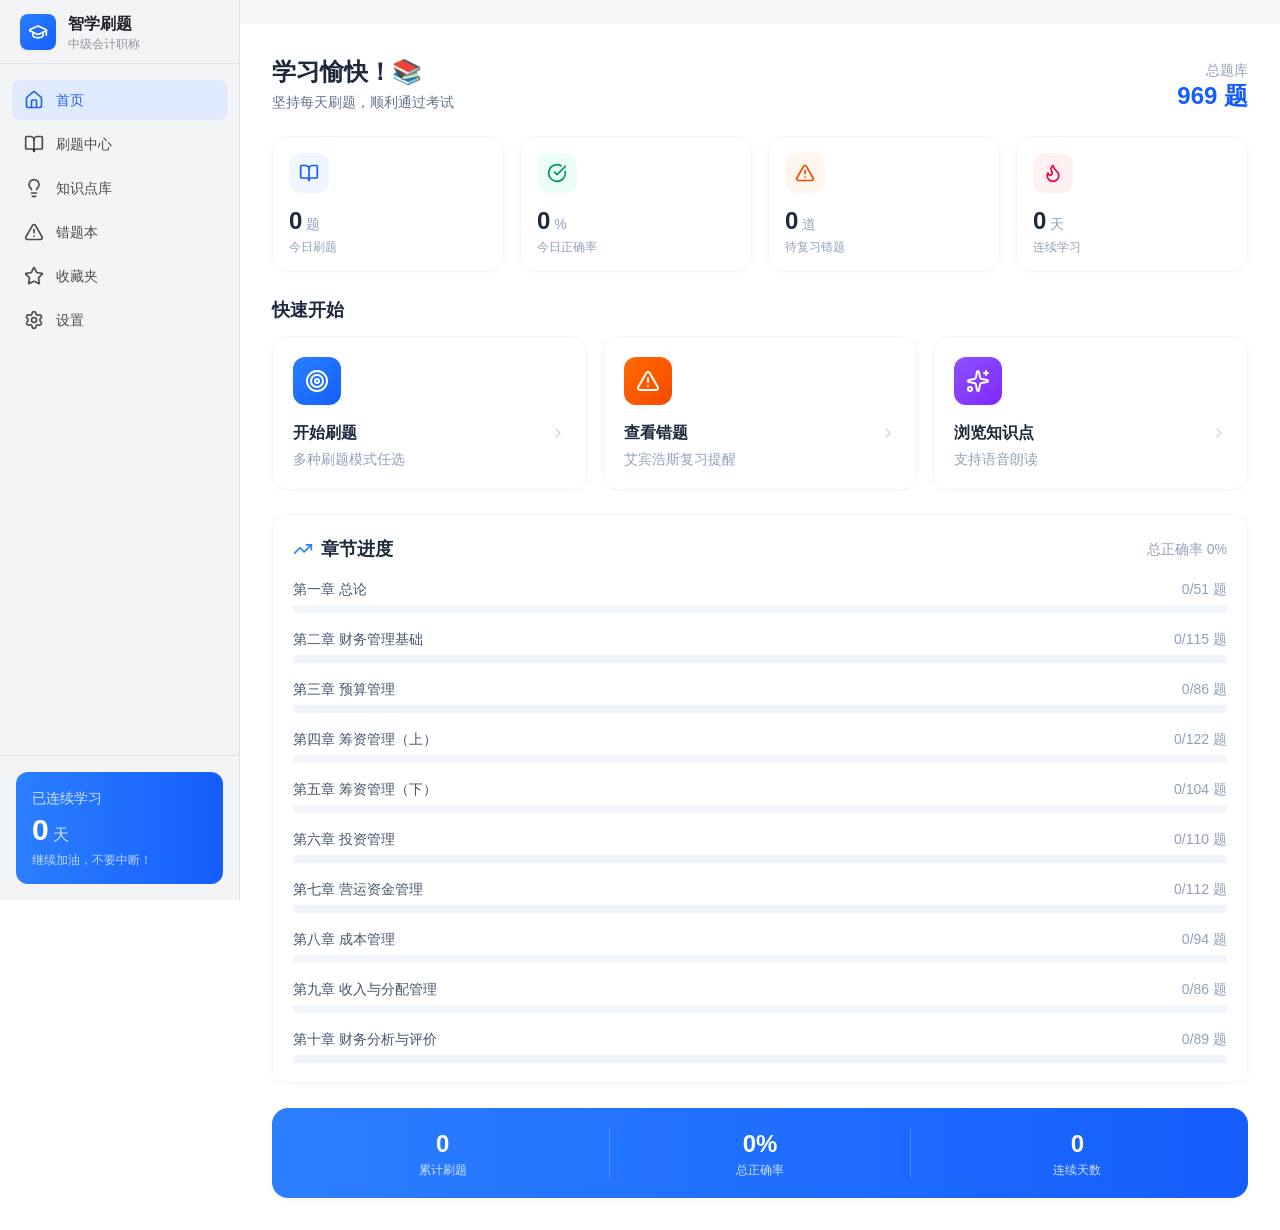
<file: index.html>
<!DOCTYPE html>
<html lang="zh">
<head>
  <meta charset="UTF-8">
  <meta name="viewport" content="width=device-width, initial-scale=1.0, maximum-scale=1.0, user-scalable=no">
  <title>智学刷题 - 中级会计职称</title>
  <meta name="description" content="中级会计职称刷题练习">
  <meta name="theme-color" content="#3b82f6">
  <script>
(function(){
  var need = false;
  try {
    if (typeof crypto === 'undefined' || typeof crypto.randomUUID !== 'function') need = true;
    if (typeof Object.hasOwn !== 'function') need = true;
    if (typeof [].at !== 'function') need = true;
    if (typeof [].findLast !== 'function') need = true;
  } catch(e) { need = true; }
  if (need) {
    document.write('<script src="./polyfills.js"></script>');
  }
})();
</script>
  <link rel="stylesheet" href="./assets/main-Cr-iP-on.css">
  <script type="module" crossorigin src="./assets/main-ueExtu6l.js"></script>
</head>
<body>
  <div id="root"></div>
</body>
</html>
</file>
<file: assets/main-Cr-iP-on.css>
@layer properties{@supports ((-webkit-hyphens:none) and (not (margin-trim:inline))) or ((-moz-orient:inline) and (not (color:rgb(from red r g b)))){*,:before,:after,::backdrop{--tw-translate-x:0;--tw-translate-y:0;--tw-translate-z:0;--tw-scale-x:1;--tw-scale-y:1;--tw-scale-z:1;--tw-rotate-x:initial;--tw-rotate-y:initial;--tw-rotate-z:initial;--tw-skew-x:initial;--tw-skew-y:initial;--tw-space-y-reverse:0;--tw-space-x-reverse:0;--tw-divide-y-reverse:0;--tw-border-style:solid;--tw-gradient-position:initial;--tw-gradient-from:#0000;--tw-gradient-via:#0000;--tw-gradient-to:#0000;--tw-gradient-stops:initial;--tw-gradient-via-stops:initial;--tw-gradient-from-position:0%;--tw-gradient-via-position:50%;--tw-gradient-to-position:100%;--tw-leading:initial;--tw-font-weight:initial;--tw-tracking:initial;--tw-ordinal:initial;--tw-slashed-zero:initial;--tw-numeric-figure:initial;--tw-numeric-spacing:initial;--tw-numeric-fraction:initial;--tw-shadow:0 0 #0000;--tw-shadow-color:initial;--tw-shadow-alpha:100%;--tw-inset-shadow:0 0 #0000;--tw-inset-shadow-color:initial;--tw-inset-shadow-alpha:100%;--tw-ring-color:initial;--tw-ring-shadow:0 0 #0000;--tw-inset-ring-color:initial;--tw-inset-ring-shadow:0 0 #0000;--tw-ring-inset:initial;--tw-ring-offset-width:0px;--tw-ring-offset-color:#fff;--tw-ring-offset-shadow:0 0 #0000;--tw-outline-style:solid;--tw-blur:initial;--tw-brightness:initial;--tw-contrast:initial;--tw-grayscale:initial;--tw-hue-rotate:initial;--tw-invert:initial;--tw-opacity:initial;--tw-saturate:initial;--tw-sepia:initial;--tw-drop-shadow:initial;--tw-drop-shadow-color:initial;--tw-drop-shadow-alpha:100%;--tw-drop-shadow-size:initial;--tw-backdrop-blur:initial;--tw-backdrop-brightness:initial;--tw-backdrop-contrast:initial;--tw-backdrop-grayscale:initial;--tw-backdrop-hue-rotate:initial;--tw-backdrop-invert:initial;--tw-backdrop-opacity:initial;--tw-backdrop-saturate:initial;--tw-backdrop-sepia:initial;--tw-duration:initial;--tw-ease:initial;--tw-content:"";--tw-animation-delay:0s;--tw-animation-direction:normal;--tw-animation-duration:initial;--tw-animation-fill-mode:none;--tw-animation-iteration-count:1;--tw-enter-blur:0;--tw-enter-opacity:1;--tw-enter-rotate:0;--tw-enter-scale:1;--tw-enter-translate-x:0;--tw-enter-translate-y:0;--tw-exit-blur:0;--tw-exit-opacity:1;--tw-exit-rotate:0;--tw-exit-scale:1;--tw-exit-translate-x:0;--tw-exit-translate-y:0}}}@layer theme{:root,:host{--font-sans:var(--font-sans);--font-serif:var(--font-serif);--font-mono:var(--font-mono);--color-red-50:oklch(97.1% .013 17.38);--color-red-100:oklch(93.6% .032 17.717);--color-red-200:oklch(88.5% .062 18.334);--color-red-400:oklch(70.4% .191 22.216);--color-red-500:oklch(63.7% .237 25.331);--color-red-600:oklch(57.7% .245 27.325);--color-red-700:oklch(50.5% .213 27.518);--color-red-800:oklch(44.4% .177 26.899);--color-red-900:oklch(39.6% .141 25.723);--color-orange-50:oklch(98% .016 73.684);--color-orange-100:oklch(95.4% .038 75.164);--color-orange-300:oklch(83.7% .128 66.29);--color-orange-400:oklch(75% .183 55.934);--color-orange-500:oklch(70.5% .213 47.604);--color-orange-600:oklch(64.6% .222 41.116);--color-orange-700:oklch(55.3% .195 38.402);--color-orange-900:oklch(40.8% .123 38.172);--color-yellow-50:oklch(98.7% .026 102.212);--color-yellow-100:oklch(97.3% .071 103.193);--color-yellow-200:oklch(94.5% .129 101.54);--color-yellow-400:oklch(85.2% .199 91.936);--color-yellow-500:oklch(79.5% .184 86.047);--color-yellow-600:oklch(68.1% .162 75.834);--color-yellow-900:oklch(42.1% .095 57.708);--color-green-500:oklch(72.3% .219 149.579);--color-emerald-50:oklch(97.9% .021 166.113);--color-emerald-100:oklch(95% .052 163.051);--color-emerald-300:oklch(84.5% .143 164.978);--color-emerald-400:oklch(76.5% .177 163.223);--color-emerald-500:oklch(69.6% .17 162.48);--color-emerald-600:oklch(59.6% .145 163.225);--color-emerald-700:oklch(50.8% .118 165.612);--color-emerald-900:oklch(37.8% .077 168.94);--color-blue-50:oklch(97% .014 254.604);--color-blue-100:oklch(93.2% .032 255.585);--color-blue-200:oklch(88.2% .059 254.128);--color-blue-300:oklch(80.9% .105 251.813);--color-blue-400:oklch(70.7% .165 254.624);--color-blue-500:oklch(62.3% .214 259.815);--color-blue-600:oklch(54.6% .245 262.881);--color-blue-700:oklch(48.8% .243 264.376);--color-blue-900:oklch(37.9% .146 265.522);--color-violet-50:oklch(96.9% .016 293.756);--color-violet-200:oklch(89.4% .057 293.283);--color-violet-500:oklch(60.6% .25 292.717);--color-violet-600:oklch(54.1% .281 293.009);--color-violet-900:oklch(38% .189 293.745);--color-purple-50:oklch(97.7% .014 308.299);--color-purple-400:oklch(71.4% .203 305.504);--color-purple-500:oklch(62.7% .265 303.9);--color-purple-600:oklch(55.8% .288 302.321);--color-purple-900:oklch(38.1% .176 304.987);--color-pink-600:oklch(59.2% .249 .584);--color-rose-50:oklch(96.9% .015 12.422);--color-rose-400:oklch(71.2% .194 13.428);--color-rose-500:oklch(64.5% .246 16.439);--color-rose-600:oklch(58.6% .253 17.585);--color-rose-900:oklch(41% .159 10.272);--color-slate-50:oklch(98.4% .003 247.858);--color-slate-100:oklch(96.8% .007 247.896);--color-slate-200:oklch(92.9% .013 255.508);--color-slate-300:oklch(86.9% .022 252.894);--color-slate-400:oklch(70.4% .04 256.788);--color-slate-500:oklch(55.4% .046 257.417);--color-slate-600:oklch(44.6% .043 257.281);--color-slate-700:oklch(37.2% .044 257.287);--color-slate-800:oklch(27.9% .041 260.031);--color-slate-900:oklch(20.8% .042 265.755);--color-gray-50:oklch(98.5% .002 247.839);--color-gray-200:oklch(92.8% .006 264.531);--color-neutral-300:oklch(87% 0 0);--color-neutral-500:oklch(55.6% 0 0);--color-neutral-700:oklch(37.1% 0 0);--color-neutral-950:oklch(14.5% 0 0);--color-black:#000;--color-white:#fff;--spacing:.25rem;--container-sm:24rem;--container-md:28rem;--container-lg:32rem;--container-2xl:42rem;--container-3xl:48rem;--container-4xl:56rem;--container-5xl:64rem;--text-xs:.75rem;--text-xs--line-height:calc(1 / .75);--text-sm:.875rem;--text-sm--line-height:calc(1.25 / .875);--text-base:1rem;--text-base--line-height: 1.5 ;--text-lg:1.125rem;--text-lg--line-height:calc(1.75 / 1.125);--text-xl:1.25rem;--text-xl--line-height:calc(1.75 / 1.25);--text-2xl:1.5rem;--text-2xl--line-height:calc(2 / 1.5);--text-3xl:1.875rem;--text-3xl--line-height: 1.2 ;--text-4xl:2.25rem;--text-4xl--line-height:calc(2.5 / 2.25);--font-weight-normal:400;--font-weight-medium:500;--font-weight-semibold:600;--font-weight-bold:700;--tracking-tight:-.025em;--tracking-wide:.025em;--tracking-widest:.1em;--leading-tight:1.25;--leading-snug:1.375;--leading-normal:1.5;--leading-relaxed:1.625;--radius-xs:.125rem;--radius-2xl:1rem;--shadow-2xs:var(--shadow-2xs);--shadow-xs:var(--shadow-xs);--shadow-sm:var(--shadow-sm);--shadow-md:var(--shadow-md);--shadow-lg:var(--shadow-lg);--shadow-xl:var(--shadow-xl);--shadow-2xl:var(--shadow-2xl);--ease-out:cubic-bezier(0, 0, .2, 1);--ease-in-out:cubic-bezier(.4, 0, .2, 1);--animate-spin:spin 1s linear infinite;--animate-pulse:pulse 2s cubic-bezier(.4, 0, .6, 1) infinite;--blur-sm:8px;--aspect-video:16 / 9;--default-transition-duration:.15s;--default-transition-timing-function:cubic-bezier(.4, 0, .2, 1);--default-font-family:var(--font-sans);--default-mono-font-family:var(--font-mono);--shadow:var(--shadow);--color-card-foreground:var(--card-foreground);--color-muted-foreground:var(--muted-foreground);--color-border:var(--border)}}@layer base{*,:after,:before,::backdrop{box-sizing:border-box;border:0 solid;margin:0;padding:0}::file-selector-button{box-sizing:border-box;border:0 solid;margin:0;padding:0}html,:host{-webkit-text-size-adjust:100%;-moz-tab-size:4;-o-tab-size:4;tab-size:4;line-height:1.5;font-family:var(--default-font-family,ui-sans-serif, system-ui, sans-serif, "Apple Color Emoji", "Segoe UI Emoji", "Segoe UI Symbol", "Noto Color Emoji");font-feature-settings:var(--default-font-feature-settings,normal);font-variation-settings:var(--default-font-variation-settings,normal);-webkit-tap-highlight-color:transparent}hr{height:0;color:inherit;border-top-width:1px}abbr:where([title]){-webkit-text-decoration:underline dotted;text-decoration:underline dotted}h1,h2,h3,h4,h5,h6{font-size:inherit;font-weight:inherit}a{color:inherit;-webkit-text-decoration:inherit;text-decoration:inherit}b,strong{font-weight:bolder}code,kbd,samp,pre{font-family:var(--default-mono-font-family,ui-monospace, SFMono-Regular, Menlo, Monaco, Consolas, "Liberation Mono", "Courier New", monospace);font-feature-settings:var(--default-mono-font-feature-settings,normal);font-variation-settings:var(--default-mono-font-variation-settings,normal);font-size:1em}small{font-size:80%}sub,sup{vertical-align:baseline;font-size:75%;line-height:0;position:relative}sub{bottom:-.25em}sup{top:-.5em}table{text-indent:0;border-color:inherit;border-collapse:collapse}:-moz-focusring{outline:auto}progress{vertical-align:baseline}summary{display:list-item}ol,ul,menu{list-style:none}img,svg,video,canvas,audio,iframe,embed,object{vertical-align:middle;display:block}img,video{max-width:100%;height:auto}button,input,select,optgroup,textarea{font:inherit;font-feature-settings:inherit;font-variation-settings:inherit;letter-spacing:inherit;color:inherit;opacity:1;background-color:#0000;border-radius:0}::file-selector-button{font:inherit;font-feature-settings:inherit;font-variation-settings:inherit;letter-spacing:inherit;color:inherit;opacity:1;background-color:#0000;border-radius:0}:where(select:is([multiple],[size])) optgroup{font-weight:bolder}:where(select:is([multiple],[size])) optgroup option{padding-inline-start:20px}::file-selector-button{margin-inline-end:4px}::-moz-placeholder{opacity:1}::placeholder{opacity:1}@supports (not (-webkit-appearance:-apple-pay-button)) or (contain-intrinsic-size:1px){::-moz-placeholder{color:currentColor}::placeholder{color:currentColor}@supports (color:color-mix(in lab,red,red)){::-moz-placeholder{color:color-mix(in oklab,currentcolor 50%,transparent)}::placeholder{color:color-mix(in oklab,currentcolor 50%,transparent)}}}textarea{resize:vertical}::-webkit-search-decoration{-webkit-appearance:none}::-webkit-date-and-time-value{min-height:1lh;text-align:inherit}::-webkit-datetime-edit{display:inline-flex}::-webkit-datetime-edit-fields-wrapper{padding:0}::-webkit-datetime-edit{padding-block:0}::-webkit-datetime-edit-year-field{padding-block:0}::-webkit-datetime-edit-month-field{padding-block:0}::-webkit-datetime-edit-day-field{padding-block:0}::-webkit-datetime-edit-hour-field{padding-block:0}::-webkit-datetime-edit-minute-field{padding-block:0}::-webkit-datetime-edit-second-field{padding-block:0}::-webkit-datetime-edit-millisecond-field{padding-block:0}::-webkit-datetime-edit-meridiem-field{padding-block:0}::-webkit-calendar-picker-indicator{line-height:1}:-moz-ui-invalid{box-shadow:none}button,input:where([type=button],[type=reset],[type=submit]){-webkit-appearance:button;-moz-appearance:button;appearance:button}::file-selector-button{-webkit-appearance:button;-moz-appearance:button;appearance:button}::-webkit-inner-spin-button{height:auto}::-webkit-outer-spin-button{height:auto}[hidden]:where(:not([hidden=until-found])){display:none!important}}@layer components;@layer utilities{.\@container\/field-group{container:field-group/inline-size}.pointer-events-none{pointer-events:none}.invisible{visibility:hidden}.visible{visibility:visible}.sr-only{clip-path:inset(50%);white-space:nowrap;border-width:0;width:1px;height:1px;margin:-1px;padding:0;position:absolute;overflow:hidden}.absolute{position:absolute}.fixed{position:fixed}.relative{position:relative}.static{position:static}.inset-0{inset:calc(var(--spacing) * 0)}.inset-x-0{inset-inline:calc(var(--spacing) * 0)}.inset-y-0{inset-block:calc(var(--spacing) * 0)}.-top-1{top:calc(var(--spacing) * -1)}.-top-1\.5{top:calc(var(--spacing) * -1.5)}.-top-12{top:calc(var(--spacing) * -12)}.top-0{top:calc(var(--spacing) * 0)}.top-0\.5{top:calc(var(--spacing) * .5)}.top-1\.5{top:calc(var(--spacing) * 1.5)}.top-1\/2{top:50%}.top-2{top:calc(var(--spacing) * 2)}.top-3\.5{top:calc(var(--spacing) * 3.5)}.top-4{top:calc(var(--spacing) * 4)}.top-\[1px\]{top:1px}.top-\[8px\]{top:8px}.top-\[50\%\]{top:50%}.top-\[60\%\]{top:60%}.top-full{top:100%}.-right-1\.5{right:calc(var(--spacing) * -1.5)}.-right-2{right:calc(var(--spacing) * -2)}.-right-12{right:calc(var(--spacing) * -12)}.right-0{right:calc(var(--spacing) * 0)}.right-1{right:calc(var(--spacing) * 1)}.right-2{right:calc(var(--spacing) * 2)}.right-3{right:calc(var(--spacing) * 3)}.right-3\.5{right:calc(var(--spacing) * 3.5)}.right-4{right:calc(var(--spacing) * 4)}.right-\[12px\]{right:12px}.-bottom-1\.5{bottom:calc(var(--spacing) * -1.5)}.-bottom-12{bottom:calc(var(--spacing) * -12)}.bottom-0{bottom:calc(var(--spacing) * 0)}.bottom-2{bottom:calc(var(--spacing) * 2)}.bottom-4{bottom:calc(var(--spacing) * 4)}.bottom-\[12px\]{bottom:12px}.bottom-\[80px\]{bottom:80px}.-left-1\.5{left:calc(var(--spacing) * -1.5)}.-left-12{left:calc(var(--spacing) * -12)}.left-0{left:calc(var(--spacing) * 0)}.left-0\.5{left:calc(var(--spacing) * .5)}.left-1\/2{left:50%}.left-2{left:calc(var(--spacing) * 2)}.left-3{left:calc(var(--spacing) * 3)}.left-4{left:calc(var(--spacing) * 4)}.left-\[16px\]{left:16px}.left-\[50\%\]{left:50%}.isolate{isolation:isolate}.z-0{z-index:0}.z-10{z-index:10}.z-20{z-index:20}.z-30{z-index:30}.z-40{z-index:40}.z-50{z-index:50}.z-\[1\]{z-index:1}.z-\[99999\]{z-index:99999}.z-\[10000000\]{z-index:10000000}.z-\[10000001\]{z-index:10000001}.order-first{order:-9999}.order-last{order:9999}.col-start-2{grid-column-start:2}.container{width:100%}@media(min-width:40rem){.container{max-width:40rem}}@media(min-width:48rem){.container{max-width:48rem}}@media(min-width:64rem){.container{max-width:64rem}}@media(min-width:80rem){.container{max-width:80rem}}@media(min-width:96rem){.container{max-width:96rem}}.\!m-0{margin:calc(var(--spacing) * 0)!important}.m-0{margin:calc(var(--spacing) * 0)}.m-0\!{margin:calc(var(--spacing) * 0)!important}.-mx-1{margin-inline:calc(var(--spacing) * -1)}.-mx-4{margin-inline:calc(var(--spacing) * -4)}.mx-0\.5{margin-inline:calc(var(--spacing) * .5)}.mx-2{margin-inline:calc(var(--spacing) * 2)}.mx-3\.5{margin-inline:calc(var(--spacing) * 3.5)}.mx-auto{margin-inline:auto}.-my-2{margin-block:calc(var(--spacing) * -2)}.my-0{margin-block:calc(var(--spacing) * 0)}.my-0\.5{margin-block:calc(var(--spacing) * .5)}.my-1{margin-block:calc(var(--spacing) * 1)}.my-3{margin-block:calc(var(--spacing) * 3)}.my-4{margin-block:calc(var(--spacing) * 4)}.my-6{margin-block:calc(var(--spacing) * 6)}.my-\[3px\]{margin-block:3px}.ms-\[-1px\]{margin-inline-start:-1px}.me-\[-1px\]{margin-inline-end:-1px}.prose{color:var(--tw-prose-body);max-width:65ch}.prose :where(p):not(:where([class~=not-prose],[class~=not-prose] *)){margin-top:1.25em;margin-bottom:1.25em}.prose :where([class~=lead]):not(:where([class~=not-prose],[class~=not-prose] *)){color:var(--tw-prose-lead);margin-top:1.2em;margin-bottom:1.2em;font-size:1.25em;line-height:1.6}.prose :where(a):not(:where([class~=not-prose],[class~=not-prose] *)){color:var(--tw-prose-links);font-weight:500;text-decoration:underline}.prose :where(strong):not(:where([class~=not-prose],[class~=not-prose] *)){color:var(--tw-prose-bold);font-weight:600}.prose :where(a strong):not(:where([class~=not-prose],[class~=not-prose] *)),.prose :where(blockquote strong):not(:where([class~=not-prose],[class~=not-prose] *)),.prose :where(thead th strong):not(:where([class~=not-prose],[class~=not-prose] *)){color:inherit}.prose :where(ol):not(:where([class~=not-prose],[class~=not-prose] *)){margin-top:1.25em;margin-bottom:1.25em;padding-inline-start:1.625em;list-style-type:decimal}.prose :where(ol[type=A]):not(:where([class~=not-prose],[class~=not-prose] *)){list-style-type:upper-alpha}.prose :where(ol[type=a]):not(:where([class~=not-prose],[class~=not-prose] *)){list-style-type:lower-alpha}.prose :where(ol[type=A s]):not(:where([class~=not-prose],[class~=not-prose] *)){list-style-type:upper-alpha}.prose :where(ol[type=a s]):not(:where([class~=not-prose],[class~=not-prose] *)){list-style-type:lower-alpha}.prose :where(ol[type=I]):not(:where([class~=not-prose],[class~=not-prose] *)){list-style-type:upper-roman}.prose :where(ol[type=i]):not(:where([class~=not-prose],[class~=not-prose] *)){list-style-type:lower-roman}.prose :where(ol[type=I s]):not(:where([class~=not-prose],[class~=not-prose] *)){list-style-type:upper-roman}.prose :where(ol[type=i s]):not(:where([class~=not-prose],[class~=not-prose] *)){list-style-type:lower-roman}.prose :where(ol[type="1"]):not(:where([class~=not-prose],[class~=not-prose] *)){list-style-type:decimal}.prose :where(ul):not(:where([class~=not-prose],[class~=not-prose] *)){margin-top:1.25em;margin-bottom:1.25em;padding-inline-start:1.625em;list-style-type:disc}.prose :where(ol>li):not(:where([class~=not-prose],[class~=not-prose] *))::marker{color:var(--tw-prose-counters);font-weight:400}.prose :where(ul>li):not(:where([class~=not-prose],[class~=not-prose] *))::marker{color:var(--tw-prose-bullets)}.prose :where(dt):not(:where([class~=not-prose],[class~=not-prose] *)){color:var(--tw-prose-headings);margin-top:1.25em;font-weight:600}.prose :where(hr):not(:where([class~=not-prose],[class~=not-prose] *)){border-color:var(--tw-prose-hr);border-top-width:1px;margin-top:3em;margin-bottom:3em}.prose :where(blockquote):not(:where([class~=not-prose],[class~=not-prose] *)){color:var(--tw-prose-quotes);border-inline-start-width:.25rem;border-inline-start-color:var(--tw-prose-quote-borders);quotes:"“""”""‘""’";margin-top:1.6em;margin-bottom:1.6em;padding-inline-start:1em;font-style:italic;font-weight:500}.prose :where(blockquote p:first-of-type):not(:where([class~=not-prose],[class~=not-prose] *)):before{content:open-quote}.prose :where(blockquote p:last-of-type):not(:where([class~=not-prose],[class~=not-prose] *)):after{content:close-quote}.prose :where(h1):not(:where([class~=not-prose],[class~=not-prose] *)){color:var(--tw-prose-headings);margin-top:0;margin-bottom:.888889em;font-size:2.25em;font-weight:800;line-height:1.11111}.prose :where(h1 strong):not(:where([class~=not-prose],[class~=not-prose] *)){color:inherit;font-weight:900}.prose :where(h2):not(:where([class~=not-prose],[class~=not-prose] *)){color:var(--tw-prose-headings);margin-top:2em;margin-bottom:1em;font-size:1.5em;font-weight:700;line-height:1.33333}.prose :where(h2 strong):not(:where([class~=not-prose],[class~=not-prose] *)){color:inherit;font-weight:800}.prose :where(h3):not(:where([class~=not-prose],[class~=not-prose] *)){color:var(--tw-prose-headings);margin-top:1.6em;margin-bottom:.6em;font-size:1.25em;font-weight:600;line-height:1.6}.prose :where(h3 strong):not(:where([class~=not-prose],[class~=not-prose] *)){color:inherit;font-weight:700}.prose :where(h4):not(:where([class~=not-prose],[class~=not-prose] *)){color:var(--tw-prose-headings);margin-top:1.5em;margin-bottom:.5em;font-weight:600;line-height:1.5}.prose :where(h4 strong):not(:where([class~=not-prose],[class~=not-prose] *)){color:inherit;font-weight:700}.prose :where(img):not(:where([class~=not-prose],[class~=not-prose] *)){margin-top:2em;margin-bottom:2em}.prose :where(picture):not(:where([class~=not-prose],[class~=not-prose] *)){margin-top:2em;margin-bottom:2em;display:block}.prose :where(video):not(:where([class~=not-prose],[class~=not-prose] *)){margin-top:2em;margin-bottom:2em}.prose :where(kbd):not(:where([class~=not-prose],[class~=not-prose] *)){color:var(--tw-prose-kbd);box-shadow:0 0 0 1px var(--tw-prose-kbd-shadows),0 3px 0 var(--tw-prose-kbd-shadows);padding-top:.1875em;padding-inline-end:.375em;padding-bottom:.1875em;border-radius:.3125rem;padding-inline-start:.375em;font-family:inherit;font-size:.875em;font-weight:500}.prose :where(code):not(:where([class~=not-prose],[class~=not-prose] *)){color:var(--tw-prose-code);font-size:.875em;font-weight:600}.prose :where(code):not(:where([class~=not-prose],[class~=not-prose] *)):before,.prose :where(code):not(:where([class~=not-prose],[class~=not-prose] *)):after{content:"`"}.prose :where(a code):not(:where([class~=not-prose],[class~=not-prose] *)),.prose :where(h1 code):not(:where([class~=not-prose],[class~=not-prose] *)){color:inherit}.prose :where(h2 code):not(:where([class~=not-prose],[class~=not-prose] *)){color:inherit;font-size:.875em}.prose :where(h3 code):not(:where([class~=not-prose],[class~=not-prose] *)){color:inherit;font-size:.9em}.prose :where(h4 code):not(:where([class~=not-prose],[class~=not-prose] *)),.prose :where(blockquote code):not(:where([class~=not-prose],[class~=not-prose] *)),.prose :where(thead th code):not(:where([class~=not-prose],[class~=not-prose] *)){color:inherit}.prose :where(pre):not(:where([class~=not-prose],[class~=not-prose] *)){color:var(--tw-prose-pre-code);background-color:var(--tw-prose-pre-bg);padding-top:.857143em;padding-inline-end:1.14286em;padding-bottom:.857143em;border-radius:.375rem;margin-top:1.71429em;margin-bottom:1.71429em;padding-inline-start:1.14286em;font-size:.875em;font-weight:400;line-height:1.71429;overflow-x:auto}.prose :where(pre code):not(:where([class~=not-prose],[class~=not-prose] *)){font-weight:inherit;color:inherit;font-size:inherit;font-family:inherit;line-height:inherit;background-color:#0000;border-width:0;border-radius:0;padding:0}.prose :where(pre code):not(:where([class~=not-prose],[class~=not-prose] *)):before,.prose :where(pre code):not(:where([class~=not-prose],[class~=not-prose] *)):after{content:none}.prose :where(table):not(:where([class~=not-prose],[class~=not-prose] *)){table-layout:auto;width:100%;margin-top:2em;margin-bottom:2em;font-size:.875em;line-height:1.71429}.prose :where(thead):not(:where([class~=not-prose],[class~=not-prose] *)){border-bottom-width:1px;border-bottom-color:var(--tw-prose-th-borders)}.prose :where(thead th):not(:where([class~=not-prose],[class~=not-prose] *)){color:var(--tw-prose-headings);vertical-align:bottom;padding-inline-end:.571429em;padding-bottom:.571429em;padding-inline-start:.571429em;font-weight:600}.prose :where(tbody tr):not(:where([class~=not-prose],[class~=not-prose] *)){border-bottom-width:1px;border-bottom-color:var(--tw-prose-td-borders)}.prose :where(tbody tr:last-child):not(:where([class~=not-prose],[class~=not-prose] *)){border-bottom-width:0}.prose :where(tbody td):not(:where([class~=not-prose],[class~=not-prose] *)){vertical-align:baseline}.prose :where(tfoot):not(:where([class~=not-prose],[class~=not-prose] *)){border-top-width:1px;border-top-color:var(--tw-prose-th-borders)}.prose :where(tfoot td):not(:where([class~=not-prose],[class~=not-prose] *)){vertical-align:top}.prose :where(th,td):not(:where([class~=not-prose],[class~=not-prose] *)){text-align:start}.prose :where(figure>*):not(:where([class~=not-prose],[class~=not-prose] *)){margin-top:0;margin-bottom:0}.prose :where(figcaption):not(:where([class~=not-prose],[class~=not-prose] *)){color:var(--tw-prose-captions);margin-top:.857143em;font-size:.875em;line-height:1.42857}.prose{--tw-prose-body:oklch(37.3% .034 259.733);--tw-prose-headings:oklch(21% .034 264.665);--tw-prose-lead:oklch(44.6% .03 256.802);--tw-prose-links:oklch(21% .034 264.665);--tw-prose-bold:oklch(21% .034 264.665);--tw-prose-counters:oklch(55.1% .027 264.364);--tw-prose-bullets:oklch(87.2% .01 258.338);--tw-prose-hr:oklch(92.8% .006 264.531);--tw-prose-quotes:oklch(21% .034 264.665);--tw-prose-quote-borders:oklch(92.8% .006 264.531);--tw-prose-captions:oklch(55.1% .027 264.364);--tw-prose-kbd:oklch(21% .034 264.665);--tw-prose-kbd-shadows:oklab(21% -.00316127 -.0338527/.1);--tw-prose-code:oklch(21% .034 264.665);--tw-prose-pre-code:oklch(92.8% .006 264.531);--tw-prose-pre-bg:oklch(27.8% .033 256.848);--tw-prose-th-borders:oklch(87.2% .01 258.338);--tw-prose-td-borders:oklch(92.8% .006 264.531);--tw-prose-invert-body:oklch(87.2% .01 258.338);--tw-prose-invert-headings:#fff;--tw-prose-invert-lead:oklch(70.7% .022 261.325);--tw-prose-invert-links:#fff;--tw-prose-invert-bold:#fff;--tw-prose-invert-counters:oklch(70.7% .022 261.325);--tw-prose-invert-bullets:oklch(44.6% .03 256.802);--tw-prose-invert-hr:oklch(37.3% .034 259.733);--tw-prose-invert-quotes:oklch(96.7% .003 264.542);--tw-prose-invert-quote-borders:oklch(37.3% .034 259.733);--tw-prose-invert-captions:oklch(70.7% .022 261.325);--tw-prose-invert-kbd:#fff;--tw-prose-invert-kbd-shadows:#ffffff1a;--tw-prose-invert-code:#fff;--tw-prose-invert-pre-code:oklch(87.2% .01 258.338);--tw-prose-invert-pre-bg:#00000080;--tw-prose-invert-th-borders:oklch(44.6% .03 256.802);--tw-prose-invert-td-borders:oklch(37.3% .034 259.733);font-size:1rem;line-height:1.75}.prose :where(picture>img):not(:where([class~=not-prose],[class~=not-prose] *)){margin-top:0;margin-bottom:0}.prose :where(li):not(:where([class~=not-prose],[class~=not-prose] *)){margin-top:.5em;margin-bottom:.5em}.prose :where(ol>li):not(:where([class~=not-prose],[class~=not-prose] *)),.prose :where(ul>li):not(:where([class~=not-prose],[class~=not-prose] *)){padding-inline-start:.375em}.prose :where(.prose>ul>li p):not(:where([class~=not-prose],[class~=not-prose] *)){margin-top:.75em;margin-bottom:.75em}.prose :where(.prose>ul>li>p:first-child):not(:where([class~=not-prose],[class~=not-prose] *)){margin-top:1.25em}.prose :where(.prose>ul>li>p:last-child):not(:where([class~=not-prose],[class~=not-prose] *)){margin-bottom:1.25em}.prose :where(.prose>ol>li>p:first-child):not(:where([class~=not-prose],[class~=not-prose] *)){margin-top:1.25em}.prose :where(.prose>ol>li>p:last-child):not(:where([class~=not-prose],[class~=not-prose] *)){margin-bottom:1.25em}.prose :where(ul ul,ul ol,ol ul,ol ol):not(:where([class~=not-prose],[class~=not-prose] *)){margin-top:.75em;margin-bottom:.75em}.prose :where(dl):not(:where([class~=not-prose],[class~=not-prose] *)){margin-top:1.25em;margin-bottom:1.25em}.prose :where(dd):not(:where([class~=not-prose],[class~=not-prose] *)){margin-top:.5em;padding-inline-start:1.625em}.prose :where(hr+*):not(:where([class~=not-prose],[class~=not-prose] *)),.prose :where(h2+*):not(:where([class~=not-prose],[class~=not-prose] *)),.prose :where(h3+*):not(:where([class~=not-prose],[class~=not-prose] *)),.prose :where(h4+*):not(:where([class~=not-prose],[class~=not-prose] *)){margin-top:0}.prose :where(thead th:first-child):not(:where([class~=not-prose],[class~=not-prose] *)){padding-inline-start:0}.prose :where(thead th:last-child):not(:where([class~=not-prose],[class~=not-prose] *)){padding-inline-end:0}.prose :where(tbody td,tfoot td):not(:where([class~=not-prose],[class~=not-prose] *)){padding-top:.571429em;padding-inline-end:.571429em;padding-bottom:.571429em;padding-inline-start:.571429em}.prose :where(tbody td:first-child,tfoot td:first-child):not(:where([class~=not-prose],[class~=not-prose] *)){padding-inline-start:0}.prose :where(tbody td:last-child,tfoot td:last-child):not(:where([class~=not-prose],[class~=not-prose] *)){padding-inline-end:0}.prose :where(figure):not(:where([class~=not-prose],[class~=not-prose] *)){margin-top:2em;margin-bottom:2em}.prose :where(.prose>:first-child):not(:where([class~=not-prose],[class~=not-prose] *)){margin-top:0}.prose :where(.prose>:last-child):not(:where([class~=not-prose],[class~=not-prose] *)){margin-bottom:0}.-mt-1{margin-top:calc(var(--spacing) * -1)}.-mt-4{margin-top:calc(var(--spacing) * -4)}.-mt-16{margin-top:calc(var(--spacing) * -16)}.mt-0\.5{margin-top:calc(var(--spacing) * .5)}.mt-1{margin-top:calc(var(--spacing) * 1)}.mt-1\.5{margin-top:calc(var(--spacing) * 1.5)}.mt-2{margin-top:calc(var(--spacing) * 2)}.mt-3{margin-top:calc(var(--spacing) * 3)}.mt-4{margin-top:calc(var(--spacing) * 4)}.mt-6{margin-top:calc(var(--spacing) * 6)}.mt-\[-1px\]{margin-top:-1px}.mt-\[22px\]{margin-top:22px}.mt-\[68px\]{margin-top:68px}.mt-auto{margin-top:auto}.-mr-1{margin-right:calc(var(--spacing) * -1)}.mr-1{margin-right:calc(var(--spacing) * 1)}.mr-2{margin-right:calc(var(--spacing) * 2)}.mb-0\.5{margin-bottom:calc(var(--spacing) * .5)}.mb-1{margin-bottom:calc(var(--spacing) * 1)}.mb-1\.5{margin-bottom:calc(var(--spacing) * 1.5)}.mb-2{margin-bottom:calc(var(--spacing) * 2)}.mb-3{margin-bottom:calc(var(--spacing) * 3)}.mb-4{margin-bottom:calc(var(--spacing) * 4)}.mb-6{margin-bottom:calc(var(--spacing) * 6)}.-ml-4{margin-left:calc(var(--spacing) * -4)}.ml-0{margin-left:calc(var(--spacing) * 0)}.ml-0\.5{margin-left:calc(var(--spacing) * .5)}.ml-1{margin-left:calc(var(--spacing) * 1)}.ml-2{margin-left:calc(var(--spacing) * 2)}.ml-4{margin-left:calc(var(--spacing) * 4)}.ml-auto{margin-left:auto}.line-clamp-1{-webkit-line-clamp:1;-webkit-box-orient:vertical;display:-webkit-box;overflow:hidden}.line-clamp-2{-webkit-line-clamp:2;-webkit-box-orient:vertical;display:-webkit-box;overflow:hidden}.block{display:block}.flex{display:flex}.grid{display:grid}.hidden{display:none}.inline{display:inline}.inline-block{display:inline-block}.inline-flex{display:inline-flex}.list-item{display:list-item}.table{display:table}.table-caption{display:table-caption}.table-cell{display:table-cell}.table-row{display:table-row}.field-sizing-content{field-sizing:content}.aspect-square{aspect-ratio:1}.aspect-video{aspect-ratio:var(--aspect-video)}.size-\(--cell-size\){width:var(--cell-size);height:var(--cell-size)}.size-2{width:calc(var(--spacing) * 2);height:calc(var(--spacing) * 2)}.size-2\.5{width:calc(var(--spacing) * 2.5);height:calc(var(--spacing) * 2.5)}.size-3{width:calc(var(--spacing) * 3);height:calc(var(--spacing) * 3)}.size-3\.5{width:calc(var(--spacing) * 3.5);height:calc(var(--spacing) * 3.5)}.size-4{width:calc(var(--spacing) * 4);height:calc(var(--spacing) * 4)}.size-4\.5{width:calc(var(--spacing) * 4.5);height:calc(var(--spacing) * 4.5)}.size-5{width:calc(var(--spacing) * 5);height:calc(var(--spacing) * 5)}.size-6{width:calc(var(--spacing) * 6);height:calc(var(--spacing) * 6)}.size-7{width:calc(var(--spacing) * 7);height:calc(var(--spacing) * 7)}.size-8{width:calc(var(--spacing) * 8);height:calc(var(--spacing) * 8)}.size-9{width:calc(var(--spacing) * 9);height:calc(var(--spacing) * 9)}.size-10{width:calc(var(--spacing) * 10);height:calc(var(--spacing) * 10)}.size-22\.5{width:calc(var(--spacing) * 22.5);height:calc(var(--spacing) * 22.5)}.size-\[20px\]{width:20px;height:20px}.size-\[24px\]{width:24px;height:24px}.size-auto{width:auto;height:auto}.size-full{width:100%;height:100%}.h-\(--cell-size\){height:var(--cell-size)}.h-1\.5{height:calc(var(--spacing) * 1.5)}.h-2{height:calc(var(--spacing) * 2)}.h-2\.5{height:calc(var(--spacing) * 2.5)}.h-3{height:calc(var(--spacing) * 3)}.h-3\!{height:calc(var(--spacing) * 3)!important}.h-3\.5{height:calc(var(--spacing) * 3.5)}.h-4{height:calc(var(--spacing) * 4)}.h-5{height:calc(var(--spacing) * 5)}.h-6{height:calc(var(--spacing) * 6)}.h-7{height:calc(var(--spacing) * 7)}.h-8{height:calc(var(--spacing) * 8)}.h-9{height:calc(var(--spacing) * 9)}.h-10{height:calc(var(--spacing) * 10)}.h-11{height:calc(var(--spacing) * 11)}.h-12{height:calc(var(--spacing) * 12)}.h-14{height:calc(var(--spacing) * 14)}.h-16{height:calc(var(--spacing) * 16)}.h-20{height:calc(var(--spacing) * 20)}.h-24{height:calc(var(--spacing) * 24)}.h-34{height:calc(var(--spacing) * 34)}.h-64{height:calc(var(--spacing) * 64)}.h-96{height:calc(var(--spacing) * 96)}.h-130{height:calc(var(--spacing) * 130)}.h-\[1\.15rem\]{height:1.15rem}.h-\[12px\]{height:12px}.h-\[14px\]{height:14px}.h-\[16px\]{height:16px}.h-\[22px\]{height:22px}.h-\[34px\]{height:34px}.h-\[42px\]{height:42px}.h-\[46px\]{height:46px}.h-\[50px\]{height:50px}.h-\[90px\]{height:90px}.h-\[128px\]{height:128px}.h-\[136px\]{height:136px}.h-\[468px\]{height:468px}.h-\[calc\(100\%-1px\)\]{height:calc(100% - 1px)}.h-\[calc\(100vh-4rem\)\]{height:calc(100vh - 4rem)}.h-\[calc\(100vh-8rem\)\]{height:calc(100vh - 8rem)}.h-\[calc\(100vh-64px\)\]{height:calc(100vh - 64px)}.h-\[var\(--radix-navigation-menu-viewport-height\)\]{height:var(--radix-navigation-menu-viewport-height)}.h-\[var\(--radix-select-trigger-height\)\]{height:var(--radix-select-trigger-height)}.h-auto{height:auto}.h-full{height:100%}.h-px{height:1px}.h-screen{height:100vh}.h-svh{height:100svh}.max-h-\(--radix-context-menu-content-available-height\){max-height:var(--radix-context-menu-content-available-height)}.max-h-\(--radix-dropdown-menu-content-available-height\){max-height:var(--radix-dropdown-menu-content-available-height)}.max-h-\(--radix-select-content-available-height\){max-height:var(--radix-select-content-available-height)}.max-h-60{max-height:calc(var(--spacing) * 60)}.max-h-100{max-height:calc(var(--spacing) * 100)}.max-h-140{max-height:calc(var(--spacing) * 140)}.max-h-\[80vh\]{max-height:80vh}.max-h-\[165px\]{max-height:165px}.max-h-\[300px\]{max-height:300px}.min-h-0{min-height:calc(var(--spacing) * 0)}.min-h-4{min-height:calc(var(--spacing) * 4)}.min-h-7{min-height:calc(var(--spacing) * 7)}.min-h-8{min-height:calc(var(--spacing) * 8)}.min-h-9{min-height:calc(var(--spacing) * 9)}.min-h-10{min-height:calc(var(--spacing) * 10)}.min-h-16{min-height:calc(var(--spacing) * 16)}.min-h-28{min-height:calc(var(--spacing) * 28)}.min-h-80{min-height:calc(var(--spacing) * 80)}.min-h-124{min-height:calc(var(--spacing) * 124)}.min-h-\[44px\]{min-height:44px}.min-h-\[52px\]{min-height:52px}.min-h-\[54px\]{min-height:54px}.min-h-\[58px\]{min-height:58px}.min-h-\[72px\]{min-height:72px}.min-h-\[200px\]{min-height:200px}.min-h-\[600px\]{min-height:600px}.min-h-screen{min-height:100vh}.min-h-svh{min-height:100svh}.w-\(--cell-size\){width:var(--cell-size)}.w-\(--sidebar-width\){width:var(--sidebar-width)}.w-0{width:calc(var(--spacing) * 0)}.w-1{width:calc(var(--spacing) * 1)}.w-2{width:calc(var(--spacing) * 2)}.w-2\.5{width:calc(var(--spacing) * 2.5)}.w-3{width:calc(var(--spacing) * 3)}.w-3\!{width:calc(var(--spacing) * 3)!important}.w-3\.5{width:calc(var(--spacing) * 3.5)}.w-3\/4{width:75%}.w-4{width:calc(var(--spacing) * 4)}.w-5{width:calc(var(--spacing) * 5)}.w-6{width:calc(var(--spacing) * 6)}.w-7{width:calc(var(--spacing) * 7)}.w-8{width:calc(var(--spacing) * 8)}.w-9{width:calc(var(--spacing) * 9)}.w-10{width:calc(var(--spacing) * 10)}.w-11{width:calc(var(--spacing) * 11)}.w-12{width:calc(var(--spacing) * 12)}.w-14{width:calc(var(--spacing) * 14)}.w-16{width:calc(var(--spacing) * 16)}.w-20{width:calc(var(--spacing) * 20)}.w-24{width:calc(var(--spacing) * 24)}.w-50{width:calc(var(--spacing) * 50)}.w-60{width:calc(var(--spacing) * 60)}.w-64{width:calc(var(--spacing) * 64)}.w-72{width:calc(var(--spacing) * 72)}.w-80{width:calc(var(--spacing) * 80)}.w-105{width:calc(var(--spacing) * 105)}.w-\[12px\]{width:12px}.w-\[14px\]{width:14px}.w-\[16px\]{width:16px}.w-\[90px\]{width:90px}.w-\[90vw\]{width:90vw}.w-\[100px\]{width:100px}.w-\[120px\]{width:120px}.w-\[180px\]{width:180px}.w-\[270px\]{width:270px}.w-\[286px\]{width:286px}.w-\[320px\]{width:320px}.w-auto{width:auto}.w-fit{width:-moz-fit-content;width:fit-content}.w-full{width:100%}.w-max{width:-moz-max-content;width:max-content}.w-px{width:1px}.max-w-\(--skeleton-width\){max-width:var(--skeleton-width)}.max-w-2xl{max-width:var(--container-2xl)}.max-w-3xl{max-width:var(--container-3xl)}.max-w-4xl{max-width:var(--container-4xl)}.max-w-5xl{max-width:var(--container-5xl)}.max-w-37{max-width:calc(var(--spacing) * 37)}.max-w-43{max-width:calc(var(--spacing) * 43)}.max-w-49{max-width:calc(var(--spacing) * 49)}.max-w-80{max-width:calc(var(--spacing) * 80)}.max-w-\[60\%\]{max-width:60%}.max-w-\[120px\]{max-width:120px}.max-w-\[148px\]{max-width:148px}.max-w-\[172px\]{max-width:172px}.max-w-\[196px\]{max-width:196px}.max-w-\[200px\]{max-width:200px}.max-w-\[400px\]{max-width:400px}.max-w-full{max-width:100%}.max-w-lg{max-width:var(--container-lg)}.max-w-max{max-width:-moz-max-content;max-width:max-content}.max-w-md{max-width:var(--container-md)}.max-w-none{max-width:none}.max-w-sm{max-width:var(--container-sm)}.min-w-\(--cell-size\){min-width:var(--cell-size)}.min-w-0{min-width:calc(var(--spacing) * 0)}.min-w-5{min-width:calc(var(--spacing) * 5)}.min-w-8{min-width:calc(var(--spacing) * 8)}.min-w-9{min-width:calc(var(--spacing) * 9)}.min-w-10{min-width:calc(var(--spacing) * 10)}.min-w-\[8rem\]{min-width:8rem}.min-w-\[12rem\]{min-width:12rem}.min-w-\[16px\]{min-width:16px}.min-w-\[20px\]{min-width:20px}.min-w-\[28px\]{min-width:28px}.min-w-\[60px\]{min-width:60px}.min-w-\[74px\]{min-width:74px}.min-w-\[96px\]{min-width:96px}.min-w-\[120px\]{min-width:120px}.min-w-\[163px\]{min-width:163px}.min-w-\[var\(--radix-select-trigger-width\)\]{min-width:var(--radix-select-trigger-width)}.min-w-max{min-width:-moz-max-content;min-width:max-content}.flex-1{flex:1}.flex-shrink-0,.shrink-0{flex-shrink:0}.flex-grow,.grow{flex-grow:1}.grow-0{flex-grow:0}.basis-full{flex-basis:100%}.caption-bottom{caption-side:bottom}.border-collapse{border-collapse:collapse}.origin-\(--radix-context-menu-content-transform-origin\){transform-origin:var(--radix-context-menu-content-transform-origin)}.origin-\(--radix-dropdown-menu-content-transform-origin\){transform-origin:var(--radix-dropdown-menu-content-transform-origin)}.origin-\(--radix-hover-card-content-transform-origin\){transform-origin:var(--radix-hover-card-content-transform-origin)}.origin-\(--radix-menubar-content-transform-origin\){transform-origin:var(--radix-menubar-content-transform-origin)}.origin-\(--radix-popover-content-transform-origin\){transform-origin:var(--radix-popover-content-transform-origin)}.origin-\(--radix-select-content-transform-origin\){transform-origin:var(--radix-select-content-transform-origin)}.origin-\(--radix-tooltip-content-transform-origin\){transform-origin:var(--radix-tooltip-content-transform-origin)}.origin-center{transform-origin:50%}.-translate-x-1\/2{--tw-translate-x: -50% ;translate:var(--tw-translate-x) var(--tw-translate-y)}.-translate-x-full{--tw-translate-x:-100%;translate:var(--tw-translate-x) var(--tw-translate-y)}.-translate-x-px{--tw-translate-x:-1px;translate:var(--tw-translate-x) var(--tw-translate-y)}.translate-x-5\.5{--tw-translate-x:calc(var(--spacing) * 5.5);translate:var(--tw-translate-x) var(--tw-translate-y)}.translate-x-\[-50\%\]{--tw-translate-x:-50%;translate:var(--tw-translate-x) var(--tw-translate-y)}.translate-x-px{--tw-translate-x:1px;translate:var(--tw-translate-x) var(--tw-translate-y)}.-translate-y-1\/2{--tw-translate-y: -50% ;translate:var(--tw-translate-x) var(--tw-translate-y)}.translate-y-0\.5{--tw-translate-y:calc(var(--spacing) * .5);translate:var(--tw-translate-x) var(--tw-translate-y)}.translate-y-\[-50\%\]{--tw-translate-y:-50%;translate:var(--tw-translate-x) var(--tw-translate-y)}.translate-y-\[calc\(-50\%_-_2px\)\]{--tw-translate-y: calc(-50% - 2px) ;translate:var(--tw-translate-x) var(--tw-translate-y)}.scale-105{--tw-scale-x:105%;--tw-scale-y:105%;--tw-scale-z:105%;scale:var(--tw-scale-x) var(--tw-scale-y)}.rotate-45{rotate:45deg}.rotate-90{rotate:90deg}.rotate-180{rotate:180deg}.transform{transform:var(--tw-rotate-x,) var(--tw-rotate-y,) var(--tw-rotate-z,) var(--tw-skew-x,) var(--tw-skew-y,)}.animate-caret-blink{animation:1.25s ease-out infinite caret-blink}.animate-in{animation:enter var(--tw-animation-duration,var(--tw-duration,.15s))var(--tw-ease,ease)var(--tw-animation-delay,0s)var(--tw-animation-iteration-count,1)var(--tw-animation-direction,normal)var(--tw-animation-fill-mode,none)}.animate-pulse{animation:var(--animate-pulse)}.animate-spin{animation:var(--animate-spin)}.cursor-default{cursor:default}.cursor-nesw-resize{cursor:nesw-resize}.cursor-not-allowed{cursor:not-allowed}.cursor-nwse-resize{cursor:nwse-resize}.cursor-pointer{cursor:pointer}.cursor-text{cursor:text}.touch-none{touch-action:none}.resize{resize:both}.resize-none{resize:none}.scroll-my-1{scroll-margin-block:calc(var(--spacing) * 1)}.scroll-py-1{scroll-padding-block:calc(var(--spacing) * 1)}.list-inside{list-style-position:inside}.list-decimal{list-style-type:decimal}.list-disc{list-style-type:disc}.list-none{list-style-type:none}.appearance-none{-webkit-appearance:none;-moz-appearance:none;appearance:none}.grid-cols-1{grid-template-columns:repeat(1,minmax(0,1fr))}.grid-cols-2{grid-template-columns:repeat(2,minmax(0,1fr))}.grid-cols-3{grid-template-columns:repeat(3,minmax(0,1fr))}.grid-cols-4{grid-template-columns:repeat(4,minmax(0,1fr))}.grid-cols-\[0_1fr\]{grid-template-columns:0 1fr}.grid-cols-\[84px_1fr\]{grid-template-columns:84px 1fr}.flex-col{flex-direction:column}.flex-col-reverse{flex-direction:column-reverse}.flex-row{flex-direction:row}.flex-wrap{flex-wrap:wrap}.place-content-center{place-content:center}.items-baseline{align-items:baseline}.items-center{align-items:center}.items-end{align-items:flex-end}.items-start{align-items:flex-start}.items-stretch{align-items:stretch}.justify-around{justify-content:space-around}.justify-between{justify-content:space-between}.justify-center{justify-content:center}.justify-end{justify-content:flex-end}.justify-start{justify-content:flex-start}.justify-items-start{justify-items:start}.gap-0{gap:calc(var(--spacing) * 0)}.gap-0\.5{gap:calc(var(--spacing) * .5)}.gap-1{gap:calc(var(--spacing) * 1)}.gap-1\.5{gap:calc(var(--spacing) * 1.5)}.gap-2{gap:calc(var(--spacing) * 2)}.gap-2\.5{gap:calc(var(--spacing) * 2.5)}.gap-3{gap:calc(var(--spacing) * 3)}.gap-4{gap:calc(var(--spacing) * 4)}.gap-6{gap:calc(var(--spacing) * 6)}.gap-7{gap:calc(var(--spacing) * 7)}.gap-\[--spacing\(var\(--gap\)\)\]{gap:calc(var(--spacing) * var(--gap))}.gap-px{gap:1px}:where(.space-y-0\.5>:not(:last-child)){--tw-space-y-reverse:0;margin-block-start:calc(calc(var(--spacing) * .5) * var(--tw-space-y-reverse));margin-block-end:calc(calc(var(--spacing) * .5) * calc(1 - var(--tw-space-y-reverse)))}:where(.space-y-1>:not(:last-child)){--tw-space-y-reverse:0;margin-block-start:calc(calc(var(--spacing) * 1) * var(--tw-space-y-reverse));margin-block-end:calc(calc(var(--spacing) * 1) * calc(1 - var(--tw-space-y-reverse)))}:where(.space-y-1\.5>:not(:last-child)){--tw-space-y-reverse:0;margin-block-start:calc(calc(var(--spacing) * 1.5) * var(--tw-space-y-reverse));margin-block-end:calc(calc(var(--spacing) * 1.5) * calc(1 - var(--tw-space-y-reverse)))}:where(.space-y-2>:not(:last-child)){--tw-space-y-reverse:0;margin-block-start:calc(calc(var(--spacing) * 2) * var(--tw-space-y-reverse));margin-block-end:calc(calc(var(--spacing) * 2) * calc(1 - var(--tw-space-y-reverse)))}:where(.space-y-2\.5>:not(:last-child)){--tw-space-y-reverse:0;margin-block-start:calc(calc(var(--spacing) * 2.5) * var(--tw-space-y-reverse));margin-block-end:calc(calc(var(--spacing) * 2.5) * calc(1 - var(--tw-space-y-reverse)))}:where(.space-y-3>:not(:last-child)){--tw-space-y-reverse:0;margin-block-start:calc(calc(var(--spacing) * 3) * var(--tw-space-y-reverse));margin-block-end:calc(calc(var(--spacing) * 3) * calc(1 - var(--tw-space-y-reverse)))}:where(.space-y-4>:not(:last-child)){--tw-space-y-reverse:0;margin-block-start:calc(calc(var(--spacing) * 4) * var(--tw-space-y-reverse));margin-block-end:calc(calc(var(--spacing) * 4) * calc(1 - var(--tw-space-y-reverse)))}:where(.space-y-5>:not(:last-child)){--tw-space-y-reverse:0;margin-block-start:calc(calc(var(--spacing) * 5) * var(--tw-space-y-reverse));margin-block-end:calc(calc(var(--spacing) * 5) * calc(1 - var(--tw-space-y-reverse)))}:where(.space-y-6>:not(:last-child)){--tw-space-y-reverse:0;margin-block-start:calc(calc(var(--spacing) * 6) * var(--tw-space-y-reverse));margin-block-end:calc(calc(var(--spacing) * 6) * calc(1 - var(--tw-space-y-reverse)))}.gap-x-1{-moz-column-gap:calc(var(--spacing) * 1);column-gap:calc(var(--spacing) * 1)}.gap-x-4{-moz-column-gap:calc(var(--spacing) * 4);column-gap:calc(var(--spacing) * 4)}.gap-x-\[6px\]{-moz-column-gap:6px;column-gap:6px}.gap-x-\[8px\]{-moz-column-gap:8px;column-gap:8px}.gap-x-\[16px\]{-moz-column-gap:16px;column-gap:16px}:where(.space-x-2>:not(:last-child)){--tw-space-x-reverse:0;margin-inline-start:calc(calc(var(--spacing) * 2) * var(--tw-space-x-reverse));margin-inline-end:calc(calc(var(--spacing) * 2) * calc(1 - var(--tw-space-x-reverse)))}.gap-y-0{row-gap:calc(var(--spacing) * 0)}.gap-y-0\.5{row-gap:calc(var(--spacing) * .5)}.gap-y-1{row-gap:calc(var(--spacing) * 1)}.gap-y-2{row-gap:calc(var(--spacing) * 2)}.gap-y-3{row-gap:calc(var(--spacing) * 3)}.gap-y-\[4px\]{row-gap:4px}.gap-y-\[12px\]{row-gap:12px}.gap-y-\[16px\]{row-gap:16px}:where(.divide-y>:not(:last-child)){--tw-divide-y-reverse:0;border-bottom-style:var(--tw-border-style);border-top-style:var(--tw-border-style);border-top-width:calc(1px * var(--tw-divide-y-reverse));border-bottom-width:calc(1px * calc(1 - var(--tw-divide-y-reverse)))}:where(.divide-border>:not(:last-child)){border-color:var(--border)}.self-stretch{align-self:stretch}.truncate{text-overflow:ellipsis;white-space:nowrap;overflow:hidden}.overflow-auto{overflow:auto}.overflow-hidden{overflow:hidden}.overflow-hidden\!{overflow:hidden!important}.overflow-x-auto{overflow-x:auto}.overflow-x-hidden{overflow-x:hidden}.overflow-y-auto{overflow-y:auto}.rounded{border-radius:.25rem}.rounded-2xl{border-radius:var(--radius-2xl)}.rounded-\[2px\]{border-radius:2px}.rounded-\[4px\]{border-radius:4px}.rounded-\[5px\]{border-radius:5px}.rounded-\[6px\]{border-radius:6px}.rounded-\[8px\]{border-radius:8px}.rounded-\[10px\]{border-radius:10px}.rounded-\[12px\]\!{border-radius:12px!important}.rounded-\[99px\]{border-radius:99px}.rounded-\[calc\(var\(--radius\)-5px\)\]{border-radius:calc(var(--radius) - 5px)}.rounded-\[inherit\]{border-radius:inherit}.rounded-full{border-radius:3.40282e38px}.rounded-lg{border-radius:var(--radius)}.rounded-md{border-radius:calc(var(--radius) - 2px)}.rounded-none{border-radius:0}.rounded-sm{border-radius:calc(var(--radius) - 4px)}.rounded-xl{border-radius:calc(var(--radius) + 4px)}.rounded-xs{border-radius:var(--radius-xs)}.rounded-t-\[12px\]{border-top-left-radius:12px;border-top-right-radius:12px}.rounded-t-\[16px\]{border-top-left-radius:16px;border-top-right-radius:16px}.rounded-l-md{border-top-left-radius:calc(var(--radius) - 2px);border-bottom-left-radius:calc(var(--radius) - 2px)}.rounded-tl-sm{border-top-left-radius:calc(var(--radius) - 4px)}.rounded-r-md{border-top-right-radius:calc(var(--radius) - 2px);border-bottom-right-radius:calc(var(--radius) - 2px)}.border{border-style:var(--tw-border-style);border-width:1px}.border-0{border-style:var(--tw-border-style);border-width:0}.border-2{border-style:var(--tw-border-style);border-width:2px}.border-4{border-style:var(--tw-border-style);border-width:4px}.border-\[0\.5px\]{border-style:var(--tw-border-style);border-width:.5px}.border-\[1\.5px\]{border-style:var(--tw-border-style);border-width:1.5px}.border-x{border-inline-style:var(--tw-border-style);border-inline-width:1px}.border-y{border-block-style:var(--tw-border-style);border-block-width:1px}.border-t{border-top-style:var(--tw-border-style);border-top-width:1px}.border-r{border-right-style:var(--tw-border-style);border-right-width:1px}.border-b{border-bottom-style:var(--tw-border-style);border-bottom-width:1px}.border-b-2{border-bottom-style:var(--tw-border-style);border-bottom-width:2px}.border-l{border-left-style:var(--tw-border-style);border-left-width:1px}.border-l-4{border-left-style:var(--tw-border-style);border-left-width:4px}.border-dashed{--tw-border-style:dashed;border-style:dashed}.border-none{--tw-border-style:none;border-style:none}.border-solid{--tw-border-style:solid;border-style:solid}.\[border-color\:var\(--badge-outline\)\]{border-color:var(--badge-outline)}.\[border-color\:var\(--button-outline\)\]{border-color:var(--button-outline)}.border-\(--color-border\){border-color:var(--color-border)}.border-\[\#D0D3D6\]{border-color:#d0d3d6}.border-\[\#ffffff0d\]{border-color:#ffffff0d}.border-\[\#ffffff1a\]{border-color:#ffffff1a}.border-\[\#ffffff1c\]{border-color:#ffffff1c}.border-\[var\(--border\,var\(--color-neutral-300\,\#dee0e3\)\)\]{border-color:var(--border,var(--color-neutral-300,#dee0e3))}.border-background{border-color:var(--background)}.border-black{border-color:var(--color-black)}.border-blue-200{border-color:var(--color-blue-200)}.border-blue-500{border-color:var(--color-blue-500)}.border-border,.border-border\/50{border-color:var(--border)}@supports (color:color-mix(in lab,red,red)){.border-border\/50{border-color:color-mix(in oklab,var(--border) 50%,transparent)}}.border-current{border-color:currentColor}.border-emerald-500{border-color:var(--color-emerald-500)}.border-error,.border-error\/20{border-color:var(--destructive)}@supports (color:color-mix(in lab,red,red)){.border-error\/20{border-color:color-mix(in oklab,var(--destructive) 20%,transparent)}}.border-input{border-color:var(--input)}.border-muted-foreground\/30{border-color:var(--muted-foreground)}@supports (color:color-mix(in lab,red,red)){.border-muted-foreground\/30{border-color:color-mix(in oklab,var(--muted-foreground) 30%,transparent)}}.border-orange-300{border-color:var(--color-orange-300)}.border-orange-500{border-color:var(--color-orange-500)}.border-primary{border-color:var(--primary)}.border-primary-foreground{border-color:var(--primary-foreground)}.border-red-200{border-color:var(--color-red-200)}.border-red-500{border-color:var(--color-red-500)}.border-sidebar-border{border-color:var(--sidebar-border)}.border-slate-100{border-color:var(--color-slate-100)}.border-slate-200{border-color:var(--color-slate-200)}.border-slate-300{border-color:var(--color-slate-300)}.border-success,.border-success\/20{border-color:var(--success)}@supports (color:color-mix(in lab,red,red)){.border-success\/20{border-color:color-mix(in oklab,var(--success) 20%,transparent)}}.border-success\/50{border-color:var(--success)}@supports (color:color-mix(in lab,red,red)){.border-success\/50{border-color:color-mix(in oklab,var(--success) 50%,transparent)}}.border-success\/60{border-color:var(--success)}@supports (color:color-mix(in lab,red,red)){.border-success\/60{border-color:color-mix(in oklab,var(--success) 60%,transparent)}}.border-transparent{border-color:#0000}.border-violet-200{border-color:var(--color-violet-200)}.border-violet-500{border-color:var(--color-violet-500)}.border-warning\/50{border-color:var(--warning)}@supports (color:color-mix(in lab,red,red)){.border-warning\/50{border-color:color-mix(in oklab,var(--warning) 50%,transparent)}}.border-white{border-color:var(--color-white)}.border-white\/20{border-color:#fff3}@supports (color:color-mix(in lab,red,red)){.border-white\/20{border-color:color-mix(in oklab,var(--color-white) 20%,transparent)}}.border-t-transparent{border-top-color:#0000}.border-l-transparent{border-left-color:#0000}.\!bg-transparent{background-color:#0000!important}.bg-\(--color-bg\){background-color:var(--color-bg)}.bg-\[\#1A1A1A\]{background-color:#1a1a1a}.bg-\[\#1f2021\]{background-color:#1f2021}.bg-\[\#1f2329e5\]{background-color:#1f2329e5}.bg-\[\#E8E8E9\]{background-color:#e8e8e9}.bg-\[\#ffffff08\]{background-color:#ffffff08}.bg-\[rgb\(31\,35\,41\)\],.bg-\[rgb\(31_35_41\)\]{background-color:#1f2329}.bg-\[var\(--popover\,var\(--color-neutral-00\,\#fff\)\)\]{background-color:var(--popover,var(--color-neutral-00,#fff))}.bg-accent{background-color:var(--accent)}.bg-background,.bg-background\/90{background-color:var(--background)}@supports (color:color-mix(in lab,red,red)){.bg-background\/90{background-color:color-mix(in oklab,var(--background) 90%,transparent)}}.bg-background\/95{background-color:var(--background)}@supports (color:color-mix(in lab,red,red)){.bg-background\/95{background-color:color-mix(in oklab,var(--background) 95%,transparent)}}.bg-black{background-color:var(--color-black)}.bg-black\/10{background-color:#0000001a}@supports (color:color-mix(in lab,red,red)){.bg-black\/10{background-color:color-mix(in oklab,var(--color-black) 10%,transparent)}}.bg-black\/25{background-color:#00000040}@supports (color:color-mix(in lab,red,red)){.bg-black\/25{background-color:color-mix(in oklab,var(--color-black) 25%,transparent)}}.bg-black\/40{background-color:#0006}@supports (color:color-mix(in lab,red,red)){.bg-black\/40{background-color:color-mix(in oklab,var(--color-black) 40%,transparent)}}.bg-black\/50{background-color:#00000080}@supports (color:color-mix(in lab,red,red)){.bg-black\/50{background-color:color-mix(in oklab,var(--color-black) 50%,transparent)}}.bg-blue-50{background-color:var(--color-blue-50)}.bg-blue-100{background-color:var(--color-blue-100)}.bg-blue-500{background-color:var(--color-blue-500)}.bg-blue-500\/20{background-color:#3080ff33}@supports (color:color-mix(in lab,red,red)){.bg-blue-500\/20{background-color:color-mix(in oklab,var(--color-blue-500) 20%,transparent)}}.bg-blue-600{background-color:var(--color-blue-600)}.bg-border{background-color:var(--border)}.bg-card{background-color:var(--card)}.bg-destructive{background-color:var(--destructive)}.bg-emerald-50{background-color:var(--color-emerald-50)}.bg-emerald-100{background-color:var(--color-emerald-100)}.bg-emerald-500{background-color:var(--color-emerald-500)}.bg-error,.bg-error\/10{background-color:var(--destructive)}@supports (color:color-mix(in lab,red,red)){.bg-error\/10{background-color:color-mix(in oklab,var(--destructive) 10%,transparent)}}.bg-foreground,.bg-foreground\/10{background-color:var(--foreground)}@supports (color:color-mix(in lab,red,red)){.bg-foreground\/10{background-color:color-mix(in oklab,var(--foreground) 10%,transparent)}}.bg-foreground\/60{background-color:var(--foreground)}@supports (color:color-mix(in lab,red,red)){.bg-foreground\/60{background-color:color-mix(in oklab,var(--foreground) 60%,transparent)}}.bg-green-500{background-color:var(--color-green-500)}.bg-input{background-color:var(--input)}.bg-muted{background-color:var(--muted)}.bg-muted-foreground{background-color:var(--muted-foreground)}.bg-muted\/30{background-color:var(--muted)}@supports (color:color-mix(in lab,red,red)){.bg-muted\/30{background-color:color-mix(in oklab,var(--muted) 30%,transparent)}}.bg-muted\/40{background-color:var(--muted)}@supports (color:color-mix(in lab,red,red)){.bg-muted\/40{background-color:color-mix(in oklab,var(--muted) 40%,transparent)}}.bg-muted\/50{background-color:var(--muted)}@supports (color:color-mix(in lab,red,red)){.bg-muted\/50{background-color:color-mix(in oklab,var(--muted) 50%,transparent)}}.bg-muted\/80{background-color:var(--muted)}@supports (color:color-mix(in lab,red,red)){.bg-muted\/80{background-color:color-mix(in oklab,var(--muted) 80%,transparent)}}.bg-neutral-700\/10{background-color:#4040401a}@supports (color:color-mix(in lab,red,red)){.bg-neutral-700\/10{background-color:color-mix(in oklab,var(--color-neutral-700) 10%,transparent)}}.bg-orange-50{background-color:var(--color-orange-50)}.bg-orange-100{background-color:var(--color-orange-100)}.bg-orange-500{background-color:var(--color-orange-500)}.bg-popover{background-color:var(--popover)}.bg-primary{background-color:var(--primary)}.bg-primary-foreground\/20{background-color:var(--primary-foreground)}@supports (color:color-mix(in lab,red,red)){.bg-primary-foreground\/20{background-color:color-mix(in oklab,var(--primary-foreground) 20%,transparent)}}.bg-primary\/5{background-color:var(--primary)}@supports (color:color-mix(in lab,red,red)){.bg-primary\/5{background-color:color-mix(in oklab,var(--primary) 5%,transparent)}}.bg-primary\/10{background-color:var(--primary)}@supports (color:color-mix(in lab,red,red)){.bg-primary\/10{background-color:color-mix(in oklab,var(--primary) 10%,transparent)}}.bg-primary\/20{background-color:var(--primary)}@supports (color:color-mix(in lab,red,red)){.bg-primary\/20{background-color:color-mix(in oklab,var(--primary) 20%,transparent)}}.bg-purple-50{background-color:var(--color-purple-50)}.bg-purple-600{background-color:var(--color-purple-600)}.bg-red-50{background-color:var(--color-red-50)}.bg-red-100{background-color:var(--color-red-100)}.bg-red-500{background-color:var(--color-red-500)}.bg-red-600{background-color:var(--color-red-600)}.bg-rose-50{background-color:var(--color-rose-50)}.bg-secondary{background-color:var(--secondary)}.bg-sidebar{background-color:var(--sidebar)}.bg-sidebar-accent{background-color:var(--sidebar-accent)}.bg-sidebar-border{background-color:var(--sidebar-border)}.bg-slate-50{background-color:var(--color-slate-50)}.bg-slate-50\/50{background-color:#f8fafc80}@supports (color:color-mix(in lab,red,red)){.bg-slate-50\/50{background-color:color-mix(in oklab,var(--color-slate-50) 50%,transparent)}}.bg-slate-100{background-color:var(--color-slate-100)}.bg-slate-200{background-color:var(--color-slate-200)}.bg-slate-300{background-color:var(--color-slate-300)}.bg-success,.bg-success\/5{background-color:var(--success)}@supports (color:color-mix(in lab,red,red)){.bg-success\/5{background-color:color-mix(in oklab,var(--success) 5%,transparent)}}.bg-success\/10{background-color:var(--success)}@supports (color:color-mix(in lab,red,red)){.bg-success\/10{background-color:color-mix(in oklab,var(--success) 10%,transparent)}}.bg-transparent{background-color:#0000}.bg-violet-50{background-color:var(--color-violet-50)}.bg-violet-500{background-color:var(--color-violet-500)}.bg-warning{background-color:var(--warning)}.bg-white{background-color:var(--color-white)}.bg-yellow-50{background-color:var(--color-yellow-50)}.bg-yellow-100{background-color:var(--color-yellow-100)}.bg-yellow-200{background-color:var(--color-yellow-200)}.bg-yellow-500{background-color:var(--color-yellow-500)}.bg-linear-to-b{--tw-gradient-position:to bottom}@supports (background-image:linear-gradient(in lab,red,red)){.bg-linear-to-b{--tw-gradient-position:to bottom in oklab}}.bg-linear-to-b{background-image:linear-gradient(var(--tw-gradient-stops))}.bg-gradient-to-br{--tw-gradient-position:to bottom right in oklab;background-image:linear-gradient(var(--tw-gradient-stops))}.bg-gradient-to-r{--tw-gradient-position:to right in oklab;background-image:linear-gradient(var(--tw-gradient-stops))}.from-blue-500{--tw-gradient-from:var(--color-blue-500);--tw-gradient-stops:var(--tw-gradient-via-stops,var(--tw-gradient-position), var(--tw-gradient-from) var(--tw-gradient-from-position), var(--tw-gradient-to) var(--tw-gradient-to-position))}.from-emerald-400{--tw-gradient-from:var(--color-emerald-400);--tw-gradient-stops:var(--tw-gradient-via-stops,var(--tw-gradient-position), var(--tw-gradient-from) var(--tw-gradient-from-position), var(--tw-gradient-to) var(--tw-gradient-to-position))}.from-emerald-500{--tw-gradient-from:var(--color-emerald-500);--tw-gradient-stops:var(--tw-gradient-via-stops,var(--tw-gradient-position), var(--tw-gradient-from) var(--tw-gradient-from-position), var(--tw-gradient-to) var(--tw-gradient-to-position))}.from-gray-50\/20{--tw-gradient-from:#f9fafb33}@supports (color:color-mix(in lab,red,red)){.from-gray-50\/20{--tw-gradient-from:color-mix(in oklab, var(--color-gray-50) 20%, transparent)}}.from-gray-50\/20{--tw-gradient-stops:var(--tw-gradient-via-stops,var(--tw-gradient-position), var(--tw-gradient-from) var(--tw-gradient-from-position), var(--tw-gradient-to) var(--tw-gradient-to-position))}.from-orange-500{--tw-gradient-from:var(--color-orange-500);--tw-gradient-stops:var(--tw-gradient-via-stops,var(--tw-gradient-position), var(--tw-gradient-from) var(--tw-gradient-from-position), var(--tw-gradient-to) var(--tw-gradient-to-position))}.from-rose-500{--tw-gradient-from:var(--color-rose-500);--tw-gradient-stops:var(--tw-gradient-via-stops,var(--tw-gradient-position), var(--tw-gradient-from) var(--tw-gradient-from-position), var(--tw-gradient-to) var(--tw-gradient-to-position))}.from-violet-500{--tw-gradient-from:var(--color-violet-500);--tw-gradient-stops:var(--tw-gradient-via-stops,var(--tw-gradient-position), var(--tw-gradient-from) var(--tw-gradient-from-position), var(--tw-gradient-to) var(--tw-gradient-to-position))}.to-blue-400{--tw-gradient-to:var(--color-blue-400);--tw-gradient-stops:var(--tw-gradient-via-stops,var(--tw-gradient-position), var(--tw-gradient-from) var(--tw-gradient-from-position), var(--tw-gradient-to) var(--tw-gradient-to-position))}.to-blue-600{--tw-gradient-to:var(--color-blue-600);--tw-gradient-stops:var(--tw-gradient-via-stops,var(--tw-gradient-position), var(--tw-gradient-from) var(--tw-gradient-from-position), var(--tw-gradient-to) var(--tw-gradient-to-position))}.to-emerald-500{--tw-gradient-to:var(--color-emerald-500);--tw-gradient-stops:var(--tw-gradient-via-stops,var(--tw-gradient-position), var(--tw-gradient-from) var(--tw-gradient-from-position), var(--tw-gradient-to) var(--tw-gradient-to-position))}.to-emerald-600{--tw-gradient-to:var(--color-emerald-600);--tw-gradient-stops:var(--tw-gradient-via-stops,var(--tw-gradient-position), var(--tw-gradient-from) var(--tw-gradient-from-position), var(--tw-gradient-to) var(--tw-gradient-to-position))}.to-gray-200\/20{--tw-gradient-to:#e5e7eb33}@supports (color:color-mix(in lab,red,red)){.to-gray-200\/20{--tw-gradient-to:color-mix(in oklab, var(--color-gray-200) 20%, transparent)}}.to-gray-200\/20{--tw-gradient-stops:var(--tw-gradient-via-stops,var(--tw-gradient-position), var(--tw-gradient-from) var(--tw-gradient-from-position), var(--tw-gradient-to) var(--tw-gradient-to-position))}.to-orange-600{--tw-gradient-to:var(--color-orange-600);--tw-gradient-stops:var(--tw-gradient-via-stops,var(--tw-gradient-position), var(--tw-gradient-from) var(--tw-gradient-from-position), var(--tw-gradient-to) var(--tw-gradient-to-position))}.to-pink-600{--tw-gradient-to:var(--color-pink-600);--tw-gradient-stops:var(--tw-gradient-via-stops,var(--tw-gradient-position), var(--tw-gradient-from) var(--tw-gradient-from-position), var(--tw-gradient-to) var(--tw-gradient-to-position))}.to-violet-600{--tw-gradient-to:var(--color-violet-600);--tw-gradient-stops:var(--tw-gradient-via-stops,var(--tw-gradient-position), var(--tw-gradient-from) var(--tw-gradient-from-position), var(--tw-gradient-to) var(--tw-gradient-to-position))}.fill-\[rgb\(31\,35\,41\)\]{fill:#1f2329}.fill-current{fill:currentColor}.fill-foreground{fill:var(--foreground)}.fill-primary{fill:var(--primary)}.fill-yellow-500{fill:var(--color-yellow-500)}.stroke-\[rgb\(31\,35\,41\)\]{stroke:#1f2329}.stroke-\[2\.5px\]{stroke-width:2.5px}.object-cover{-o-object-fit:cover;object-fit:cover}.p-0{padding:calc(var(--spacing) * 0)}.p-0\.5{padding:calc(var(--spacing) * .5)}.p-1{padding:calc(var(--spacing) * 1)}.p-1\.5{padding:calc(var(--spacing) * 1.5)}.p-2{padding:calc(var(--spacing) * 2)}.p-2\.5{padding:calc(var(--spacing) * 2.5)}.p-3{padding:calc(var(--spacing) * 3)}.p-4{padding:calc(var(--spacing) * 4)}.p-5{padding:calc(var(--spacing) * 5)}.p-6{padding:calc(var(--spacing) * 6)}.p-8{padding:calc(var(--spacing) * 8)}.p-\[3px\]{padding:3px}.p-px{padding:1px}.px-\(--cell-size\){padding-inline:var(--cell-size)}.px-0{padding-inline:calc(var(--spacing) * 0)}.px-0\.5{padding-inline:calc(var(--spacing) * .5)}.px-1{padding-inline:calc(var(--spacing) * 1)}.px-1\.5{padding-inline:calc(var(--spacing) * 1.5)}.px-2{padding-inline:calc(var(--spacing) * 2)}.px-2\.5{padding-inline:calc(var(--spacing) * 2.5)}.px-3{padding-inline:calc(var(--spacing) * 3)}.px-4{padding-inline:calc(var(--spacing) * 4)}.px-5{padding-inline:calc(var(--spacing) * 5)}.px-6{padding-inline:calc(var(--spacing) * 6)}.px-8{padding-inline:calc(var(--spacing) * 8)}.px-\[10px\]{padding-inline:10px}.px-\[20px\]{padding-inline:20px}.py-0{padding-block:calc(var(--spacing) * 0)}.py-0\.5{padding-block:calc(var(--spacing) * .5)}.py-1{padding-block:calc(var(--spacing) * 1)}.py-1\.5{padding-block:calc(var(--spacing) * 1.5)}.py-2{padding-block:calc(var(--spacing) * 2)}.py-2\.5{padding-block:calc(var(--spacing) * 2.5)}.py-3{padding-block:calc(var(--spacing) * 3)}.py-3\.5{padding-block:calc(var(--spacing) * 3.5)}.py-4{padding-block:calc(var(--spacing) * 4)}.py-6{padding-block:calc(var(--spacing) * 6)}.py-8{padding-block:calc(var(--spacing) * 8)}.py-10{padding-block:calc(var(--spacing) * 10)}.py-12{padding-block:calc(var(--spacing) * 12)}.py-20{padding-block:calc(var(--spacing) * 20)}.py-\[5px\]{padding-block:5px}.py-\[6px\]{padding-block:6px}.py-\[12px\]{padding-block:12px}.pt-0{padding-top:calc(var(--spacing) * 0)}.pt-0\.5{padding-top:calc(var(--spacing) * .5)}.pt-2{padding-top:calc(var(--spacing) * 2)}.pt-3{padding-top:calc(var(--spacing) * 3)}.pt-4{padding-top:calc(var(--spacing) * 4)}.pt-13\.5{padding-top:calc(var(--spacing) * 13.5)}.pt-\[11px\]{padding-top:11px}.pt-\[16px\]{padding-top:16px}.pt-px{padding-top:1px}.pr-1{padding-right:calc(var(--spacing) * 1)}.pr-1\.5{padding-right:calc(var(--spacing) * 1.5)}.pr-2{padding-right:calc(var(--spacing) * 2)}.pr-2\.5{padding-right:calc(var(--spacing) * 2.5)}.pr-3{padding-right:calc(var(--spacing) * 3)}.pr-4{padding-right:calc(var(--spacing) * 4)}.pr-8{padding-right:calc(var(--spacing) * 8)}.pr-9{padding-right:calc(var(--spacing) * 9)}.pr-\[7px\]{padding-right:7px}.pr-\[15px\]{padding-right:15px}.pb-1\.5{padding-bottom:calc(var(--spacing) * 1.5)}.pb-2{padding-bottom:calc(var(--spacing) * 2)}.pb-3{padding-bottom:calc(var(--spacing) * 3)}.pb-4{padding-bottom:calc(var(--spacing) * 4)}.pb-5{padding-bottom:calc(var(--spacing) * 5)}.pb-6{padding-bottom:calc(var(--spacing) * 6)}.pb-16{padding-bottom:calc(var(--spacing) * 16)}.pb-\[15px\]{padding-bottom:15px}.pb-\[48px\]{padding-bottom:48px}.pb-\[env\(safe-area-inset-bottom\)\]{padding-bottom:env(safe-area-inset-bottom)}.pb-px{padding-bottom:1px}.pl-0\.5{padding-left:calc(var(--spacing) * .5)}.pl-1{padding-left:calc(var(--spacing) * 1)}.pl-2{padding-left:calc(var(--spacing) * 2)}.pl-3{padding-left:calc(var(--spacing) * 3)}.pl-4{padding-left:calc(var(--spacing) * 4)}.pl-8{padding-left:calc(var(--spacing) * 8)}.pl-9{padding-left:calc(var(--spacing) * 9)}.pl-\[14px\]{padding-left:14px}.text-center{text-align:center}.text-left{text-align:left}.text-right{text-align:right}.align-middle{vertical-align:middle}.font-\[\'PingFang_SC\'\]{font-family:PingFang SC}.font-mono{font-family:var(--font-mono)}.font-sans{font-family:var(--font-sans)}.text-2xl{font-size:var(--text-2xl);line-height:var(--tw-leading,var(--text-2xl--line-height))}.text-3xl{font-size:var(--text-3xl);line-height:var(--tw-leading,var(--text-3xl--line-height))}.text-4xl{font-size:var(--text-4xl);line-height:var(--tw-leading,var(--text-4xl--line-height))}.text-base{font-size:var(--text-base);line-height:var(--tw-leading,var(--text-base--line-height))}.text-lg{font-size:var(--text-lg);line-height:var(--tw-leading,var(--text-lg--line-height))}.text-sm{font-size:var(--text-sm);line-height:var(--tw-leading,var(--text-sm--line-height))}.text-sm\/5{font-size:var(--text-sm);line-height:calc(var(--spacing) * 5)}.text-sm\/\[22px\]{font-size:var(--text-sm);line-height:22px}.text-sm\/relaxed{font-size:var(--text-sm);line-height:var(--leading-relaxed)}.text-xl{font-size:var(--text-xl);line-height:var(--tw-leading,var(--text-xl--line-height))}.text-xs{font-size:var(--text-xs);line-height:var(--tw-leading,var(--text-xs--line-height))}.text-xs\/5{font-size:var(--text-xs);line-height:calc(var(--spacing) * 5)}.text-\[0\.8rem\]{font-size:.8rem}.text-\[10px\]{font-size:10px}.text-\[11px\]{font-size:11px}.text-\[12px\]{font-size:12px}.text-\[14px\]{font-size:14px}.text-\[15px\]{font-size:15px}.text-\[16px\]{font-size:16px}.text-\[17px\]{font-size:17px}.text-\[22px\]{font-size:22px}.leading-4{--tw-leading:calc(var(--spacing) * 4);line-height:calc(var(--spacing) * 4)}.leading-5{--tw-leading:calc(var(--spacing) * 5);line-height:calc(var(--spacing) * 5)}.leading-6{--tw-leading:calc(var(--spacing) * 6);line-height:calc(var(--spacing) * 6)}.leading-\[1\.6\]{--tw-leading:1.6;line-height:1.6}.leading-\[1\.7\]{--tw-leading:1.7;line-height:1.7}.leading-\[16px\]{--tw-leading:16px;line-height:16px}.leading-\[20px\]{--tw-leading:20px;line-height:20px}.leading-\[22px\]{--tw-leading:22px;line-height:22px}.leading-\[24px\]{--tw-leading:24px;line-height:24px}.leading-\[28px\]{--tw-leading:28px;line-height:28px}.leading-none{--tw-leading:1;line-height:1}.leading-normal{--tw-leading:var(--leading-normal);line-height:var(--leading-normal)}.leading-relaxed{--tw-leading:var(--leading-relaxed);line-height:var(--leading-relaxed)}.leading-snug{--tw-leading:var(--leading-snug);line-height:var(--leading-snug)}.leading-tight{--tw-leading:var(--leading-tight);line-height:var(--leading-tight)}.font-bold{--tw-font-weight:var(--font-weight-bold);font-weight:var(--font-weight-bold)}.font-medium{--tw-font-weight:var(--font-weight-medium);font-weight:var(--font-weight-medium)}.font-normal{--tw-font-weight:var(--font-weight-normal);font-weight:var(--font-weight-normal)}.font-semibold{--tw-font-weight:var(--font-weight-semibold);font-weight:var(--font-weight-semibold)}.tracking-\[0px\]{--tw-tracking:0px;letter-spacing:0}.tracking-tight{--tw-tracking:var(--tracking-tight);letter-spacing:var(--tracking-tight)}.tracking-wide{--tw-tracking:var(--tracking-wide);letter-spacing:var(--tracking-wide)}.tracking-widest{--tw-tracking:var(--tracking-widest);letter-spacing:var(--tracking-widest)}.text-balance{text-wrap:balance}.break-words{overflow-wrap:break-word}.wrap-anywhere{overflow-wrap:anywhere}.break-all{word-break:break-all}.whitespace-normal{white-space:normal}.whitespace-nowrap{white-space:nowrap}.whitespace-pre{white-space:pre}.whitespace-pre-wrap{white-space:pre-wrap}.\!text-inherit{color:inherit!important}.text-\[\#1F2329\]{color:#1f2329}.text-\[\#2B2F36\]{color:#2b2f36}.text-\[\#646A73\]{color:#646a73}.text-\[\#EBEBEB\]{color:#ebebeb}.text-\[\#a6a6a6\]{color:#a6a6a6}.text-\[\#ebebeb\]{color:#ebebeb}.text-\[var\(--foreground\,var\(--color-neutral-950\,\#1f2329\)\)\]{color:var(--foreground,var(--color-neutral-950,#1f2329))}.text-\[var\(--muted-foreground\,var\(--color-neutral-700\,\#646a73\)\)\]{color:var(--muted-foreground,var(--color-neutral-700,#646a73))}.text-\[var\(--popover-foreground\,var\(--color-neutral-950\,\#1f2329\)\)\]{color:var(--popover-foreground,var(--color-neutral-950,#1f2329))}.text-accent-foreground{color:var(--accent-foreground)}.text-background{color:var(--background)}.text-black{color:var(--color-black)}.text-blue-500{color:var(--color-blue-500)}.text-blue-600{color:var(--color-blue-600)}.text-blue-700{color:var(--color-blue-700)}.text-blue-900{color:var(--color-blue-900)}.text-card-foreground{color:var(--card-foreground)}.text-current{color:currentColor}.text-destructive{color:var(--destructive)}.text-destructive-foreground{color:var(--destructive-foreground)}.text-emerald-500{color:var(--color-emerald-500)}.text-emerald-600{color:var(--color-emerald-600)}.text-emerald-700{color:var(--color-emerald-700)}.text-error{color:var(--destructive)}.text-foreground,.text-foreground\/70{color:var(--foreground)}@supports (color:color-mix(in lab,red,red)){.text-foreground\/70{color:color-mix(in oklab,var(--foreground) 70%,transparent)}}.text-foreground\/80{color:var(--foreground)}@supports (color:color-mix(in lab,red,red)){.text-foreground\/80{color:color-mix(in oklab,var(--foreground) 80%,transparent)}}.text-info{color:var(--info)}.text-muted-foreground{color:var(--muted-foreground)}.text-orange-500{color:var(--color-orange-500)}.text-orange-600{color:var(--color-orange-600)}.text-orange-700{color:var(--color-orange-700)}.text-popover-foreground{color:var(--popover-foreground)}.text-primary{color:var(--primary)}.text-primary\!{color:var(--primary)!important}.text-primary-foreground{color:var(--primary-foreground)}.text-purple-500{color:var(--color-purple-500)}.text-purple-600{color:var(--color-purple-600)}.text-red-500{color:var(--color-red-500)}.text-red-600{color:var(--color-red-600)}.text-red-700{color:var(--color-red-700)}.text-red-800{color:var(--color-red-800)}.text-rose-600{color:var(--color-rose-600)}.text-secondary-foreground{color:var(--secondary-foreground)}.text-sidebar-accent-foreground{color:var(--sidebar-accent-foreground)}.text-sidebar-foreground,.text-sidebar-foreground\/70{color:var(--sidebar-foreground)}@supports (color:color-mix(in lab,red,red)){.text-sidebar-foreground\/70{color:color-mix(in oklab,var(--sidebar-foreground) 70%,transparent)}}.text-sidebar-foreground\/80{color:var(--sidebar-foreground)}@supports (color:color-mix(in lab,red,red)){.text-sidebar-foreground\/80{color:color-mix(in oklab,var(--sidebar-foreground) 80%,transparent)}}.text-slate-300{color:var(--color-slate-300)}.text-slate-400{color:var(--color-slate-400)}.text-slate-500{color:var(--color-slate-500)}.text-slate-600{color:var(--color-slate-600)}.text-slate-700{color:var(--color-slate-700)}.text-slate-800{color:var(--color-slate-800)}.text-success{color:var(--success)}.text-success-foreground{color:var(--success-foreground)}.text-violet-500{color:var(--color-violet-500)}.text-warning{color:var(--warning)}.text-warning-foreground{color:var(--warning-foreground)}.text-white{color:var(--color-white)}.text-yellow-500{color:var(--color-yellow-500)}.text-yellow-600{color:var(--color-yellow-600)}.lowercase{text-transform:lowercase}.uppercase{text-transform:uppercase}.italic{font-style:italic}.tabular-nums{--tw-numeric-spacing:tabular-nums;font-variant-numeric:var(--tw-ordinal,) var(--tw-slashed-zero,) var(--tw-numeric-figure,) var(--tw-numeric-spacing,) var(--tw-numeric-fraction,)}.underline{text-decoration-line:underline}.underline-offset-2{text-underline-offset:2px}.underline-offset-4{text-underline-offset:4px}.accent-foreground{accent-color:var(--foreground)}.accent-violet-500{accent-color:var(--color-violet-500)}.opacity-0{opacity:0}.opacity-40{opacity:.4}.opacity-50{opacity:.5}.opacity-60{opacity:.6}.opacity-70{opacity:.7}.opacity-80{opacity:.8}.opacity-90{opacity:.9}.shadow{--tw-shadow:var(--shadow);box-shadow:var(--tw-inset-shadow),var(--tw-inset-ring-shadow),var(--tw-ring-offset-shadow),var(--tw-ring-shadow),var(--tw-shadow)}.shadow-\(--shadow-2xs\,0px_2px_8px_2px_var\(--shadow-2xs-1-color\,\#1f232905\)\,0px_2px_8px_2px_var\(--shadow-2xs-1-color\,\#1f232905\)\,0px_2px_4px_0px_var\(--shadow-2xs-1-color\,\#1f232905\)\){--tw-shadow:var(--shadow-2xs,0px 2px 8px 2px var(--shadow-2xs-1-color,#1f232905),0px 2px 8px 2px var(--shadow-2xs-1-color,#1f232905),0px 2px 4px 0px var(--shadow-2xs-1-color,#1f232905));box-shadow:var(--tw-inset-shadow),var(--tw-inset-ring-shadow),var(--tw-ring-offset-shadow),var(--tw-ring-shadow),var(--tw-shadow)}.shadow-2xl{--tw-shadow:var(--shadow-2xl);box-shadow:var(--tw-inset-shadow),var(--tw-inset-ring-shadow),var(--tw-ring-offset-shadow),var(--tw-ring-shadow),var(--tw-shadow)}.shadow-\[0_0_0_1px_hsl\(var\(--sidebar-border\)\)\]{--tw-shadow:0 0 0 1px var(--tw-shadow-color,hsl(var(--sidebar-border)));box-shadow:var(--tw-inset-shadow),var(--tw-inset-ring-shadow),var(--tw-ring-offset-shadow),var(--tw-ring-shadow),var(--tw-shadow)}.shadow-\[0px_6px_12px_0px_\#41444a0a\,0px_8px_24px_8px_\#41444a0a\]{--tw-shadow:0px 6px 12px 0px var(--tw-shadow-color,#41444a0a), 0px 8px 24px 8px var(--tw-shadow-color,#41444a0a);box-shadow:var(--tw-inset-shadow),var(--tw-inset-ring-shadow),var(--tw-ring-offset-shadow),var(--tw-ring-shadow),var(--tw-shadow)}.shadow-\[0px_6px_18px_6px_rgba\(31\,35\,41\,0\.03\)\,0px_3px_6px_-6px_rgba\(31\,35\,41\,0\.05\)\,0px_4px_8px_rgba\(31\,35\,41\,0\.03\)\]{--tw-shadow:0px 6px 18px 6px var(--tw-shadow-color,#1f232908), 0px 3px 6px -6px var(--tw-shadow-color,#1f23290d), 0px 4px 8px var(--tw-shadow-color,#1f232908);box-shadow:var(--tw-inset-shadow),var(--tw-inset-ring-shadow),var(--tw-ring-offset-shadow),var(--tw-ring-shadow),var(--tw-shadow)}.shadow-\[0px_8px_24px_8px_rgba\(31\,35\,41\,0\.04\)\,0px_6px_12px_rgba\(31\,35\,41\,0\.04\)\,0px_4px_8px_-8px_rgba\(31\,35\,41\,0\.06\)\]{--tw-shadow:0px 8px 24px 8px var(--tw-shadow-color,#1f23290a), 0px 6px 12px var(--tw-shadow-color,#1f23290a), 0px 4px 8px -8px var(--tw-shadow-color,#1f23290f);box-shadow:var(--tw-inset-shadow),var(--tw-inset-ring-shadow),var(--tw-ring-offset-shadow),var(--tw-ring-shadow),var(--tw-shadow)}.shadow-\[0px_8px_24px_8px_rgba\(31_35_41_0\.04\)\,0px_6px_12px_rgba\(31_35_41_0\.04\)\,0px_4px_8px_-8px_rgba\(31_35_41_0\.06\)\]{--tw-shadow:0px 8px 24px 8px var(--tw-shadow-color,rgba(31 35 41 .04)), 0px 6px 12px var(--tw-shadow-color,rgba(31 35 41 .04)), 0px 4px 8px -8px var(--tw-shadow-color,rgba(31 35 41 .06));box-shadow:var(--tw-inset-shadow),var(--tw-inset-ring-shadow),var(--tw-ring-offset-shadow),var(--tw-ring-shadow),var(--tw-shadow)}.shadow-lg{--tw-shadow:var(--shadow-lg);box-shadow:var(--tw-inset-shadow),var(--tw-inset-ring-shadow),var(--tw-ring-offset-shadow),var(--tw-ring-shadow),var(--tw-shadow)}.shadow-md{--tw-shadow:var(--shadow-md);box-shadow:var(--tw-inset-shadow),var(--tw-inset-ring-shadow),var(--tw-ring-offset-shadow),var(--tw-ring-shadow),var(--tw-shadow)}.shadow-none{--tw-shadow:0 0 #0000;box-shadow:var(--tw-inset-shadow),var(--tw-inset-ring-shadow),var(--tw-ring-offset-shadow),var(--tw-ring-shadow),var(--tw-shadow)}.shadow-sm{--tw-shadow:var(--shadow-sm);box-shadow:var(--tw-inset-shadow),var(--tw-inset-ring-shadow),var(--tw-ring-offset-shadow),var(--tw-ring-shadow),var(--tw-shadow)}.shadow-xl{--tw-shadow:var(--shadow-xl);box-shadow:var(--tw-inset-shadow),var(--tw-inset-ring-shadow),var(--tw-ring-offset-shadow),var(--tw-ring-shadow),var(--tw-shadow)}.shadow-xs{--tw-shadow:var(--shadow-xs);box-shadow:var(--tw-inset-shadow),var(--tw-inset-ring-shadow),var(--tw-ring-offset-shadow),var(--tw-ring-shadow),var(--tw-shadow)}.ring-0{--tw-ring-shadow:var(--tw-ring-inset,) 0 0 0 calc(0px + var(--tw-ring-offset-width)) var(--tw-ring-color,currentcolor);box-shadow:var(--tw-inset-shadow),var(--tw-inset-ring-shadow),var(--tw-ring-offset-shadow),var(--tw-ring-shadow),var(--tw-shadow)}.ring-1{--tw-ring-shadow:var(--tw-ring-inset,) 0 0 0 calc(1px + var(--tw-ring-offset-width)) var(--tw-ring-color,currentcolor);box-shadow:var(--tw-inset-shadow),var(--tw-inset-ring-shadow),var(--tw-ring-offset-shadow),var(--tw-ring-shadow),var(--tw-shadow)}.ring-2{--tw-ring-shadow:var(--tw-ring-inset,) 0 0 0 calc(2px + var(--tw-ring-offset-width)) var(--tw-ring-color,currentcolor);box-shadow:var(--tw-inset-shadow),var(--tw-inset-ring-shadow),var(--tw-ring-offset-shadow),var(--tw-ring-shadow),var(--tw-shadow)}.shadow-blue-500\/20{--tw-shadow-color:#3080ff33}@supports (color:color-mix(in lab,red,red)){.shadow-blue-500\/20{--tw-shadow-color:color-mix(in oklab, color-mix(in oklab, var(--color-blue-500) 20%, transparent) var(--tw-shadow-alpha), transparent)}}.ring-border{--tw-ring-color:var(--border)}.ring-orange-500\/10{--tw-ring-color:#fe6e001a}@supports (color:color-mix(in lab,red,red)){.ring-orange-500\/10{--tw-ring-color:color-mix(in oklab, var(--color-orange-500) 10%, transparent)}}.ring-primary\/30{--tw-ring-color:var(--primary)}@supports (color:color-mix(in lab,red,red)){.ring-primary\/30{--tw-ring-color:color-mix(in oklab, var(--primary) 30%, transparent)}}.ring-ring,.ring-ring\/50{--tw-ring-color:var(--ring)}@supports (color:color-mix(in lab,red,red)){.ring-ring\/50{--tw-ring-color:color-mix(in oklab, var(--ring) 50%, transparent)}}.ring-sidebar-ring{--tw-ring-color:var(--sidebar-ring)}.ring-offset-background{--tw-ring-offset-color:var(--background)}.outline-hidden{--tw-outline-style:none;outline-style:none}@media(forced-colors:active){.outline-hidden{outline-offset:2px;outline:2px solid #0000}}.outline{outline-style:var(--tw-outline-style);outline-width:1px}.outline-0\!{outline-style:var(--tw-outline-style)!important;outline-width:0!important}.filter{filter:var(--tw-blur,) var(--tw-brightness,) var(--tw-contrast,) var(--tw-grayscale,) var(--tw-hue-rotate,) var(--tw-invert,) var(--tw-saturate,) var(--tw-sepia,) var(--tw-drop-shadow,)}.backdrop-blur-\[5px\]{--tw-backdrop-blur:blur(5px);-webkit-backdrop-filter:var(--tw-backdrop-blur,) var(--tw-backdrop-brightness,) var(--tw-backdrop-contrast,) var(--tw-backdrop-grayscale,) var(--tw-backdrop-hue-rotate,) var(--tw-backdrop-invert,) var(--tw-backdrop-opacity,) var(--tw-backdrop-saturate,) var(--tw-backdrop-sepia,);backdrop-filter:var(--tw-backdrop-blur,) var(--tw-backdrop-brightness,) var(--tw-backdrop-contrast,) var(--tw-backdrop-grayscale,) var(--tw-backdrop-hue-rotate,) var(--tw-backdrop-invert,) var(--tw-backdrop-opacity,) var(--tw-backdrop-saturate,) var(--tw-backdrop-sepia,)}.backdrop-blur-sm{--tw-backdrop-blur:blur(var(--blur-sm));-webkit-backdrop-filter:var(--tw-backdrop-blur,) var(--tw-backdrop-brightness,) var(--tw-backdrop-contrast,) var(--tw-backdrop-grayscale,) var(--tw-backdrop-hue-rotate,) var(--tw-backdrop-invert,) var(--tw-backdrop-opacity,) var(--tw-backdrop-saturate,) var(--tw-backdrop-sepia,);backdrop-filter:var(--tw-backdrop-blur,) var(--tw-backdrop-brightness,) var(--tw-backdrop-contrast,) var(--tw-backdrop-grayscale,) var(--tw-backdrop-hue-rotate,) var(--tw-backdrop-invert,) var(--tw-backdrop-opacity,) var(--tw-backdrop-saturate,) var(--tw-backdrop-sepia,)}.transition{transition-property:color,background-color,border-color,outline-color,text-decoration-color,fill,stroke,--tw-gradient-from,--tw-gradient-via,--tw-gradient-to,opacity,box-shadow,transform,translate,scale,rotate,filter,backdrop-filter,display,content-visibility,overlay,pointer-events;transition-timing-function:var(--tw-ease,var(--default-transition-timing-function));transition-duration:var(--tw-duration,var(--default-transition-duration))}.transition-\[color\,box-shadow\]{transition-property:color,box-shadow;transition-timing-function:var(--tw-ease,var(--default-transition-timing-function));transition-duration:var(--tw-duration,var(--default-transition-duration))}.transition-\[left\,right\,width\]{transition-property:left,right,width;transition-timing-function:var(--tw-ease,var(--default-transition-timing-function));transition-duration:var(--tw-duration,var(--default-transition-duration))}.transition-\[margin\,opacity\]{transition-property:margin,opacity;transition-timing-function:var(--tw-ease,var(--default-transition-timing-function));transition-duration:var(--tw-duration,var(--default-transition-duration))}.transition-\[width\,height\,padding\]{transition-property:width,height,padding;transition-timing-function:var(--tw-ease,var(--default-transition-timing-function));transition-duration:var(--tw-duration,var(--default-transition-duration))}.transition-\[width\]{transition-property:width;transition-timing-function:var(--tw-ease,var(--default-transition-timing-function));transition-duration:var(--tw-duration,var(--default-transition-duration))}.transition-all{transition-property:all;transition-timing-function:var(--tw-ease,var(--default-transition-timing-function));transition-duration:var(--tw-duration,var(--default-transition-duration))}.transition-colors{transition-property:color,background-color,border-color,outline-color,text-decoration-color,fill,stroke,--tw-gradient-from,--tw-gradient-via,--tw-gradient-to;transition-timing-function:var(--tw-ease,var(--default-transition-timing-function));transition-duration:var(--tw-duration,var(--default-transition-duration))}.transition-opacity{transition-property:opacity;transition-timing-function:var(--tw-ease,var(--default-transition-timing-function));transition-duration:var(--tw-duration,var(--default-transition-duration))}.transition-shadow{transition-property:box-shadow;transition-timing-function:var(--tw-ease,var(--default-transition-timing-function));transition-duration:var(--tw-duration,var(--default-transition-duration))}.transition-transform{transition-property:transform,translate,scale,rotate;transition-timing-function:var(--tw-ease,var(--default-transition-timing-function));transition-duration:var(--tw-duration,var(--default-transition-duration))}.transition-none{transition-property:none}.duration-100{--tw-duration:.1s;transition-duration:.1s}.duration-150{--tw-duration:.15s;transition-duration:.15s}.duration-200{--tw-duration:.2s;transition-duration:.2s}.duration-300{--tw-duration:.3s;transition-duration:.3s}.duration-500{--tw-duration:.5s;transition-duration:.5s}.duration-700{--tw-duration:.7s;transition-duration:.7s}.duration-1000{--tw-duration:1s;transition-duration:1s}.ease-in-out{--tw-ease:var(--ease-in-out);transition-timing-function:var(--ease-in-out)}.ease-linear{--tw-ease:linear;transition-timing-function:linear}.ease-out{--tw-ease:var(--ease-out);transition-timing-function:var(--ease-out)}.prose{--tw-prose-body:var(--foreground);--tw-prose-headings:var(--foreground);--tw-prose-lead:var(--muted-foreground);--tw-prose-links:var(--primary);--tw-prose-bold:var(--foreground);--tw-prose-counters:var(--muted-foreground);--tw-prose-bullets:var(--primary);--tw-prose-hr:var(--border);--tw-prose-quotes:var(--foreground);--tw-prose-quote-borders:var(--border);--tw-prose-captions:var(--muted-foreground);--tw-prose-kbd:var(--foreground);--tw-prose-kbd-shadows:var(--foreground)}@supports (color:color-mix(in lab,red,red)){.prose{--tw-prose-kbd-shadows:color-mix(in oklab, var(--foreground) 90%, transparent)}}.prose{--tw-prose-code:var(--foreground);--tw-prose-pre-code:var(--accent-foreground);--tw-prose-pre-bg:var(--accent);--tw-prose-th-borders:var(--border);--tw-prose-td-borders:var(--border);--tw-prose-invert-body:var(--foreground);--tw-prose-invert-headings:var(--foreground);--tw-prose-invert-lead:var(--muted-foreground);--tw-prose-invert-links:var(--primary);--tw-prose-invert-bold:var(--foreground);--tw-prose-invert-counters:var(--muted-foreground);--tw-prose-invert-bullets:var(--primary);--tw-prose-invert-hr:var(--border);--tw-prose-invert-quotes:var(--foreground);--tw-prose-invert-quote-borders:var(--border);--tw-prose-invert-captions:var(--muted-foreground);--tw-prose-invert-kbd:var(--foreground);--tw-prose-invert-kbd-shadows:var(--foreground)}@supports (color:color-mix(in lab,red,red)){.prose{--tw-prose-invert-kbd-shadows:color-mix(in oklab, var(--foreground) 90%, transparent)}}.prose{--tw-prose-invert-code:var(--foreground);--tw-prose-invert-pre-code:var(--accent-foreground);--tw-prose-invert-pre-bg:var(--accent);--tw-prose-invert-th-borders:var(--border);--tw-prose-invert-td-borders:var(--border)}.animate-in{--tw-enter-opacity:initial;--tw-enter-scale:initial;--tw-enter-rotate:initial;--tw-enter-translate-x:initial;--tw-enter-translate-y:initial;animation-name:enter;animation-duration:.15s}.fade-in-0{--tw-enter-opacity:0}.outline-none{--tw-outline-style:none;outline-style:none}.select-none{-webkit-user-select:none;-moz-user-select:none;user-select:none}.\[--cell-size\:--spacing\(8\)\]{--cell-size:calc(var(--spacing) * 8)}.\[counter-increment\:line_0\]{counter-increment:line 0}.\[counter-reset\:line\]{counter-reset:line}.duration-100{animation-duration:.1s}.duration-150{animation-duration:.15s}.duration-200{animation-duration:.2s}.duration-300{animation-duration:.3s}.duration-500{animation-duration:.5s}.duration-700{animation-duration:.7s}.duration-1000{animation-duration:1s}.ease-in-out{animation-timing-function:cubic-bezier(.4,0,.2,1)}.ease-linear{animation-timing-function:linear}.ease-out{animation-timing-function:cubic-bezier(0,0,.2,1)}.fade-in,.fade-in-0{--tw-enter-opacity:0}.paused{animation-play-state:paused}.running{animation-play-state:running}.zoom-in-95{--tw-enter-scale:.95}.group-focus-within\/menu-item\:opacity-100:is(:where(.group\/menu-item):focus-within *){opacity:1}@media(hover:hover){.group-hover\:pointer-events-auto:is(:where(.group):hover *){pointer-events:auto}.group-hover\:block:is(:where(.group):hover *){display:block}.group-hover\:translate-x-0\.5:is(:where(.group):hover *){--tw-translate-x:calc(var(--spacing) * .5);translate:var(--tw-translate-x) var(--tw-translate-y)}.group-hover\:text-slate-500:is(:where(.group):hover *){color:var(--color-slate-500)}.group-hover\:opacity-100:is(:where(.group):hover *),.group-hover\/menu-item\:opacity-100:is(:where(.group\/menu-item):hover *){opacity:1}}.group-has-data-\[sidebar\=menu-action\]\/menu-item\:pr-8:is(:where(.group\/menu-item):has([data-sidebar=menu-action]) *){padding-right:calc(var(--spacing) * 8)}.group-has-\[\[data-orientation\=horizontal\]\]\/field\:text-balance:is(:where(.group\/field):has([data-orientation=horizontal]) *){text-wrap:balance}.group-has-\[\[data-slot\=item-description\]\]\/item\:translate-y-0\.5:is(:where(.group\/item):has([data-slot=item-description]) *){--tw-translate-y:calc(var(--spacing) * .5);translate:var(--tw-translate-x) var(--tw-translate-y)}.group-has-\[\[data-slot\=item-description\]\]\/item\:self-start:is(:where(.group\/item):has([data-slot=item-description]) *){align-self:flex-start}.group-has-\[\>input\]\/input-group\:pt-2\.5:is(:where(.group\/input-group):has(>input) *){padding-top:calc(var(--spacing) * 2.5)}.group-has-\[\>input\]\/input-group\:pb-2\.5:is(:where(.group\/input-group):has(>input) *){padding-bottom:calc(var(--spacing) * 2.5)}.group-data-\[collapsible\=icon\]\:-mt-8:is(:where(.group)[data-collapsible=icon] *){margin-top:calc(var(--spacing) * -8)}.group-data-\[collapsible\=icon\]\:hidden:is(:where(.group)[data-collapsible=icon] *){display:none}.group-data-\[collapsible\=icon\]\:size-8\!:is(:where(.group)[data-collapsible=icon] *){width:calc(var(--spacing) * 8)!important;height:calc(var(--spacing) * 8)!important}.group-data-\[collapsible\=icon\]\:w-\(--sidebar-width-icon\):is(:where(.group)[data-collapsible=icon] *){width:var(--sidebar-width-icon)}.group-data-\[collapsible\=icon\]\:w-\[calc\(var\(--sidebar-width-icon\)\+\(--spacing\(4\)\)\)\]:is(:where(.group)[data-collapsible=icon] *){width:calc(var(--sidebar-width-icon) + (calc(var(--spacing) * 4)))}.group-data-\[collapsible\=icon\]\:w-\[calc\(var\(--sidebar-width-icon\)\+\(--spacing\(4\)\)\+2px\)\]:is(:where(.group)[data-collapsible=icon] *){width:calc(var(--sidebar-width-icon) + (calc(var(--spacing) * 4)) + 2px)}.group-data-\[collapsible\=icon\]\:overflow-hidden:is(:where(.group)[data-collapsible=icon] *){overflow:hidden}.group-data-\[collapsible\=icon\]\:p-0\!:is(:where(.group)[data-collapsible=icon] *){padding:calc(var(--spacing) * 0)!important}.group-data-\[collapsible\=icon\]\:p-2\!:is(:where(.group)[data-collapsible=icon] *){padding:calc(var(--spacing) * 2)!important}.group-data-\[collapsible\=icon\]\:opacity-0:is(:where(.group)[data-collapsible=icon] *){opacity:0}.group-data-\[collapsible\=offcanvas\]\:right-\[calc\(var\(--sidebar-width\)\*-1\)\]:is(:where(.group)[data-collapsible=offcanvas] *){right:calc(var(--sidebar-width) * -1)}.group-data-\[collapsible\=offcanvas\]\:left-\[calc\(var\(--sidebar-width\)\*-1\)\]:is(:where(.group)[data-collapsible=offcanvas] *){left:calc(var(--sidebar-width) * -1)}.group-data-\[collapsible\=offcanvas\]\:w-0:is(:where(.group)[data-collapsible=offcanvas] *){width:calc(var(--spacing) * 0)}.group-data-\[collapsible\=offcanvas\]\:translate-x-0:is(:where(.group)[data-collapsible=offcanvas] *){--tw-translate-x:calc(var(--spacing) * 0);translate:var(--tw-translate-x) var(--tw-translate-y)}.group-data-\[disabled\=true\]\:cursor-not-allowed:is(:where(.group)[data-disabled=true] *){cursor:not-allowed}.group-data-\[disabled\=true\]\:opacity-50:is(:where(.group)[data-disabled=true] *),.group-data-\[disabled\=true\]\/field\:opacity-50:is(:where(.group\/field)[data-disabled=true] *),.group-data-\[disabled\=true\]\/input-group\:opacity-50:is(:where(.group\/input-group)[data-disabled=true] *){opacity:.5}.group-data-\[focused\=true\]\/day\:relative:is(:where(.group\/day)[data-focused=true] *){position:relative}.group-data-\[focused\=true\]\/day\:z-10:is(:where(.group\/day)[data-focused=true] *){z-index:10}.group-data-\[focused\=true\]\/day\:border-ring:is(:where(.group\/day)[data-focused=true] *){border-color:var(--ring)}.group-data-\[focused\=true\]\/day\:ring-\[3px\]:is(:where(.group\/day)[data-focused=true] *){--tw-ring-shadow:var(--tw-ring-inset,) 0 0 0 calc(3px + var(--tw-ring-offset-width)) var(--tw-ring-color,currentcolor);box-shadow:var(--tw-inset-shadow),var(--tw-inset-ring-shadow),var(--tw-ring-offset-shadow),var(--tw-ring-shadow),var(--tw-shadow)}.group-data-\[focused\=true\]\/day\:ring-ring\/50:is(:where(.group\/day)[data-focused=true] *){--tw-ring-color:var(--ring)}@supports (color:color-mix(in lab,red,red)){.group-data-\[focused\=true\]\/day\:ring-ring\/50:is(:where(.group\/day)[data-focused=true] *){--tw-ring-color:color-mix(in oklab, var(--ring) 50%, transparent)}}.group-data-\[side\=left\]\:-right-4:is(:where(.group)[data-side=left] *){right:calc(var(--spacing) * -4)}.group-data-\[side\=left\]\:border-r:is(:where(.group)[data-side=left] *){border-right-style:var(--tw-border-style);border-right-width:1px}.group-data-\[side\=right\]\:left-0:is(:where(.group)[data-side=right] *){left:calc(var(--spacing) * 0)}.group-data-\[side\=right\]\:rotate-180:is(:where(.group)[data-side=right] *){rotate:180deg}.group-data-\[side\=right\]\:border-l:is(:where(.group)[data-side=right] *){border-left-style:var(--tw-border-style);border-left-width:1px}.group-data-\[state\=open\]\:rotate-180:is(:where(.group)[data-state=open] *){rotate:180deg}.group-data-\[variant\=floating\]\:rounded-lg:is(:where(.group)[data-variant=floating] *){border-radius:var(--radius)}.group-data-\[variant\=floating\]\:border:is(:where(.group)[data-variant=floating] *){border-style:var(--tw-border-style);border-width:1px}.group-data-\[variant\=floating\]\:border-sidebar-border:is(:where(.group)[data-variant=floating] *){border-color:var(--sidebar-border)}.group-data-\[variant\=floating\]\:shadow-sm:is(:where(.group)[data-variant=floating] *){--tw-shadow:var(--shadow-sm);box-shadow:var(--tw-inset-shadow),var(--tw-inset-ring-shadow),var(--tw-ring-offset-shadow),var(--tw-ring-shadow),var(--tw-shadow)}.group-data-\[variant\=outline\]\/field-group\:-mb-2:is(:where(.group\/field-group)[data-variant=outline] *){margin-bottom:calc(var(--spacing) * -2)}.group-data-\[vaul-drawer-direction\=bottom\]\/drawer-content\:block:is(:where(.group\/drawer-content)[data-vaul-drawer-direction=bottom] *){display:block}.group-data-\[vaul-drawer-direction\=bottom\]\/drawer-content\:text-center:is(:where(.group\/drawer-content)[data-vaul-drawer-direction=bottom] *),.group-data-\[vaul-drawer-direction\=top\]\/drawer-content\:text-center:is(:where(.group\/drawer-content)[data-vaul-drawer-direction=top] *){text-align:center}.group-data-\[viewport\=false\]\/navigation-menu\:top-full:is(:where(.group\/navigation-menu)[data-viewport=false] *){top:100%}.group-data-\[viewport\=false\]\/navigation-menu\:mt-1\.5:is(:where(.group\/navigation-menu)[data-viewport=false] *){margin-top:calc(var(--spacing) * 1.5)}.group-data-\[viewport\=false\]\/navigation-menu\:overflow-hidden:is(:where(.group\/navigation-menu)[data-viewport=false] *){overflow:hidden}.group-data-\[viewport\=false\]\/navigation-menu\:rounded-md:is(:where(.group\/navigation-menu)[data-viewport=false] *){border-radius:calc(var(--radius) - 2px)}.group-data-\[viewport\=false\]\/navigation-menu\:border:is(:where(.group\/navigation-menu)[data-viewport=false] *){border-style:var(--tw-border-style);border-width:1px}.group-data-\[viewport\=false\]\/navigation-menu\:bg-popover:is(:where(.group\/navigation-menu)[data-viewport=false] *){background-color:var(--popover)}.group-data-\[viewport\=false\]\/navigation-menu\:text-popover-foreground:is(:where(.group\/navigation-menu)[data-viewport=false] *){color:var(--popover-foreground)}.group-data-\[viewport\=false\]\/navigation-menu\:shadow:is(:where(.group\/navigation-menu)[data-viewport=false] *){--tw-shadow:var(--shadow);box-shadow:var(--tw-inset-shadow),var(--tw-inset-ring-shadow),var(--tw-ring-offset-shadow),var(--tw-ring-shadow),var(--tw-shadow)}.group-data-\[viewport\=false\]\/navigation-menu\:duration-200:is(:where(.group\/navigation-menu)[data-viewport=false] *){--tw-duration:.2s;transition-duration:.2s;animation-duration:.2s}.group-\[\.toast\]\:bg-muted:is(:where(.group).toast *){background-color:var(--muted)}.group-\[\.toast\]\:bg-primary:is(:where(.group).toast *){background-color:var(--primary)}.group-\[\.toast\]\:text-muted-foreground:is(:where(.group).toast *){color:var(--muted-foreground)}.group-\[\.toast\]\:text-primary-foreground:is(:where(.group).toast *){color:var(--primary-foreground)}@media(hover:hover){.peer-hover\/menu-button\:text-sidebar-accent-foreground:is(:where(.peer\/menu-button):hover~*){color:var(--sidebar-accent-foreground)}}.peer-disabled\:cursor-not-allowed:is(:where(.peer):disabled~*){cursor:not-allowed}.peer-disabled\:opacity-50:is(:where(.peer):disabled~*){opacity:.5}.peer-data-\[active\=true\]\/menu-button\:text-sidebar-accent-foreground:is(:where(.peer\/menu-button)[data-active=true]~*){color:var(--sidebar-accent-foreground)}.peer-data-\[size\=default\]\/menu-button\:top-1\.5:is(:where(.peer\/menu-button)[data-size=default]~*){top:calc(var(--spacing) * 1.5)}.peer-data-\[size\=lg\]\/menu-button\:top-2\.5:is(:where(.peer\/menu-button)[data-size=lg]~*){top:calc(var(--spacing) * 2.5)}.peer-data-\[size\=sm\]\/menu-button\:top-1:is(:where(.peer\/menu-button)[data-size=sm]~*){top:calc(var(--spacing) * 1)}.selection\:bg-primary ::-moz-selection{background-color:var(--primary)}.selection\:bg-primary ::selection{background-color:var(--primary)}.selection\:bg-primary::-moz-selection{background-color:var(--primary)}.selection\:bg-primary::selection{background-color:var(--primary)}.selection\:text-primary-foreground ::-moz-selection{color:var(--primary-foreground)}.selection\:text-primary-foreground ::selection{color:var(--primary-foreground)}.selection\:text-primary-foreground::-moz-selection{color:var(--primary-foreground)}.selection\:text-primary-foreground::selection{color:var(--primary-foreground)}.file\:inline-flex::file-selector-button{display:inline-flex}.file\:h-7::file-selector-button{height:calc(var(--spacing) * 7)}.file\:border-0::file-selector-button{border-style:var(--tw-border-style);border-width:0}.file\:bg-transparent::file-selector-button{background-color:#0000}.file\:text-sm::file-selector-button{font-size:var(--text-sm);line-height:var(--tw-leading,var(--text-sm--line-height))}.file\:font-medium::file-selector-button{--tw-font-weight:var(--font-weight-medium);font-weight:var(--font-weight-medium)}.file\:text-foreground::file-selector-button{color:var(--foreground)}.placeholder\:text-muted-foreground::-moz-placeholder{color:var(--muted-foreground)}.placeholder\:text-muted-foreground::placeholder{color:var(--muted-foreground)}.placeholder\:text-slate-400::-moz-placeholder{color:var(--color-slate-400)}.placeholder\:text-slate-400::placeholder{color:var(--color-slate-400)}.before\:mr-4:before{content:var(--tw-content);margin-right:calc(var(--spacing) * 4)}.before\:inline-block:before{content:var(--tw-content);display:inline-block}.before\:w-4:before{content:var(--tw-content);width:calc(var(--spacing) * 4)}.before\:w-6:before{content:var(--tw-content);width:calc(var(--spacing) * 6)}.before\:text-right:before{content:var(--tw-content);text-align:right}.before\:font-mono:before{content:var(--tw-content);font-family:var(--font-mono)}.before\:text-\[13px\]:before{content:var(--tw-content);font-size:13px}.before\:text-muted-foreground\/50:before{content:var(--tw-content);color:var(--muted-foreground)}@supports (color:color-mix(in lab,red,red)){.before\:text-muted-foreground\/50:before{color:color-mix(in oklab,var(--muted-foreground) 50%,transparent)}}.before\:content-\[counter\(line\)\]:before{--tw-content:counter(line);content:var(--tw-content)}.before\:select-none:before{content:var(--tw-content);-webkit-user-select:none;-moz-user-select:none;user-select:none}.before\:\[counter-increment\:line\]:before{content:var(--tw-content);counter-increment:line}.after\:absolute:after{content:var(--tw-content);position:absolute}.after\:-inset-2:after{content:var(--tw-content);inset:calc(var(--spacing) * -2)}.after\:inset-y-0:after{content:var(--tw-content);inset-block:calc(var(--spacing) * 0)}.after\:left-1\/2:after{content:var(--tw-content);left:50%}.after\:w-1:after{content:var(--tw-content);width:calc(var(--spacing) * 1)}.after\:w-\[2px\]:after{content:var(--tw-content);width:2px}.after\:-translate-x-1\/2:after{content:var(--tw-content);--tw-translate-x: -50% ;translate:var(--tw-translate-x) var(--tw-translate-y)}.group-data-\[collapsible\=offcanvas\]\:after\:left-full:is(:where(.group)[data-collapsible=offcanvas] *):after{content:var(--tw-content);left:100%}.first\:rounded-l-md:first-child{border-top-left-radius:calc(var(--radius) - 2px);border-bottom-left-radius:calc(var(--radius) - 2px)}.first\:border-l:first-child{border-left-style:var(--tw-border-style);border-left-width:1px}:is(.\*\:first\:mt-0>*):first-child,.last\:mt-0:last-child{margin-top:calc(var(--spacing) * 0)}.last\:rounded-r-md:last-child{border-top-right-radius:calc(var(--radius) - 2px);border-bottom-right-radius:calc(var(--radius) - 2px)}.last\:border-0:last-child{border-style:var(--tw-border-style);border-width:0}.last\:border-b-0:last-child{border-bottom-style:var(--tw-border-style);border-bottom-width:0}:is(.\*\:last\:mb-0>*):last-child{margin-bottom:calc(var(--spacing) * 0)}:is(.\*\:last\:after\:inline>*):last-child:after{content:var(--tw-content);display:inline}:is(.\*\:last\:after\:align-baseline>*):last-child:after{content:var(--tw-content);vertical-align:baseline}:is(.\*\:last\:after\:content-\(--streamdown-caret\)>*):last-child:after{--tw-content:var(--streamdown-caret);content:var(--tw-content)}.focus-within\:border-ring:focus-within{border-color:var(--ring)}.focus-within\:ring-\[3px\]:focus-within{--tw-ring-shadow:var(--tw-ring-inset,) 0 0 0 calc(3px + var(--tw-ring-offset-width)) var(--tw-ring-color,currentcolor);box-shadow:var(--tw-inset-shadow),var(--tw-inset-ring-shadow),var(--tw-ring-offset-shadow),var(--tw-ring-shadow),var(--tw-shadow)}.focus-within\:ring-ring\/20:focus-within{--tw-ring-color:var(--ring)}@supports (color:color-mix(in lab,red,red)){.focus-within\:ring-ring\/20:focus-within{--tw-ring-color:color-mix(in oklab, var(--ring) 20%, transparent)}}.focus-within\:outline-hidden:focus-within{--tw-outline-style:none;outline-style:none}@media(forced-colors:active){.focus-within\:outline-hidden:focus-within{outline-offset:2px;outline:2px solid #0000}}@media(hover:hover){.hover\:-translate-y-0\.5:hover{--tw-translate-y:calc(var(--spacing) * -.5);translate:var(--tw-translate-x) var(--tw-translate-y)}.hover\:border-\[\#ffffff33\]:hover{border-color:#fff3}.hover\:border-blue-300:hover{border-color:var(--color-blue-300)}.hover\:border-blue-400:hover{border-color:var(--color-blue-400)}.hover\:border-input:hover{border-color:var(--input)}.hover\:border-orange-300:hover{border-color:var(--color-orange-300)}.hover\:border-primary:hover,.hover\:border-primary\/70:hover{border-color:var(--primary)}@supports (color:color-mix(in lab,red,red)){.hover\:border-primary\/70:hover{border-color:color-mix(in oklab,var(--primary) 70%,transparent)}}.hover\:border-ring:hover{border-color:var(--ring)}.hover\:bg-\[\#ffffff14\]:hover{background-color:#ffffff14}.hover\:bg-\[rgba\(31\,35\,41\,0\.15\)\]:hover{background-color:#1f232926}.hover\:bg-\[rgba\(31_35_41_0\.15\)\]:hover{background-color:rgba(31 35 41 .15)}.hover\:bg-accent:hover{background-color:var(--accent)}.hover\:bg-background:hover{background-color:var(--background)}.hover\:bg-blue-50\/30:hover{background-color:#eff6ff4d}@supports (color:color-mix(in lab,red,red)){.hover\:bg-blue-50\/30:hover{background-color:color-mix(in oklab,var(--color-blue-50) 30%,transparent)}}.hover\:bg-blue-600:hover{background-color:var(--color-blue-600)}.hover\:bg-emerald-600:hover{background-color:var(--color-emerald-600)}.hover\:bg-foreground\/8:hover{background-color:var(--foreground)}@supports (color:color-mix(in lab,red,red)){.hover\:bg-foreground\/8:hover{background-color:color-mix(in oklab,var(--foreground) 8%,transparent)}}.hover\:bg-foreground\/10:hover{background-color:var(--foreground)}@supports (color:color-mix(in lab,red,red)){.hover\:bg-foreground\/10:hover{background-color:color-mix(in oklab,var(--foreground) 10%,transparent)}}.hover\:bg-muted:hover,.hover\:bg-muted\/40:hover{background-color:var(--muted)}@supports (color:color-mix(in lab,red,red)){.hover\:bg-muted\/40:hover{background-color:color-mix(in oklab,var(--muted) 40%,transparent)}}.hover\:bg-muted\/50:hover{background-color:var(--muted)}@supports (color:color-mix(in lab,red,red)){.hover\:bg-muted\/50:hover{background-color:color-mix(in oklab,var(--muted) 50%,transparent)}}.hover\:bg-neutral-700\/20\!:hover{background-color:#40404033!important}@supports (color:color-mix(in lab,red,red)){.hover\:bg-neutral-700\/20\!:hover{background-color:color-mix(in oklab,var(--color-neutral-700) 20%,transparent)!important}}.hover\:bg-orange-600:hover{background-color:var(--color-orange-600)}.hover\:bg-primary:hover,.hover\:bg-primary\/90:hover{background-color:var(--primary)}@supports (color:color-mix(in lab,red,red)){.hover\:bg-primary\/90:hover{background-color:color-mix(in oklab,var(--primary) 90%,transparent)}}.hover\:bg-red-50:hover{background-color:var(--color-red-50)}.hover\:bg-red-600:hover{background-color:var(--color-red-600)}.hover\:bg-sidebar-accent:hover,.hover\:bg-sidebar-accent\/60:hover{background-color:var(--sidebar-accent)}@supports (color:color-mix(in lab,red,red)){.hover\:bg-sidebar-accent\/60:hover{background-color:color-mix(in oklab,var(--sidebar-accent) 60%,transparent)}}.hover\:bg-slate-50:hover{background-color:var(--color-slate-50)}.hover\:bg-slate-100:hover{background-color:var(--color-slate-100)}.hover\:bg-slate-200:hover{background-color:var(--color-slate-200)}.hover\:bg-violet-600:hover{background-color:var(--color-violet-600)}.hover\:text-accent-foreground:hover{color:var(--accent-foreground)}.hover\:text-blue-600:hover{color:var(--color-blue-600)}.hover\:text-foreground:hover{color:var(--foreground)}.hover\:text-red-500:hover{color:var(--color-red-500)}.hover\:text-sidebar-accent-foreground:hover{color:var(--sidebar-accent-foreground)}.hover\:text-sidebar-foreground:hover{color:var(--sidebar-foreground)}.hover\:text-slate-600:hover{color:var(--color-slate-600)}.hover\:text-slate-700:hover{color:var(--color-slate-700)}.hover\:text-yellow-500:hover{color:var(--color-yellow-500)}.hover\:underline:hover{text-decoration-line:underline}.hover\:opacity-100:hover{opacity:1}.hover\:shadow-lg:hover{--tw-shadow:var(--shadow-lg);box-shadow:var(--tw-inset-shadow),var(--tw-inset-ring-shadow),var(--tw-ring-offset-shadow),var(--tw-ring-shadow),var(--tw-shadow)}.hover\:shadow-md:hover{--tw-shadow:var(--shadow-md);box-shadow:var(--tw-inset-shadow),var(--tw-inset-ring-shadow),var(--tw-ring-offset-shadow),var(--tw-ring-shadow),var(--tw-shadow)}.hover\:ring-1:hover{--tw-ring-shadow:var(--tw-ring-inset,) 0 0 0 calc(1px + var(--tw-ring-offset-width)) var(--tw-ring-color,currentcolor);box-shadow:var(--tw-inset-shadow),var(--tw-inset-ring-shadow),var(--tw-ring-offset-shadow),var(--tw-ring-shadow),var(--tw-shadow)}.hover\:ring-ring\/20:hover{--tw-ring-color:var(--ring)}@supports (color:color-mix(in lab,red,red)){.hover\:ring-ring\/20:hover{--tw-ring-color:color-mix(in oklab, var(--ring) 20%, transparent)}}.not-disabled\:hover\:bg-accent:not(:disabled):hover{background-color:var(--accent)}.not-disabled\:hover\:bg-destructive\/90:not(:disabled):hover{background-color:var(--destructive)}@supports (color:color-mix(in lab,red,red)){.not-disabled\:hover\:bg-destructive\/90:not(:disabled):hover{background-color:color-mix(in oklab,var(--destructive) 90%,transparent)}}.not-disabled\:hover\:bg-primary\/10:not(:disabled):hover{background-color:var(--primary)}@supports (color:color-mix(in lab,red,red)){.not-disabled\:hover\:bg-primary\/10:not(:disabled):hover{background-color:color-mix(in oklab,var(--primary) 10%,transparent)}}.not-disabled\:hover\:bg-primary\/90:not(:disabled):hover{background-color:var(--primary)}@supports (color:color-mix(in lab,red,red)){.not-disabled\:hover\:bg-primary\/90:not(:disabled):hover{background-color:color-mix(in oklab,var(--primary) 90%,transparent)}}.not-disabled\:hover\:bg-secondary\/80:not(:disabled):hover{background-color:var(--secondary)}@supports (color:color-mix(in lab,red,red)){.not-disabled\:hover\:bg-secondary\/80:not(:disabled):hover{background-color:color-mix(in oklab,var(--secondary) 80%,transparent)}}.not-disabled\:hover\:bg-sidebar-accent:not(:disabled):hover{background-color:var(--sidebar-accent)}.not-disabled\:hover\:bg-transparent:not(:disabled):hover{background-color:#0000}.not-disabled\:hover\:text-accent-foreground:not(:disabled):hover{color:var(--accent-foreground)}.not-disabled\:hover\:text-primary:not(:disabled):hover,.not-disabled\:hover\:text-primary\/90:not(:disabled):hover{color:var(--primary)}@supports (color:color-mix(in lab,red,red)){.not-disabled\:hover\:text-primary\/90:not(:disabled):hover{color:color-mix(in oklab,var(--primary) 90%,transparent)}}.not-disabled\:hover\:text-sidebar-accent-foreground:not(:disabled):hover{color:var(--sidebar-accent-foreground)}.not-disabled\:hover\:underline:not(:disabled):hover{text-decoration-line:underline}.not-disabled\:hover\:shadow-\[0_0_0_1px_hsl\(var\(--sidebar-accent\)\)\]:not(:disabled):hover{--tw-shadow:0 0 0 1px var(--tw-shadow-color,hsl(var(--sidebar-accent)));box-shadow:var(--tw-inset-shadow),var(--tw-inset-ring-shadow),var(--tw-ring-offset-shadow),var(--tw-ring-shadow),var(--tw-shadow)}.not-data-disabled\:hover\:ring-4:not([data-disabled]):hover{--tw-ring-shadow:var(--tw-ring-inset,) 0 0 0 calc(4px + var(--tw-ring-offset-width)) var(--tw-ring-color,currentcolor);box-shadow:var(--tw-inset-shadow),var(--tw-inset-ring-shadow),var(--tw-ring-offset-shadow),var(--tw-ring-shadow),var(--tw-shadow)}.hover\:group-data-\[collapsible\=offcanvas\]\:bg-sidebar:hover:is(:where(.group)[data-collapsible=offcanvas] *){background-color:var(--sidebar)}.hover\:after\:bg-sidebar-border:hover:after{content:var(--tw-content);background-color:var(--sidebar-border)}}.focus\:z-10:focus{z-index:10}.focus\:border-blue-500:focus{border-color:var(--color-blue-500)}.focus\:border-red-500:focus{border-color:var(--color-red-500)}.focus\:bg-accent:focus{background-color:var(--accent)}.focus\:text-accent-foreground:focus{color:var(--accent-foreground)}.focus\:ring-2:focus{--tw-ring-shadow:var(--tw-ring-inset,) 0 0 0 calc(2px + var(--tw-ring-offset-width)) var(--tw-ring-color,currentcolor);box-shadow:var(--tw-inset-shadow),var(--tw-inset-ring-shadow),var(--tw-ring-offset-shadow),var(--tw-ring-shadow),var(--tw-shadow)}.focus\:ring-blue-500\/30:focus{--tw-ring-color:#3080ff4d}@supports (color:color-mix(in lab,red,red)){.focus\:ring-blue-500\/30:focus{--tw-ring-color:color-mix(in oklab, var(--color-blue-500) 30%, transparent)}}.focus\:ring-red-500\/30:focus{--tw-ring-color:#fb2c364d}@supports (color:color-mix(in lab,red,red)){.focus\:ring-red-500\/30:focus{--tw-ring-color:color-mix(in oklab, var(--color-red-500) 30%, transparent)}}.focus\:ring-ring:focus{--tw-ring-color:var(--ring)}.focus\:ring-offset-2:focus{--tw-ring-offset-width:2px;--tw-ring-offset-shadow:var(--tw-ring-inset,) 0 0 0 var(--tw-ring-offset-width) var(--tw-ring-offset-color)}.focus\:outline-hidden:focus{--tw-outline-style:none;outline-style:none}@media(forced-colors:active){.focus\:outline-hidden:focus{outline-offset:2px;outline:2px solid #0000}}.focus\:outline-none:focus{--tw-outline-style:none;outline-style:none}.focus-visible\:z-10:focus-visible{z-index:10}.focus-visible\:border-ring:focus-visible{border-color:var(--ring)}.focus-visible\:bg-primary\/20:focus-visible{background-color:var(--primary)}@supports (color:color-mix(in lab,red,red)){.focus-visible\:bg-primary\/20:focus-visible{background-color:color-mix(in oklab,var(--primary) 20%,transparent)}}.focus-visible\:ring-0:focus-visible{--tw-ring-shadow:var(--tw-ring-inset,) 0 0 0 calc(0px + var(--tw-ring-offset-width)) var(--tw-ring-color,currentcolor);box-shadow:var(--tw-inset-shadow),var(--tw-inset-ring-shadow),var(--tw-ring-offset-shadow),var(--tw-ring-shadow),var(--tw-shadow)}.focus-visible\:ring-1:focus-visible{--tw-ring-shadow:var(--tw-ring-inset,) 0 0 0 calc(1px + var(--tw-ring-offset-width)) var(--tw-ring-color,currentcolor);box-shadow:var(--tw-inset-shadow),var(--tw-inset-ring-shadow),var(--tw-ring-offset-shadow),var(--tw-ring-shadow),var(--tw-shadow)}.focus-visible\:ring-2:focus-visible{--tw-ring-shadow:var(--tw-ring-inset,) 0 0 0 calc(2px + var(--tw-ring-offset-width)) var(--tw-ring-color,currentcolor);box-shadow:var(--tw-inset-shadow),var(--tw-inset-ring-shadow),var(--tw-ring-offset-shadow),var(--tw-ring-shadow),var(--tw-shadow)}.focus-visible\:ring-3:focus-visible,.focus-visible\:ring-\[3px\]:focus-visible{--tw-ring-shadow:var(--tw-ring-inset,) 0 0 0 calc(3px + var(--tw-ring-offset-width)) var(--tw-ring-color,currentcolor);box-shadow:var(--tw-inset-shadow),var(--tw-inset-ring-shadow),var(--tw-ring-offset-shadow),var(--tw-ring-shadow),var(--tw-shadow)}.focus-visible\:ring-destructive\/20:focus-visible{--tw-ring-color:var(--destructive)}@supports (color:color-mix(in lab,red,red)){.focus-visible\:ring-destructive\/20:focus-visible{--tw-ring-color:color-mix(in oklab, var(--destructive) 20%, transparent)}}.focus-visible\:ring-ring:focus-visible,.focus-visible\:ring-ring\/20:focus-visible{--tw-ring-color:var(--ring)}@supports (color:color-mix(in lab,red,red)){.focus-visible\:ring-ring\/20:focus-visible{--tw-ring-color:color-mix(in oklab, var(--ring) 20%, transparent)}}.focus-visible\:ring-ring\/50:focus-visible{--tw-ring-color:var(--ring)}@supports (color:color-mix(in lab,red,red)){.focus-visible\:ring-ring\/50:focus-visible{--tw-ring-color:color-mix(in oklab, var(--ring) 50%, transparent)}}.focus-visible\:ring-offset-0:focus-visible{--tw-ring-offset-width:0px;--tw-ring-offset-shadow:var(--tw-ring-inset,) 0 0 0 var(--tw-ring-offset-width) var(--tw-ring-offset-color)}.focus-visible\:ring-offset-1:focus-visible{--tw-ring-offset-width:1px;--tw-ring-offset-shadow:var(--tw-ring-inset,) 0 0 0 var(--tw-ring-offset-width) var(--tw-ring-offset-color)}.focus-visible\:outline-hidden:focus-visible{--tw-outline-style:none;outline-style:none}@media(forced-colors:active){.focus-visible\:outline-hidden:focus-visible{outline-offset:2px;outline:2px solid #0000}}.focus-visible\:outline-1:focus-visible{outline-style:var(--tw-outline-style);outline-width:1px}.focus-visible\:outline-ring:focus-visible{outline-color:var(--ring)}.focus-visible\:outline-none:focus-visible{--tw-outline-style:none;outline-style:none}.not-data-disabled\:focus-visible\:ring-4:not([data-disabled]):focus-visible{--tw-ring-shadow:var(--tw-ring-inset,) 0 0 0 calc(4px + var(--tw-ring-offset-width)) var(--tw-ring-color,currentcolor);box-shadow:var(--tw-inset-shadow),var(--tw-inset-ring-shadow),var(--tw-ring-offset-shadow),var(--tw-ring-shadow),var(--tw-shadow)}.not-data-disabled\:focus-visible\:outline-hidden:not([data-disabled]):focus-visible{--tw-outline-style:none;outline-style:none}@media(forced-colors:active){.not-data-disabled\:focus-visible\:outline-hidden:not([data-disabled]):focus-visible{outline-offset:2px;outline:2px solid #0000}}.active\:scale-\[0\.99\]:active{scale:.99}.active\:bg-\[rgba\(31\,35\,41\,0\.2\)\]:active{background-color:#1f232933}.active\:bg-\[rgba\(31_35_41_0\.2\)\]:active{background-color:rgba(31 35 41 .2)}.active\:bg-foreground\/15:active{background-color:var(--foreground)}@supports (color:color-mix(in lab,red,red)){.active\:bg-foreground\/15:active{background-color:color-mix(in oklab,var(--foreground) 15%,transparent)}}.active\:bg-primary\/80:active{background-color:var(--primary)}@supports (color:color-mix(in lab,red,red)){.active\:bg-primary\/80:active{background-color:color-mix(in oklab,var(--primary) 80%,transparent)}}.active\:bg-sidebar-accent:active{background-color:var(--sidebar-accent)}.active\:text-sidebar-accent-foreground:active{color:var(--sidebar-accent-foreground)}.active\:shadow-none:active{--tw-shadow:0 0 #0000;box-shadow:var(--tw-inset-shadow),var(--tw-inset-ring-shadow),var(--tw-ring-offset-shadow),var(--tw-ring-shadow),var(--tw-shadow)}@media(hover:hover){.enabled\:hover\:border-primary:enabled:hover{border-color:var(--primary)}.enabled\:hover\:border-ring:enabled:hover{border-color:var(--ring)}.enabled\:hover\:bg-accent:enabled:hover{background-color:var(--accent)}.enabled\:hover\:bg-muted:enabled:hover{background-color:var(--muted)}.enabled\:hover\:text-accent-foreground:enabled:hover{color:var(--accent-foreground)}.enabled\:hover\:text-muted-foreground:enabled:hover{color:var(--muted-foreground)}.enabled\:hover\:underline:enabled:hover{text-decoration-line:underline}.enabled\:hover\:opacity-100:enabled:hover{opacity:1}}.disabled\:pointer-events-none:disabled{pointer-events:none}.disabled\:cursor-not-allowed:disabled{cursor:not-allowed}.disabled\:bg-muted:disabled{background-color:var(--muted)}.disabled\:bg-slate-300:disabled{background-color:var(--color-slate-300)}.disabled\:opacity-40:disabled{opacity:.4}.disabled\:opacity-50:disabled{opacity:.5}:where([data-side=left]) .in-data-\[side\=left\]\:cursor-w-resize{cursor:w-resize}:where([data-side=right]) .in-data-\[side\=right\]\:cursor-e-resize{cursor:e-resize}.has-focus\:border-ring:has(:focus){border-color:var(--ring)}.has-focus\:ring-\[3px\]:has(:focus){--tw-ring-shadow:var(--tw-ring-inset,) 0 0 0 calc(3px + var(--tw-ring-offset-width)) var(--tw-ring-color,currentcolor);box-shadow:var(--tw-inset-shadow),var(--tw-inset-ring-shadow),var(--tw-ring-offset-shadow),var(--tw-ring-shadow),var(--tw-shadow)}.has-focus\:ring-ring\/50:has(:focus){--tw-ring-color:var(--ring)}@supports (color:color-mix(in lab,red,red)){.has-focus\:ring-ring\/50:has(:focus){--tw-ring-color:color-mix(in oklab, var(--ring) 50%, transparent)}}.has-disabled\:opacity-50:has(:disabled){opacity:.5}.has-data-\[state\=checked\]\:border-primary:has([data-state=checked]){border-color:var(--primary)}.has-data-\[state\=checked\]\:bg-primary\/5:has([data-state=checked]){background-color:var(--primary)}@supports (color:color-mix(in lab,red,red)){.has-data-\[state\=checked\]\:bg-primary\/5:has([data-state=checked]){background-color:color-mix(in oklab,var(--primary) 5%,transparent)}}.has-data-\[variant\=inset\]\:bg-sidebar:has([data-variant=inset]){background-color:var(--sidebar)}.has-\[\[data-slot\=input-group-control\]\:focus-visible\]\:border-ring:has([data-slot=input-group-control]:focus-visible){border-color:var(--ring)}.has-\[\[data-slot\=input-group-control\]\:focus-visible\]\:ring-\[3px\]:has([data-slot=input-group-control]:focus-visible){--tw-ring-shadow:var(--tw-ring-inset,) 0 0 0 calc(3px + var(--tw-ring-offset-width)) var(--tw-ring-color,currentcolor);box-shadow:var(--tw-inset-shadow),var(--tw-inset-ring-shadow),var(--tw-ring-offset-shadow),var(--tw-ring-shadow),var(--tw-shadow)}.has-\[\[data-slot\=input-group-control\]\:focus-visible\]\:ring-ring\/20:has([data-slot=input-group-control]:focus-visible){--tw-ring-color:var(--ring)}@supports (color:color-mix(in lab,red,red)){.has-\[\[data-slot\=input-group-control\]\:focus-visible\]\:ring-ring\/20:has([data-slot=input-group-control]:focus-visible){--tw-ring-color:color-mix(in oklab, var(--ring) 20%, transparent)}}.has-\[\[data-slot\]\[aria-invalid\=true\]\]\:border-destructive:has([data-slot][aria-invalid=true]){border-color:var(--destructive)}.has-\[\[data-slot\]\[aria-invalid\=true\]\]\:ring-destructive\/20:has([data-slot][aria-invalid=true]){--tw-ring-color:var(--destructive)}@supports (color:color-mix(in lab,red,red)){.has-\[\[data-slot\]\[aria-invalid\=true\]\]\:ring-destructive\/20:has([data-slot][aria-invalid=true]){--tw-ring-color:color-mix(in oklab, var(--destructive) 20%, transparent)}}.not-\[\[multiple\]\]\:has-\[option\[value\=\'\'\]\:checked\]\:text-muted-foreground:not([multiple]):has(:is(option[value=""]:checked)){color:var(--muted-foreground)}.has-\[select\:disabled\]\:opacity-50:has(:is(select:disabled)){opacity:.5}.has-\[\>\[data-align\=block-end\]\]\:h-auto:has(>[data-align=block-end]){height:auto}.has-\[\>\[data-align\=block-end\]\]\:flex-col:has(>[data-align=block-end]){flex-direction:column}.has-\[\>\[data-align\=block-start\]\]\:h-auto:has(>[data-align=block-start]){height:auto}.has-\[\>\[data-align\=block-start\]\]\:flex-col:has(>[data-align=block-start]){flex-direction:column}.has-\[\>\[data-slot\=button-group\]\]\:gap-2:has(>[data-slot=button-group]){gap:calc(var(--spacing) * 2)}.has-\[\>\[data-slot\=checkbox-group\]\]\:gap-3:has(>[data-slot=checkbox-group]){gap:calc(var(--spacing) * 3)}.has-\[\>\[data-slot\=field-content\]\]\:items-start:has(>[data-slot=field-content]){align-items:flex-start}.has-\[\>\[data-slot\=field\]\]\:w-full:has(>[data-slot=field]){width:100%}.has-\[\>\[data-slot\=field\]\]\:flex-col:has(>[data-slot=field]){flex-direction:column}.has-\[\>\[data-slot\=field\]\]\:rounded-md:has(>[data-slot=field]){border-radius:calc(var(--radius) - 2px)}.has-\[\>\[data-slot\=field\]\]\:border:has(>[data-slot=field]){border-style:var(--tw-border-style);border-width:1px}.has-\[\>\[data-slot\=radio-group\]\]\:gap-3:has(>[data-slot=radio-group]){gap:calc(var(--spacing) * 3)}.has-\[\>\[role\=switch\]\]\:flex-initial:has(>[role=switch]){flex:0 auto}.has-\[\>button\]\:mr-\[-0\.45rem\]:has(>button){margin-right:-.45rem}.has-\[\>button\]\:ml-\[-0\.45rem\]:has(>button){margin-left:-.45rem}.has-\[\>kbd\]\:mr-\[-0\.35rem\]:has(>kbd){margin-right:-.35rem}.has-\[\>kbd\]\:ml-\[-0\.35rem\]:has(>kbd){margin-left:-.35rem}.has-\[\>svg\]\:grid-cols-\[calc\(var\(--spacing\)\*4\)_1fr\]:has(>svg){grid-template-columns:calc(var(--spacing) * 4) 1fr}.has-\[\>svg\]\:gap-x-3:has(>svg){-moz-column-gap:calc(var(--spacing) * 3);column-gap:calc(var(--spacing) * 3)}.has-\[\>svg\]\:p-0:has(>svg){padding:calc(var(--spacing) * 0)}.has-\[\>svg\]\:px-2:has(>svg){padding-inline:calc(var(--spacing) * 2)}.has-\[\>svg\]\:px-2\.5:has(>svg){padding-inline:calc(var(--spacing) * 2.5)}.has-\[\>svg\]\:px-3:has(>svg){padding-inline:calc(var(--spacing) * 3)}.has-\[\>svg\]\:px-4:has(>svg){padding-inline:calc(var(--spacing) * 4)}.has-\[\>textarea\]\:h-auto:has(>textarea){height:auto}.aria-disabled\:cursor-not-allowed[aria-disabled=true]{cursor:not-allowed}.aria-disabled\:opacity-0[aria-disabled=true]{opacity:0}.aria-disabled\:opacity-50[aria-disabled=true]{opacity:.5}.aria-invalid\:border-destructive[aria-invalid=true]{border-color:var(--destructive)}.aria-invalid\:ring-destructive\/20[aria-invalid=true]{--tw-ring-color:var(--destructive)}@supports (color:color-mix(in lab,red,red)){.aria-invalid\:ring-destructive\/20[aria-invalid=true]{--tw-ring-color:color-mix(in oklab, var(--destructive) 20%, transparent)}}@media(hover:hover){.aria-invalid\:hover\:border-destructive[aria-invalid=true]:hover{border-color:var(--destructive)}}.aria-selected\:text-muted-foreground[aria-selected=true]{color:var(--muted-foreground)}.data-disabled\:opacity-60[data-disabled]{opacity:.6}.disabled\:data-state\:bg-muted:disabled[data-state]{background-color:var(--muted)}.data-\[active\=true\]\:z-10[data-active=true]{z-index:10}.data-\[active\=true\]\:border-ring[data-active=true]{border-color:var(--ring)}.data-\[active\=true\]\:bg-accent\/50[data-active=true]{background-color:var(--accent)}@supports (color:color-mix(in lab,red,red)){.data-\[active\=true\]\:bg-accent\/50[data-active=true]{background-color:color-mix(in oklab,var(--accent) 50%,transparent)}}.data-\[active\=true\]\:bg-sidebar-accent[data-active=true]{background-color:var(--sidebar-accent)}.data-\[active\=true\]\:font-medium[data-active=true]{--tw-font-weight:var(--font-weight-medium);font-weight:var(--font-weight-medium)}.data-\[active\=true\]\:text-accent-foreground[data-active=true]{color:var(--accent-foreground)}.data-\[active\=true\]\:text-sidebar-accent-foreground[data-active=true]{color:var(--sidebar-accent-foreground)}.data-\[active\=true\]\:ring-\[3px\][data-active=true]{--tw-ring-shadow:var(--tw-ring-inset,) 0 0 0 calc(3px + var(--tw-ring-offset-width)) var(--tw-ring-color,currentcolor);box-shadow:var(--tw-inset-shadow),var(--tw-inset-ring-shadow),var(--tw-ring-offset-shadow),var(--tw-ring-shadow),var(--tw-shadow)}.data-\[active\=true\]\:ring-ring\/20[data-active=true]{--tw-ring-color:var(--ring)}@supports (color:color-mix(in lab,red,red)){.data-\[active\=true\]\:ring-ring\/20[data-active=true]{--tw-ring-color:color-mix(in oklab, var(--ring) 20%, transparent)}}@media(hover:hover){.data-\[active\=true\]\:hover\:bg-accent[data-active=true]:hover{background-color:var(--accent)}}.data-\[active\=true\]\:focus\:bg-accent[data-active=true]:focus{background-color:var(--accent)}.data-\[active\=true\]\:aria-invalid\:border-destructive[data-active=true][aria-invalid=true]{border-color:var(--destructive)}.data-\[active\=true\]\:aria-invalid\:ring-destructive\/20[data-active=true][aria-invalid=true]{--tw-ring-color:var(--destructive)}@supports (color:color-mix(in lab,red,red)){.data-\[active\=true\]\:aria-invalid\:ring-destructive\/20[data-active=true][aria-invalid=true]{--tw-ring-color:color-mix(in oklab, var(--destructive) 20%, transparent)}}.data-\[disabled\]\:cursor-not-allowed[data-disabled]{cursor:not-allowed}.data-\[disabled\]\:opacity-50[data-disabled]{opacity:.5}.data-\[disabled\=true\]\:cursor-not-allowed[data-disabled=true]{cursor:not-allowed}.data-\[disabled\=true\]\:opacity-50[data-disabled=true]{opacity:.5}.data-\[error\=true\]\:text-destructive[data-error=true]{color:var(--destructive)}.data-\[inset\]\:pl-8[data-inset]{padding-left:calc(var(--spacing) * 8)}.data-\[invalid\=true\]\:text-destructive[data-invalid=true]{color:var(--destructive)}.data-\[motion\=from-end\]\:slide-in-from-right-52[data-motion=from-end]{--tw-enter-translate-x:calc(52*var(--spacing))}.data-\[motion\=from-start\]\:slide-in-from-left-52[data-motion=from-start]{--tw-enter-translate-x:calc(52*var(--spacing)*-1)}.data-\[motion\=to-end\]\:slide-out-to-right-52[data-motion=to-end]{--tw-exit-translate-x:calc(52*var(--spacing))}.data-\[motion\=to-start\]\:slide-out-to-left-52[data-motion=to-start]{--tw-exit-translate-x:calc(52*var(--spacing)*-1)}.data-\[motion\^\=from-\]\:animate-in[data-motion^=from-]{animation:enter var(--tw-animation-duration,var(--tw-duration,.15s))var(--tw-ease,ease)var(--tw-animation-delay,0s)var(--tw-animation-iteration-count,1)var(--tw-animation-direction,normal)var(--tw-animation-fill-mode,none);--tw-enter-opacity:initial;--tw-enter-scale:initial;--tw-enter-rotate:initial;--tw-enter-translate-x:initial;--tw-enter-translate-y:initial;animation-name:enter;animation-duration:.15s}.data-\[motion\^\=from-\]\:fade-in[data-motion^=from-]{--tw-enter-opacity:0}.data-\[motion\^\=to-\]\:animate-out[data-motion^=to-]{animation:exit var(--tw-animation-duration,var(--tw-duration,.15s))var(--tw-ease,ease)var(--tw-animation-delay,0s)var(--tw-animation-iteration-count,1)var(--tw-animation-direction,normal)var(--tw-animation-fill-mode,none);--tw-exit-opacity:initial;--tw-exit-scale:initial;--tw-exit-rotate:initial;--tw-exit-translate-x:initial;--tw-exit-translate-y:initial;animation-name:exit;animation-duration:.15s}.data-\[motion\^\=to-\]\:fade-out[data-motion^=to-]{--tw-exit-opacity:0}.data-\[orientation\=horizontal\]\:h-1\.5[data-orientation=horizontal]{height:calc(var(--spacing) * 1.5)}.data-\[orientation\=horizontal\]\:h-full[data-orientation=horizontal]{height:100%}.data-\[orientation\=horizontal\]\:h-px[data-orientation=horizontal]{height:1px}.data-\[orientation\=horizontal\]\:w-full[data-orientation=horizontal]{width:100%}.data-\[orientation\=vertical\]\:h-4[data-orientation=vertical]{height:calc(var(--spacing) * 4)}.data-\[orientation\=vertical\]\:h-auto[data-orientation=vertical]{height:auto}.data-\[orientation\=vertical\]\:h-full[data-orientation=vertical]{height:100%}.data-\[orientation\=vertical\]\:min-h-44[data-orientation=vertical]{min-height:calc(var(--spacing) * 44)}.data-\[orientation\=vertical\]\:w-1\.5[data-orientation=vertical]{width:calc(var(--spacing) * 1.5)}.data-\[orientation\=vertical\]\:w-auto[data-orientation=vertical]{width:auto}.data-\[orientation\=vertical\]\:w-full[data-orientation=vertical]{width:100%}.data-\[orientation\=vertical\]\:w-px[data-orientation=vertical]{width:1px}.data-\[orientation\=vertical\]\:flex-col[data-orientation=vertical]{flex-direction:column}.data-\[panel-group-direction\=vertical\]\:h-px[data-panel-group-direction=vertical]{height:1px}.data-\[panel-group-direction\=vertical\]\:w-full[data-panel-group-direction=vertical]{width:100%}.data-\[panel-group-direction\=vertical\]\:flex-col[data-panel-group-direction=vertical]{flex-direction:column}.data-\[panel-group-direction\=vertical\]\:after\:left-0[data-panel-group-direction=vertical]:after{content:var(--tw-content);left:calc(var(--spacing) * 0)}.data-\[panel-group-direction\=vertical\]\:after\:h-1[data-panel-group-direction=vertical]:after{content:var(--tw-content);height:calc(var(--spacing) * 1)}.data-\[panel-group-direction\=vertical\]\:after\:w-full[data-panel-group-direction=vertical]:after{content:var(--tw-content);width:100%}.data-\[panel-group-direction\=vertical\]\:after\:translate-x-0[data-panel-group-direction=vertical]:after{content:var(--tw-content);--tw-translate-x:calc(var(--spacing) * 0);translate:var(--tw-translate-x) var(--tw-translate-y)}.data-\[panel-group-direction\=vertical\]\:after\:-translate-y-1\/2[data-panel-group-direction=vertical]:after{content:var(--tw-content);--tw-translate-y: -50% ;translate:var(--tw-translate-x) var(--tw-translate-y)}.data-\[placeholder\]\:text-muted-foreground[data-placeholder]{color:var(--muted-foreground)}.data-\[range-end\=true\]\:rounded-md[data-range-end=true]{border-radius:calc(var(--radius) - 2px)}.data-\[range-end\=true\]\:rounded-r-md[data-range-end=true]{border-top-right-radius:calc(var(--radius) - 2px);border-bottom-right-radius:calc(var(--radius) - 2px)}.data-\[range-end\=true\]\:bg-primary[data-range-end=true]{background-color:var(--primary)}.data-\[range-end\=true\]\:text-primary-foreground[data-range-end=true]{color:var(--primary-foreground)}.data-\[range-middle\=true\]\:rounded-none[data-range-middle=true]{border-radius:0}.data-\[range-middle\=true\]\:bg-accent[data-range-middle=true]{background-color:var(--accent)}.data-\[range-middle\=true\]\:text-accent-foreground[data-range-middle=true]{color:var(--accent-foreground)}.data-\[range-start\=true\]\:rounded-md[data-range-start=true]{border-radius:calc(var(--radius) - 2px)}.data-\[range-start\=true\]\:rounded-l-md[data-range-start=true]{border-top-left-radius:calc(var(--radius) - 2px);border-bottom-left-radius:calc(var(--radius) - 2px)}.data-\[range-start\=true\]\:bg-primary[data-range-start=true]{background-color:var(--primary)}.data-\[range-start\=true\]\:text-primary-foreground[data-range-start=true]{color:var(--primary-foreground)}.data-\[selected-single\=true\]\:bg-primary[data-selected-single=true]{background-color:var(--primary)}.data-\[selected-single\=true\]\:text-primary-foreground[data-selected-single=true]{color:var(--primary-foreground)}.data-\[selected\=true\]\:rounded-none[data-selected=true]{border-radius:0}.data-\[selected\=true\]\:bg-accent[data-selected=true]{background-color:var(--accent)}.data-\[selected\=true\]\:text-accent-foreground[data-selected=true]{color:var(--accent-foreground)}.data-\[side\=bottom\]\:translate-y-1[data-side=bottom]{--tw-translate-y:calc(var(--spacing) * 1);translate:var(--tw-translate-x) var(--tw-translate-y)}.data-\[side\=bottom\]\:slide-in-from-top-2[data-side=bottom]{--tw-enter-translate-y:calc(2*var(--spacing)*-1)}.data-\[side\=left\]\:-translate-x-1[data-side=left]{--tw-translate-x:calc(var(--spacing) * -1);translate:var(--tw-translate-x) var(--tw-translate-y)}.data-\[side\=left\]\:slide-in-from-right-2[data-side=left]{--tw-enter-translate-x:calc(2*var(--spacing))}.data-\[side\=right\]\:translate-x-1[data-side=right]{--tw-translate-x:calc(var(--spacing) * 1);translate:var(--tw-translate-x) var(--tw-translate-y)}.data-\[side\=right\]\:slide-in-from-left-2[data-side=right]{--tw-enter-translate-x:calc(2*var(--spacing)*-1)}.data-\[side\=top\]\:-translate-y-1[data-side=top]{--tw-translate-y:calc(var(--spacing) * -1);translate:var(--tw-translate-x) var(--tw-translate-y)}.data-\[side\=top\]\:slide-in-from-bottom-2[data-side=top]{--tw-enter-translate-y:calc(2*var(--spacing))}.data-\[size\=default\]\:h-9[data-size=default]{height:calc(var(--spacing) * 9)}.data-\[size\=sm\]\:h-8[data-size=sm]{height:calc(var(--spacing) * 8)}:is(.\*\:data-\[slot\=alert-description\]\:text-destructive\/90>*)[data-slot=alert-description]{color:var(--destructive)}@supports (color:color-mix(in lab,red,red)){:is(.\*\:data-\[slot\=alert-description\]\:text-destructive\/90>*)[data-slot=alert-description]{color:color-mix(in oklab,var(--destructive) 90%,transparent)}}:is(.\*\:data-\[slot\=alert-description\]\:text-success-foreground\/90>*)[data-slot=alert-description]{color:var(--success-foreground)}@supports (color:color-mix(in lab,red,red)){:is(.\*\:data-\[slot\=alert-description\]\:text-success-foreground\/90>*)[data-slot=alert-description]{color:color-mix(in oklab,var(--success-foreground) 90%,transparent)}}:is(.\*\:data-\[slot\=alert-description\]\:text-warning-foreground\/90>*)[data-slot=alert-description]{color:var(--warning-foreground)}@supports (color:color-mix(in lab,red,red)){:is(.\*\:data-\[slot\=alert-description\]\:text-warning-foreground\/90>*)[data-slot=alert-description]{color:color-mix(in oklab,var(--warning-foreground) 90%,transparent)}}.data-\[slot\=checkbox-group\]\:gap-3[data-slot=checkbox-group]{gap:calc(var(--spacing) * 3)}:is(.\*\*\:data-\[slot\=command-input-wrapper\]\:h-12 *)[data-slot=command-input-wrapper]{height:calc(var(--spacing) * 12)}:is(.\*\*\:data-\[slot\=navigation-menu-link\]\:focus\:ring-0 *)[data-slot=navigation-menu-link]:focus{--tw-ring-shadow:var(--tw-ring-inset,) 0 0 0 calc(0px + var(--tw-ring-offset-width)) var(--tw-ring-color,currentcolor);box-shadow:var(--tw-inset-shadow),var(--tw-inset-ring-shadow),var(--tw-ring-offset-shadow),var(--tw-ring-shadow),var(--tw-shadow)}:is(.\*\*\:data-\[slot\=navigation-menu-link\]\:focus\:outline-none *)[data-slot=navigation-menu-link]:focus{--tw-outline-style:none;outline-style:none}:is(.\*\:data-\[slot\=select-value\]\:line-clamp-1>*)[data-slot=select-value]{-webkit-line-clamp:1;-webkit-box-orient:vertical;display:-webkit-box;overflow:hidden}:is(.\*\:data-\[slot\=select-value\]\:flex>*)[data-slot=select-value]{display:flex}:is(.\*\:data-\[slot\=select-value\]\:items-center>*)[data-slot=select-value]{align-items:center}:is(.\*\:data-\[slot\=select-value\]\:gap-2>*)[data-slot=select-value]{gap:calc(var(--spacing) * 2)}.data-\[spacing\=0\]\:rounded-none[data-spacing="0"]{border-radius:0}.data-\[spacing\=0\]\:shadow-none[data-spacing="0"]{--tw-shadow:0 0 #0000;box-shadow:var(--tw-inset-shadow),var(--tw-inset-ring-shadow),var(--tw-ring-offset-shadow),var(--tw-ring-shadow),var(--tw-shadow)}.data-\[spacing\=0\]\:first\:rounded-l-md[data-spacing="0"]:first-child{border-top-left-radius:calc(var(--radius) - 2px);border-bottom-left-radius:calc(var(--radius) - 2px)}.data-\[spacing\=0\]\:last\:rounded-r-md[data-spacing="0"]:last-child{border-top-right-radius:calc(var(--radius) - 2px);border-bottom-right-radius:calc(var(--radius) - 2px)}.data-\[state\=active\]\:bg-background[data-state=active]{background-color:var(--background)}.data-\[state\=active\]\:font-medium[data-state=active]{--tw-font-weight:var(--font-weight-medium);font-weight:var(--font-weight-medium)}.data-\[state\=active\]\:shadow-sm[data-state=active]{--tw-shadow:var(--shadow-sm);box-shadow:var(--tw-inset-shadow),var(--tw-inset-ring-shadow),var(--tw-ring-offset-shadow),var(--tw-ring-shadow),var(--tw-shadow)}.data-\[state\=checked\]\:translate-x-\[calc\(100\%-2px\)\][data-state=checked]{--tw-translate-x: calc(100% - 2px) ;translate:var(--tw-translate-x) var(--tw-translate-y)}.data-\[state\=checked\]\:border-primary[data-state=checked]{border-color:var(--primary)}.data-\[state\=checked\]\:bg-primary[data-state=checked]{background-color:var(--primary)}.data-\[state\=checked\]\:text-primary[data-state=checked]{color:var(--primary)}.data-\[state\=checked\]\:text-primary-foreground[data-state=checked]{color:var(--primary-foreground)}.data-\[state\=closed\]\:animate-accordion-up[data-state=closed]{animation:accordion-up var(--tw-animation-duration,var(--tw-duration,.2s))var(--tw-ease,ease-out)var(--tw-animation-delay,0s)var(--tw-animation-iteration-count,1)var(--tw-animation-direction,normal)var(--tw-animation-fill-mode,none)}.data-\[state\=closed\]\:animate-out[data-state=closed]{animation:exit var(--tw-animation-duration,var(--tw-duration,.15s))var(--tw-ease,ease)var(--tw-animation-delay,0s)var(--tw-animation-iteration-count,1)var(--tw-animation-direction,normal)var(--tw-animation-fill-mode,none)}.data-\[state\=closed\]\:duration-300[data-state=closed]{--tw-duration:.3s;transition-duration:.3s}.data-\[state\=closed\]\:animate-out[data-state=closed]{--tw-exit-opacity:initial;--tw-exit-scale:initial;--tw-exit-rotate:initial;--tw-exit-translate-x:initial;--tw-exit-translate-y:initial;animation-name:exit;animation-duration:.15s}.data-\[state\=closed\]\:duration-300[data-state=closed]{animation-duration:.3s}.data-\[state\=closed\]\:fade-out-0[data-state=closed]{--tw-exit-opacity:0}.data-\[state\=closed\]\:slide-out-to-bottom[data-state=closed]{--tw-exit-translate-y:100%}.data-\[state\=closed\]\:slide-out-to-left[data-state=closed]{--tw-exit-translate-x:-100%}.data-\[state\=closed\]\:slide-out-to-right[data-state=closed]{--tw-exit-translate-x:100%}.data-\[state\=closed\]\:slide-out-to-top[data-state=closed]{--tw-exit-translate-y:-100%}.data-\[state\=closed\]\:zoom-out-95[data-state=closed]{--tw-exit-scale:.95}.group-data-\[viewport\=false\]\/navigation-menu\:data-\[state\=closed\]\:animate-out:is(:where(.group\/navigation-menu)[data-viewport=false] *)[data-state=closed]{animation:exit var(--tw-animation-duration,var(--tw-duration,.15s))var(--tw-ease,ease)var(--tw-animation-delay,0s)var(--tw-animation-iteration-count,1)var(--tw-animation-direction,normal)var(--tw-animation-fill-mode,none);--tw-exit-opacity:initial;--tw-exit-scale:initial;--tw-exit-rotate:initial;--tw-exit-translate-x:initial;--tw-exit-translate-y:initial;animation-name:exit;animation-duration:.15s}.group-data-\[viewport\=false\]\/navigation-menu\:data-\[state\=closed\]\:fade-out-0:is(:where(.group\/navigation-menu)[data-viewport=false] *)[data-state=closed]{--tw-exit-opacity:0}.group-data-\[viewport\=false\]\/navigation-menu\:data-\[state\=closed\]\:zoom-out-95:is(:where(.group\/navigation-menu)[data-viewport=false] *)[data-state=closed]{--tw-exit-scale:.95}.data-\[state\=hidden\]\:animate-out[data-state=hidden]{animation:exit var(--tw-animation-duration,var(--tw-duration,.15s))var(--tw-ease,ease)var(--tw-animation-delay,0s)var(--tw-animation-iteration-count,1)var(--tw-animation-direction,normal)var(--tw-animation-fill-mode,none);--tw-exit-opacity:initial;--tw-exit-scale:initial;--tw-exit-rotate:initial;--tw-exit-translate-x:initial;--tw-exit-translate-y:initial;animation-name:exit;animation-duration:.15s}.data-\[state\=hidden\]\:fade-out[data-state=hidden]{--tw-exit-opacity:0}.data-\[state\=on\]\:bg-accent[data-state=on]{background-color:var(--accent)}.data-\[state\=on\]\:text-accent-foreground[data-state=on]{color:var(--accent-foreground)}.data-\[state\=open\]\:animate-accordion-down[data-state=open]{animation:accordion-down var(--tw-animation-duration,var(--tw-duration,.2s))var(--tw-ease,ease-out)var(--tw-animation-delay,0s)var(--tw-animation-iteration-count,1)var(--tw-animation-direction,normal)var(--tw-animation-fill-mode,none)}.data-\[state\=open\]\:animate-in[data-state=open]{animation:enter var(--tw-animation-duration,var(--tw-duration,.15s))var(--tw-ease,ease)var(--tw-animation-delay,0s)var(--tw-animation-iteration-count,1)var(--tw-animation-direction,normal)var(--tw-animation-fill-mode,none)}.data-\[state\=open\]\:border-ring[data-state=open]{border-color:var(--ring)}.data-\[state\=open\]\:bg-accent[data-state=open],.data-\[state\=open\]\:bg-accent\/50[data-state=open]{background-color:var(--accent)}@supports (color:color-mix(in lab,red,red)){.data-\[state\=open\]\:bg-accent\/50[data-state=open]{background-color:color-mix(in oklab,var(--accent) 50%,transparent)}}.data-\[state\=open\]\:bg-neutral-700\/20[data-state=open]{background-color:#40404033}@supports (color:color-mix(in lab,red,red)){.data-\[state\=open\]\:bg-neutral-700\/20[data-state=open]{background-color:color-mix(in oklab,var(--color-neutral-700) 20%,transparent)}}.data-\[state\=open\]\:bg-secondary[data-state=open]{background-color:var(--secondary)}.data-\[state\=open\]\:text-accent-foreground[data-state=open]{color:var(--accent-foreground)}.data-\[state\=open\]\:text-muted-foreground[data-state=open]{color:var(--muted-foreground)}.data-\[state\=open\]\:opacity-100[data-state=open]{opacity:1}.data-\[state\=open\]\:ring-3[data-state=open]{--tw-ring-shadow:var(--tw-ring-inset,) 0 0 0 calc(3px + var(--tw-ring-offset-width)) var(--tw-ring-color,currentcolor);box-shadow:var(--tw-inset-shadow),var(--tw-inset-ring-shadow),var(--tw-ring-offset-shadow),var(--tw-ring-shadow),var(--tw-shadow)}.data-\[state\=open\]\:ring-ring\/20[data-state=open]{--tw-ring-color:var(--ring)}@supports (color:color-mix(in lab,red,red)){.data-\[state\=open\]\:ring-ring\/20[data-state=open]{--tw-ring-color:color-mix(in oklab, var(--ring) 20%, transparent)}}.data-\[state\=open\]\:duration-500[data-state=open]{--tw-duration:.5s;transition-duration:.5s}.data-\[state\=open\]\:animate-in[data-state=open]{--tw-enter-opacity:initial;--tw-enter-scale:initial;--tw-enter-rotate:initial;--tw-enter-translate-x:initial;--tw-enter-translate-y:initial;animation-name:enter;animation-duration:.15s}.data-\[state\=open\]\:duration-500[data-state=open]{animation-duration:.5s}.data-\[state\=open\]\:fade-in-0[data-state=open]{--tw-enter-opacity:0}.data-\[state\=open\]\:slide-in-from-bottom[data-state=open]{--tw-enter-translate-y:100%}.data-\[state\=open\]\:slide-in-from-left[data-state=open]{--tw-enter-translate-x:-100%}.data-\[state\=open\]\:slide-in-from-right[data-state=open]{--tw-enter-translate-x:100%}.data-\[state\=open\]\:slide-in-from-top[data-state=open]{--tw-enter-translate-y:-100%}.data-\[state\=open\]\:zoom-in-90[data-state=open]{--tw-enter-scale:.9}.data-\[state\=open\]\:zoom-in-95[data-state=open]{--tw-enter-scale:.95}.group-data-\[viewport\=false\]\/navigation-menu\:data-\[state\=open\]\:animate-in:is(:where(.group\/navigation-menu)[data-viewport=false] *)[data-state=open]{animation:enter var(--tw-animation-duration,var(--tw-duration,.15s))var(--tw-ease,ease)var(--tw-animation-delay,0s)var(--tw-animation-iteration-count,1)var(--tw-animation-direction,normal)var(--tw-animation-fill-mode,none);--tw-enter-opacity:initial;--tw-enter-scale:initial;--tw-enter-rotate:initial;--tw-enter-translate-x:initial;--tw-enter-translate-y:initial;animation-name:enter;animation-duration:.15s}.group-data-\[viewport\=false\]\/navigation-menu\:data-\[state\=open\]\:fade-in-0:is(:where(.group\/navigation-menu)[data-viewport=false] *)[data-state=open]{--tw-enter-opacity:0}.group-data-\[viewport\=false\]\/navigation-menu\:data-\[state\=open\]\:zoom-in-95:is(:where(.group\/navigation-menu)[data-viewport=false] *)[data-state=open]{--tw-enter-scale:.95}@media(hover:hover){.not-disabled\:data-\[state\=open\]\:hover\:bg-sidebar-accent:not(:disabled)[data-state=open]:hover{background-color:var(--sidebar-accent)}.not-disabled\:data-\[state\=open\]\:hover\:text-sidebar-accent-foreground:not(:disabled)[data-state=open]:hover{color:var(--sidebar-accent-foreground)}}.data-\[state\=open\]\:focus\:bg-accent[data-state=open]:focus{background-color:var(--accent)}@media(hover:hover){.enabled\:data-\[state\=open\]\:hover\:bg-accent:enabled[data-state=open]:hover{background-color:var(--accent)}}.data-\[state\=selected\]\:bg-muted[data-state=selected]{background-color:var(--muted)}.data-\[state\=unchecked\]\:translate-x-0[data-state=unchecked]{--tw-translate-x:calc(var(--spacing) * 0);translate:var(--tw-translate-x) var(--tw-translate-y)}.data-\[state\=unchecked\]\:bg-input[data-state=unchecked]{background-color:var(--input)}.data-\[state\=visible\]\:animate-in[data-state=visible]{animation:enter var(--tw-animation-duration,var(--tw-duration,.15s))var(--tw-ease,ease)var(--tw-animation-delay,0s)var(--tw-animation-iteration-count,1)var(--tw-animation-direction,normal)var(--tw-animation-fill-mode,none);--tw-enter-opacity:initial;--tw-enter-scale:initial;--tw-enter-rotate:initial;--tw-enter-translate-x:initial;--tw-enter-translate-y:initial;animation-name:enter;animation-duration:.15s}.data-\[state\=visible\]\:fade-in[data-state=visible]{--tw-enter-opacity:0}:is(.\*\*\:data-\[type\=\'taskList\'\]\:list-none *)[data-type=taskList]{list-style-type:none}:is(.\*\*\:data-\[type\=\'taskList\'\]\:p-0 *)[data-type=taskList]{padding:calc(var(--spacing) * 0)}.data-\[variant\=destructive\]\:text-destructive[data-variant=destructive]{color:var(--destructive)}.data-\[variant\=destructive\]\:focus\:bg-destructive\/10[data-variant=destructive]:focus{background-color:var(--destructive)}@supports (color:color-mix(in lab,red,red)){.data-\[variant\=destructive\]\:focus\:bg-destructive\/10[data-variant=destructive]:focus{background-color:color-mix(in oklab,var(--destructive) 10%,transparent)}}.data-\[variant\=destructive\]\:focus\:text-destructive[data-variant=destructive]:focus{color:var(--destructive)}.data-\[variant\=label\]\:text-sm[data-variant=label]{font-size:var(--text-sm);line-height:var(--tw-leading,var(--text-sm--line-height))}.data-\[variant\=legend\]\:text-base[data-variant=legend]{font-size:var(--text-base);line-height:var(--tw-leading,var(--text-base--line-height))}.data-\[spacing\=0\]\:data-\[variant\=outline\]\:border-l-0[data-spacing="0"][data-variant=outline]{border-left-style:var(--tw-border-style);border-left-width:0}.data-\[spacing\=0\]\:data-\[variant\=outline\]\:first\:border-l[data-spacing="0"][data-variant=outline]:first-child{border-left-style:var(--tw-border-style);border-left-width:1px}.data-\[spacing\=default\]\:data-\[variant\=outline\]\:shadow-xs[data-spacing=default][data-variant=outline]{--tw-shadow:var(--shadow-xs);box-shadow:var(--tw-inset-shadow),var(--tw-inset-ring-shadow),var(--tw-ring-offset-shadow),var(--tw-ring-shadow),var(--tw-shadow)}.data-\[vaul-drawer-direction\=bottom\]\:inset-x-0[data-vaul-drawer-direction=bottom]{inset-inline:calc(var(--spacing) * 0)}.data-\[vaul-drawer-direction\=bottom\]\:bottom-0[data-vaul-drawer-direction=bottom]{bottom:calc(var(--spacing) * 0)}.data-\[vaul-drawer-direction\=bottom\]\:mt-24[data-vaul-drawer-direction=bottom]{margin-top:calc(var(--spacing) * 24)}.data-\[vaul-drawer-direction\=bottom\]\:max-h-\[80vh\][data-vaul-drawer-direction=bottom]{max-height:80vh}.data-\[vaul-drawer-direction\=bottom\]\:rounded-t-lg[data-vaul-drawer-direction=bottom]{border-top-left-radius:var(--radius);border-top-right-radius:var(--radius)}.data-\[vaul-drawer-direction\=bottom\]\:border-t[data-vaul-drawer-direction=bottom]{border-top-style:var(--tw-border-style);border-top-width:1px}.data-\[vaul-drawer-direction\=left\]\:inset-y-0[data-vaul-drawer-direction=left]{inset-block:calc(var(--spacing) * 0)}.data-\[vaul-drawer-direction\=left\]\:left-0[data-vaul-drawer-direction=left]{left:calc(var(--spacing) * 0)}.data-\[vaul-drawer-direction\=left\]\:w-3\/4[data-vaul-drawer-direction=left]{width:75%}.data-\[vaul-drawer-direction\=left\]\:border-r[data-vaul-drawer-direction=left]{border-right-style:var(--tw-border-style);border-right-width:1px}.data-\[vaul-drawer-direction\=right\]\:inset-y-0[data-vaul-drawer-direction=right]{inset-block:calc(var(--spacing) * 0)}.data-\[vaul-drawer-direction\=right\]\:right-0[data-vaul-drawer-direction=right]{right:calc(var(--spacing) * 0)}.data-\[vaul-drawer-direction\=right\]\:w-3\/4[data-vaul-drawer-direction=right]{width:75%}.data-\[vaul-drawer-direction\=right\]\:border-l[data-vaul-drawer-direction=right]{border-left-style:var(--tw-border-style);border-left-width:1px}.data-\[vaul-drawer-direction\=top\]\:inset-x-0[data-vaul-drawer-direction=top]{inset-inline:calc(var(--spacing) * 0)}.data-\[vaul-drawer-direction\=top\]\:top-0[data-vaul-drawer-direction=top]{top:calc(var(--spacing) * 0)}.data-\[vaul-drawer-direction\=top\]\:mb-24[data-vaul-drawer-direction=top]{margin-bottom:calc(var(--spacing) * 24)}.data-\[vaul-drawer-direction\=top\]\:max-h-\[80vh\][data-vaul-drawer-direction=top]{max-height:80vh}.data-\[vaul-drawer-direction\=top\]\:rounded-b-lg[data-vaul-drawer-direction=top]{border-bottom-right-radius:var(--radius);border-bottom-left-radius:var(--radius)}.data-\[vaul-drawer-direction\=top\]\:border-b[data-vaul-drawer-direction=top]{border-bottom-style:var(--tw-border-style);border-bottom-width:1px}.nth-last-2\:-mt-1:nth-last-child(2){margin-top:calc(var(--spacing) * -1)}@media not all and (min-width:40rem){.max-sm\:max-w-\[calc\(100\%-2rem\)\]{max-width:calc(100% - 2rem)}}@media(min-width:40rem){.sm\:block{display:block}.sm\:flex{display:flex}.sm\:max-w-\[480px\]{max-width:480px}.sm\:max-w-sm{max-width:var(--container-sm)}.sm\:grid-cols-3{grid-template-columns:repeat(3,minmax(0,1fr))}.sm\:flex-row{flex-direction:row}.sm\:justify-end{justify-content:flex-end}.sm\:gap-2\.5{gap:calc(var(--spacing) * 2.5)}.sm\:pr-2\.5{padding-right:calc(var(--spacing) * 2.5)}.sm\:pl-2\.5{padding-left:calc(var(--spacing) * 2.5)}.sm\:text-left{text-align:left}.data-\[vaul-drawer-direction\=left\]\:sm\:max-w-sm[data-vaul-drawer-direction=left],.data-\[vaul-drawer-direction\=right\]\:sm\:max-w-sm[data-vaul-drawer-direction=right]{max-width:var(--container-sm)}}@media(min-width:48rem){.md\:absolute{position:absolute}.md\:block{display:block}.md\:flex{display:flex}.md\:w-\[var\(--radix-navigation-menu-viewport-width\)\]{width:var(--radix-navigation-menu-viewport-width)}.md\:w-auto{width:auto}.md\:flex-row{flex-direction:row}.md\:gap-1\.5{gap:calc(var(--spacing) * 1.5)}.md\:p-6{padding:calc(var(--spacing) * 6)}.md\:p-12{padding:calc(var(--spacing) * 12)}.md\:text-left{text-align:left}.md\:text-sm{font-size:var(--text-sm);line-height:var(--tw-leading,var(--text-sm--line-height))}.md\:opacity-0{opacity:0}.md\:peer-data-\[variant\=inset\]\:m-2:is(:where(.peer)[data-variant=inset]~*){margin:calc(var(--spacing) * 2)}.md\:peer-data-\[variant\=inset\]\:ml-0:is(:where(.peer)[data-variant=inset]~*){margin-left:calc(var(--spacing) * 0)}.md\:peer-data-\[variant\=inset\]\:rounded-xl:is(:where(.peer)[data-variant=inset]~*){border-radius:calc(var(--radius) + 4px)}.md\:peer-data-\[variant\=inset\]\:shadow-sm:is(:where(.peer)[data-variant=inset]~*){--tw-shadow:var(--shadow-sm);box-shadow:var(--tw-inset-shadow),var(--tw-inset-ring-shadow),var(--tw-ring-offset-shadow),var(--tw-ring-shadow),var(--tw-shadow)}.md\:peer-data-\[variant\=inset\]\:peer-data-\[state\=collapsed\]\:ml-2:is(:where(.peer)[data-variant=inset]~*):is(:where(.peer)[data-state=collapsed]~*){margin-left:calc(var(--spacing) * 2)}.md\:after\:hidden:after{content:var(--tw-content);display:none}}@media(min-width:64rem){.lg\:ml-60{margin-left:calc(var(--spacing) * 60)}.lg\:block{display:block}.lg\:hidden{display:none}.lg\:h-\[calc\(100vh-7rem\)\]{height:calc(100vh - 7rem)}.lg\:h-screen{height:100vh}.lg\:w-72{width:calc(var(--spacing) * 72)}.lg\:translate-x-0{--tw-translate-x:calc(var(--spacing) * 0);translate:var(--tw-translate-x) var(--tw-translate-y)}.lg\:grid-cols-4{grid-template-columns:repeat(4,minmax(0,1fr))}.lg\:flex-row{flex-direction:row}.lg\:p-8{padding:calc(var(--spacing) * 8)}.lg\:px-0{padding-inline:calc(var(--spacing) * 0)}.lg\:py-6{padding-block:calc(var(--spacing) * 6)}.lg\:pb-0{padding-bottom:calc(var(--spacing) * 0)}.lg\:pb-6{padding-bottom:calc(var(--spacing) * 6)}}@container field-group (min-width:28rem){.\@md\/field-group\:flex-row{flex-direction:row}.\@md\/field-group\:items-center{align-items:center}.\@md\/field-group\:has-\[\>\[data-slot\=field-content\]\]\:items-start:has(>[data-slot=field-content]){align-items:flex-start}}.dark\:border-blue-900:where(.dark,.dark *){border-color:var(--color-blue-900)}.dark\:border-orange-600\/50:where(.dark,.dark *){border-color:#f0510080}@supports (color:color-mix(in lab,red,red)){.dark\:border-orange-600\/50:where(.dark,.dark *){border-color:color-mix(in oklab,var(--color-orange-600) 50%,transparent)}}.dark\:border-red-900\/50:where(.dark,.dark *){border-color:#82181a80}@supports (color:color-mix(in lab,red,red)){.dark\:border-red-900\/50:where(.dark,.dark *){border-color:color-mix(in oklab,var(--color-red-900) 50%,transparent)}}.dark\:border-slate-600:where(.dark,.dark *){border-color:var(--color-slate-600)}.dark\:border-slate-700:where(.dark,.dark *){border-color:var(--color-slate-700)}.dark\:border-violet-900:where(.dark,.dark *){border-color:var(--color-violet-900)}.dark\:bg-\(--shiki-dark-bg\)\!:where(.dark,.dark *){background-color:var(--shiki-dark-bg)!important}.dark\:bg-\[\#3D3E3E\]:where(.dark,.dark *){background-color:#3d3e3e}.dark\:bg-blue-900\/20:where(.dark,.dark *){background-color:#1c398e33}@supports (color:color-mix(in lab,red,red)){.dark\:bg-blue-900\/20:where(.dark,.dark *){background-color:color-mix(in oklab,var(--color-blue-900) 20%,transparent)}}.dark\:bg-blue-900\/30:where(.dark,.dark *){background-color:#1c398e4d}@supports (color:color-mix(in lab,red,red)){.dark\:bg-blue-900\/30:where(.dark,.dark *){background-color:color-mix(in oklab,var(--color-blue-900) 30%,transparent)}}.dark\:bg-destructive\/60:where(.dark,.dark *){background-color:var(--destructive)}@supports (color:color-mix(in lab,red,red)){.dark\:bg-destructive\/60:where(.dark,.dark *){background-color:color-mix(in oklab,var(--destructive) 60%,transparent)}}.dark\:bg-emerald-900\/20:where(.dark,.dark *){background-color:#004e3b33}@supports (color:color-mix(in lab,red,red)){.dark\:bg-emerald-900\/20:where(.dark,.dark *){background-color:color-mix(in oklab,var(--color-emerald-900) 20%,transparent)}}.dark\:bg-emerald-900\/30:where(.dark,.dark *){background-color:#004e3b4d}@supports (color:color-mix(in lab,red,red)){.dark\:bg-emerald-900\/30:where(.dark,.dark *){background-color:color-mix(in oklab,var(--color-emerald-900) 30%,transparent)}}.dark\:bg-input\/30:where(.dark,.dark *){background-color:var(--input)}@supports (color:color-mix(in lab,red,red)){.dark\:bg-input\/30:where(.dark,.dark *){background-color:color-mix(in oklab,var(--input) 30%,transparent)}}.dark\:bg-neutral-500\/10:where(.dark,.dark *){background-color:#7373731a}@supports (color:color-mix(in lab,red,red)){.dark\:bg-neutral-500\/10:where(.dark,.dark *){background-color:color-mix(in oklab,var(--color-neutral-500) 10%,transparent)}}.dark\:bg-orange-900\/20:where(.dark,.dark *){background-color:#7e2a0c33}@supports (color:color-mix(in lab,red,red)){.dark\:bg-orange-900\/20:where(.dark,.dark *){background-color:color-mix(in oklab,var(--color-orange-900) 20%,transparent)}}.dark\:bg-orange-900\/30:where(.dark,.dark *){background-color:#7e2a0c4d}@supports (color:color-mix(in lab,red,red)){.dark\:bg-orange-900\/30:where(.dark,.dark *){background-color:color-mix(in oklab,var(--color-orange-900) 30%,transparent)}}.dark\:bg-purple-900\/20:where(.dark,.dark *){background-color:#59168b33}@supports (color:color-mix(in lab,red,red)){.dark\:bg-purple-900\/20:where(.dark,.dark *){background-color:color-mix(in oklab,var(--color-purple-900) 20%,transparent)}}.dark\:bg-red-900\/20:where(.dark,.dark *){background-color:#82181a33}@supports (color:color-mix(in lab,red,red)){.dark\:bg-red-900\/20:where(.dark,.dark *){background-color:color-mix(in oklab,var(--color-red-900) 20%,transparent)}}.dark\:bg-red-900\/30:where(.dark,.dark *){background-color:#82181a4d}@supports (color:color-mix(in lab,red,red)){.dark\:bg-red-900\/30:where(.dark,.dark *){background-color:color-mix(in oklab,var(--color-red-900) 30%,transparent)}}.dark\:bg-rose-900\/20:where(.dark,.dark *){background-color:#8b083633}@supports (color:color-mix(in lab,red,red)){.dark\:bg-rose-900\/20:where(.dark,.dark *){background-color:color-mix(in oklab,var(--color-rose-900) 20%,transparent)}}.dark\:bg-slate-600:where(.dark,.dark *){background-color:var(--color-slate-600)}.dark\:bg-slate-700:where(.dark,.dark *){background-color:var(--color-slate-700)}.dark\:bg-slate-700\/20:where(.dark,.dark *){background-color:#31415833}@supports (color:color-mix(in lab,red,red)){.dark\:bg-slate-700\/20:where(.dark,.dark *){background-color:color-mix(in oklab,var(--color-slate-700) 20%,transparent)}}.dark\:bg-slate-700\/50:where(.dark,.dark *){background-color:#31415880}@supports (color:color-mix(in lab,red,red)){.dark\:bg-slate-700\/50:where(.dark,.dark *){background-color:color-mix(in oklab,var(--color-slate-700) 50%,transparent)}}.dark\:bg-slate-800:where(.dark,.dark *){background-color:var(--color-slate-800)}.dark\:bg-slate-900\/30:where(.dark,.dark *){background-color:#0f172b4d}@supports (color:color-mix(in lab,red,red)){.dark\:bg-slate-900\/30:where(.dark,.dark *){background-color:color-mix(in oklab,var(--color-slate-900) 30%,transparent)}}.dark\:bg-transparent:where(.dark,.dark *){background-color:#0000}.dark\:bg-violet-900\/20:where(.dark,.dark *){background-color:#4d179a33}@supports (color:color-mix(in lab,red,red)){.dark\:bg-violet-900\/20:where(.dark,.dark *){background-color:color-mix(in oklab,var(--color-violet-900) 20%,transparent)}}.dark\:bg-yellow-900\/20:where(.dark,.dark *){background-color:#733e0a33}@supports (color:color-mix(in lab,red,red)){.dark\:bg-yellow-900\/20:where(.dark,.dark *){background-color:color-mix(in oklab,var(--color-yellow-900) 20%,transparent)}}.dark\:bg-yellow-900\/30:where(.dark,.dark *){background-color:#733e0a4d}@supports (color:color-mix(in lab,red,red)){.dark\:bg-yellow-900\/30:where(.dark,.dark *){background-color:color-mix(in oklab,var(--color-yellow-900) 30%,transparent)}}.dark\:bg-yellow-900\/40:where(.dark,.dark *){background-color:#733e0a66}@supports (color:color-mix(in lab,red,red)){.dark\:bg-yellow-900\/40:where(.dark,.dark *){background-color:color-mix(in oklab,var(--color-yellow-900) 40%,transparent)}}.dark\:text-\(--shiki-dark\)\!:where(.dark,.dark *){color:var(--shiki-dark)!important}.dark\:text-blue-200:where(.dark,.dark *){color:var(--color-blue-200)}.dark\:text-blue-300:where(.dark,.dark *){color:var(--color-blue-300)}.dark\:text-blue-400:where(.dark,.dark *){color:var(--color-blue-400)}.dark\:text-emerald-300:where(.dark,.dark *){color:var(--color-emerald-300)}.dark\:text-emerald-400:where(.dark,.dark *){color:var(--color-emerald-400)}.dark\:text-muted-foreground:where(.dark,.dark *){color:var(--muted-foreground)}.dark\:text-orange-300:where(.dark,.dark *){color:var(--color-orange-300)}.dark\:text-orange-400:where(.dark,.dark *){color:var(--color-orange-400)}.dark\:text-purple-400:where(.dark,.dark *){color:var(--color-purple-400)}.dark\:text-red-400:where(.dark,.dark *){color:var(--color-red-400)}.dark\:text-rose-400:where(.dark,.dark *){color:var(--color-rose-400)}.dark\:text-slate-200:where(.dark,.dark *){color:var(--color-slate-200)}.dark\:text-slate-300:where(.dark,.dark *){color:var(--color-slate-300)}.dark\:text-slate-400:where(.dark,.dark *){color:var(--color-slate-400)}.dark\:text-white:where(.dark,.dark *){color:var(--color-white)}.dark\:text-yellow-400:where(.dark,.dark *){color:var(--color-yellow-400)}.dark\:prose-invert:where(.dark,.dark *){--tw-prose-body:var(--tw-prose-invert-body);--tw-prose-headings:var(--tw-prose-invert-headings);--tw-prose-lead:var(--tw-prose-invert-lead);--tw-prose-links:var(--tw-prose-invert-links);--tw-prose-bold:var(--tw-prose-invert-bold);--tw-prose-counters:var(--tw-prose-invert-counters);--tw-prose-bullets:var(--tw-prose-invert-bullets);--tw-prose-hr:var(--tw-prose-invert-hr);--tw-prose-quotes:var(--tw-prose-invert-quotes);--tw-prose-quote-borders:var(--tw-prose-invert-quote-borders);--tw-prose-captions:var(--tw-prose-invert-captions);--tw-prose-kbd:var(--tw-prose-invert-kbd);--tw-prose-kbd-shadows:var(--tw-prose-invert-kbd-shadows);--tw-prose-code:var(--tw-prose-invert-code);--tw-prose-pre-code:var(--tw-prose-invert-pre-code);--tw-prose-pre-bg:var(--tw-prose-invert-pre-bg);--tw-prose-th-borders:var(--tw-prose-invert-th-borders);--tw-prose-td-borders:var(--tw-prose-invert-td-borders)}@media(hover:hover){.dark\:hover\:border-blue-500:where(.dark,.dark *):hover{border-color:var(--color-blue-500)}.dark\:hover\:bg-blue-900\/10:where(.dark,.dark *):hover{background-color:#1c398e1a}@supports (color:color-mix(in lab,red,red)){.dark\:hover\:bg-blue-900\/10:where(.dark,.dark *):hover{background-color:color-mix(in oklab,var(--color-blue-900) 10%,transparent)}}.dark\:hover\:bg-input\/50:where(.dark,.dark *):hover{background-color:var(--input)}@supports (color:color-mix(in lab,red,red)){.dark\:hover\:bg-input\/50:where(.dark,.dark *):hover{background-color:color-mix(in oklab,var(--input) 50%,transparent)}}.dark\:hover\:bg-neutral-500\/20\!:where(.dark,.dark *):hover{background-color:#73737333!important}@supports (color:color-mix(in lab,red,red)){.dark\:hover\:bg-neutral-500\/20\!:where(.dark,.dark *):hover{background-color:color-mix(in oklab,var(--color-neutral-500) 20%,transparent)!important}}.dark\:hover\:bg-red-900\/20:where(.dark,.dark *):hover{background-color:#82181a33}@supports (color:color-mix(in lab,red,red)){.dark\:hover\:bg-red-900\/20:where(.dark,.dark *):hover{background-color:color-mix(in oklab,var(--color-red-900) 20%,transparent)}}.dark\:hover\:bg-slate-600:where(.dark,.dark *):hover{background-color:var(--color-slate-600)}.dark\:hover\:bg-slate-700:where(.dark,.dark *):hover{background-color:var(--color-slate-700)}.dark\:hover\:text-accent-foreground:where(.dark,.dark *):hover{color:var(--accent-foreground)}.dark\:hover\:text-blue-400:where(.dark,.dark *):hover{color:var(--color-blue-400)}.dark\:hover\:text-slate-200:where(.dark,.dark *):hover{color:var(--color-slate-200)}.dark\:not-disabled\:hover\:bg-accent\/50:where(.dark,.dark *):not(:disabled):hover{background-color:var(--accent)}@supports (color:color-mix(in lab,red,red)){.dark\:not-disabled\:hover\:bg-accent\/50:where(.dark,.dark *):not(:disabled):hover{background-color:color-mix(in oklab,var(--accent) 50%,transparent)}}}.dark\:focus-visible\:ring-destructive\/40:where(.dark,.dark *):focus-visible{--tw-ring-color:var(--destructive)}@supports (color:color-mix(in lab,red,red)){.dark\:focus-visible\:ring-destructive\/40:where(.dark,.dark *):focus-visible{--tw-ring-color:color-mix(in oklab, var(--destructive) 40%, transparent)}}@media(hover:hover){.dark\:enabled\:hover\:bg-input\/50:where(.dark,.dark *):enabled:hover{background-color:var(--input)}@supports (color:color-mix(in lab,red,red)){.dark\:enabled\:hover\:bg-input\/50:where(.dark,.dark *):enabled:hover{background-color:color-mix(in oklab,var(--input) 50%,transparent)}}}.dark\:has-data-\[state\=checked\]\:bg-primary\/10:where(.dark,.dark *):has([data-state=checked]){background-color:var(--primary)}@supports (color:color-mix(in lab,red,red)){.dark\:has-data-\[state\=checked\]\:bg-primary\/10:where(.dark,.dark *):has([data-state=checked]){background-color:color-mix(in oklab,var(--primary) 10%,transparent)}}.dark\:has-\[\[data-slot\]\[aria-invalid\=true\]\]\:ring-destructive\/40:where(.dark,.dark *):has([data-slot][aria-invalid=true]){--tw-ring-color:var(--destructive)}@supports (color:color-mix(in lab,red,red)){.dark\:has-\[\[data-slot\]\[aria-invalid\=true\]\]\:ring-destructive\/40:where(.dark,.dark *):has([data-slot][aria-invalid=true]){--tw-ring-color:color-mix(in oklab, var(--destructive) 40%, transparent)}}.dark\:aria-invalid\:ring-destructive\/40:where(.dark,.dark *)[aria-invalid=true]{--tw-ring-color:var(--destructive)}@supports (color:color-mix(in lab,red,red)){.dark\:aria-invalid\:ring-destructive\/40:where(.dark,.dark *)[aria-invalid=true]{--tw-ring-color:color-mix(in oklab, var(--destructive) 40%, transparent)}}.dark\:data-\[active\=true\]\:aria-invalid\:ring-destructive\/40:where(.dark,.dark *)[data-active=true][aria-invalid=true]{--tw-ring-color:var(--destructive)}@supports (color:color-mix(in lab,red,red)){.dark\:data-\[active\=true\]\:aria-invalid\:ring-destructive\/40:where(.dark,.dark *)[data-active=true][aria-invalid=true]{--tw-ring-color:color-mix(in oklab, var(--destructive) 40%, transparent)}}.dark\:data-\[state\=active\]\:border-input:where(.dark,.dark *)[data-state=active]{border-color:var(--input)}.dark\:data-\[state\=active\]\:bg-input\/30:where(.dark,.dark *)[data-state=active]{background-color:var(--input)}@supports (color:color-mix(in lab,red,red)){.dark\:data-\[state\=active\]\:bg-input\/30:where(.dark,.dark *)[data-state=active]{background-color:color-mix(in oklab,var(--input) 30%,transparent)}}.dark\:data-\[state\=active\]\:text-foreground:where(.dark,.dark *)[data-state=active]{color:var(--foreground)}.dark\:data-\[state\=checked\]\:bg-primary:where(.dark,.dark *)[data-state=checked]{background-color:var(--primary)}.dark\:data-\[state\=checked\]\:bg-primary-foreground:where(.dark,.dark *)[data-state=checked]{background-color:var(--primary-foreground)}.dark\:data-\[state\=open\]\:bg-neutral-500\/20:where(.dark,.dark *)[data-state=open]{background-color:#73737333}@supports (color:color-mix(in lab,red,red)){.dark\:data-\[state\=open\]\:bg-neutral-500\/20:where(.dark,.dark *)[data-state=open]{background-color:color-mix(in oklab,var(--color-neutral-500) 20%,transparent)}}.dark\:data-\[state\=unchecked\]\:bg-foreground:where(.dark,.dark *)[data-state=unchecked]{background-color:var(--foreground)}.dark\:data-\[state\=unchecked\]\:bg-input\/80:where(.dark,.dark *)[data-state=unchecked]{background-color:var(--input)}@supports (color:color-mix(in lab,red,red)){.dark\:data-\[state\=unchecked\]\:bg-input\/80:where(.dark,.dark *)[data-state=unchecked]{background-color:color-mix(in oklab,var(--input) 80%,transparent)}}.dark\:data-\[variant\=destructive\]\:focus\:bg-destructive\/20:where(.dark,.dark *)[data-variant=destructive]:focus{background-color:var(--destructive)}@supports (color:color-mix(in lab,red,red)){.dark\:data-\[variant\=destructive\]\:focus\:bg-destructive\/20:where(.dark,.dark *)[data-variant=destructive]:focus{background-color:color-mix(in oklab,var(--destructive) 20%,transparent)}}.\[\&_\.recharts-cartesian-axis-tick_text\]\:fill-muted-foreground .recharts-cartesian-axis-tick text{fill:var(--muted-foreground)}.\[\&_\.recharts-cartesian-grid_line\[stroke\=\'\#ccc\'\]\]\:stroke-border\/50 .recharts-cartesian-grid line[stroke="#ccc"]{stroke:var(--border)}@supports (color:color-mix(in lab,red,red)){.\[\&_\.recharts-cartesian-grid_line\[stroke\=\'\#ccc\'\]\]\:stroke-border\/50 .recharts-cartesian-grid line[stroke="#ccc"]{stroke:color-mix(in oklab,var(--border) 50%,transparent)}}.\[\&_\.recharts-curve\.recharts-tooltip-cursor\]\:stroke-border .recharts-curve.recharts-tooltip-cursor{stroke:var(--border)}.\[\&_\.recharts-dot\[stroke\=\'\#fff\'\]\]\:stroke-transparent .recharts-dot[stroke="#fff"]{stroke:#0000}.\[\&_\.recharts-layer\]\:outline-hidden .recharts-layer{--tw-outline-style:none;outline-style:none}@media(forced-colors:active){.\[\&_\.recharts-layer\]\:outline-hidden .recharts-layer{outline-offset:2px;outline:2px solid #0000}}.\[\&_\.recharts-polar-grid_\[stroke\=\'\#ccc\'\]\]\:stroke-border .recharts-polar-grid [stroke="#ccc"]{stroke:var(--border)}.\[\&_\.recharts-radial-bar-background-sector\]\:fill-muted .recharts-radial-bar-background-sector,.\[\&_\.recharts-rectangle\.recharts-tooltip-cursor\]\:fill-muted .recharts-rectangle.recharts-tooltip-cursor{fill:var(--muted)}.\[\&_\.recharts-reference-line_\[stroke\=\'\#ccc\'\]\]\:stroke-border .recharts-reference-line [stroke="#ccc"]{stroke:var(--border)}.\[\&_\.recharts-sector\]\:outline-hidden .recharts-sector{--tw-outline-style:none;outline-style:none}@media(forced-colors:active){.\[\&_\.recharts-sector\]\:outline-hidden .recharts-sector{outline-offset:2px;outline:2px solid #0000}}.\[\&_\.recharts-sector\[stroke\=\'\#fff\'\]\]\:stroke-transparent .recharts-sector[stroke="#fff"]{stroke:#0000}.\[\&_\.recharts-surface\]\:outline-hidden .recharts-surface{--tw-outline-style:none;outline-style:none}@media(forced-colors:active){.\[\&_\.recharts-surface\]\:outline-hidden .recharts-surface{outline-offset:2px;outline:2px solid #0000}}.\[\&_\[cmdk-group-heading\]\]\:px-2 [cmdk-group-heading]{padding-inline:calc(var(--spacing) * 2)}.\[\&_\[cmdk-group-heading\]\]\:py-1\.5 [cmdk-group-heading]{padding-block:calc(var(--spacing) * 1.5)}.\[\&_\[cmdk-group-heading\]\]\:text-xs [cmdk-group-heading]{font-size:var(--text-xs);line-height:var(--tw-leading,var(--text-xs--line-height))}.\[\&_\[cmdk-group-heading\]\]\:font-medium [cmdk-group-heading]{--tw-font-weight:var(--font-weight-medium);font-weight:var(--font-weight-medium)}.\[\&_\[cmdk-group-heading\]\]\:text-muted-foreground [cmdk-group-heading]{color:var(--muted-foreground)}.\[\&_\[cmdk-group\]\]\:px-2 [cmdk-group]{padding-inline:calc(var(--spacing) * 2)}.\[\&_\[cmdk-group\]\:not\(\[hidden\]\)_\~\[cmdk-group\]\]\:pt-0 [cmdk-group]:not([hidden])~[cmdk-group]{padding-top:calc(var(--spacing) * 0)}.\[\&_\[cmdk-input-wrapper\]_svg\]\:h-5 [cmdk-input-wrapper] svg{height:calc(var(--spacing) * 5)}.\[\&_\[cmdk-input-wrapper\]_svg\]\:w-5 [cmdk-input-wrapper] svg{width:calc(var(--spacing) * 5)}.\[\&_\[cmdk-input\]\]\:h-12 [cmdk-input]{height:calc(var(--spacing) * 12)}.\[\&_\[cmdk-item\]\]\:px-2 [cmdk-item]{padding-inline:calc(var(--spacing) * 2)}.\[\&_\[cmdk-item\]\]\:py-3 [cmdk-item]{padding-block:calc(var(--spacing) * 3)}.\[\&_\[cmdk-item\]_svg\]\:h-5 [cmdk-item] svg{height:calc(var(--spacing) * 5)}.\[\&_\[cmdk-item\]_svg\]\:w-5 [cmdk-item] svg{width:calc(var(--spacing) * 5)}.\[\&_\[data-type\=\'taskList\'\]\>li\]\:flex [data-type=taskList]>li{display:flex}.\[\&_\[data-type\=\'taskList\'\]\>li\]\:items-start [data-type=taskList]>li{align-items:flex-start}.\[\&_\[data-type\=\'taskList\'\]\>li\]\:gap-2 [data-type=taskList]>li{gap:calc(var(--spacing) * 2)}.\[\&_\[data-type\=\'taskList\'\]\>li\>div\]\:min-w-0 [data-type=taskList]>li>div{min-width:calc(var(--spacing) * 0)}.\[\&_\[data-type\=\'taskList\'\]\>li\>div\]\:flex-1 [data-type=taskList]>li>div{flex:1}.\[\&_\[data-type\=\'taskList\'\]\>li\>div\>p\]\:m-0 [data-type=taskList]>li>div>p{margin:calc(var(--spacing) * 0)}.\[\&_\[data-type\=\'taskList\'\]\>li\>label\]\:mt-0\.5 [data-type=taskList]>li>label{margin-top:calc(var(--spacing) * .5)}.\[\&_\[data-type\=\'taskList\'\]\>li\>label\]\:shrink-0 [data-type=taskList]>li>label{flex-shrink:0}.\[\&_img\]\:size-full img{width:100%;height:100%}.\[\&_img\]\:object-cover img{-o-object-fit:cover;object-fit:cover}.\[\&_p\]\:leading-relaxed p{--tw-leading:var(--leading-relaxed);line-height:var(--leading-relaxed)}.\[\&_span\]\:text-\(--shiki-light\) span{color:var(--shiki-light)}.dark\:\[\&_span\]\:text-\(--shiki-dark\):where(.dark,.dark *) span{color:var(--shiki-dark)}.\[\&_svg\]\:pointer-events-none svg{pointer-events:none}.\[\&_svg\]\:size-4 svg{width:calc(var(--spacing) * 4);height:calc(var(--spacing) * 4)}.\[\&_svg\]\:h-auto svg{height:auto}.\[\&_svg\]\:w-auto svg{width:auto}.\[\&_svg\]\:shrink-0 svg{flex-shrink:0}.\[\&_svg\]\:transition-transform svg{transition-property:transform,translate,scale,rotate;transition-timing-function:var(--tw-ease,var(--default-transition-timing-function));transition-duration:var(--tw-duration,var(--default-transition-duration))}.\[\&_svg\]\:duration-200 svg{--tw-duration:.2s;transition-duration:.2s;animation-duration:.2s}.data-\[state\=open\]\:\[\&_svg\]\:rotate-180[data-state=open] svg{rotate:180deg}.\[\&_svg\:not\(\[class\*\=\'size-\'\]\)\]\:size-3 svg:not([class*=size-]){width:calc(var(--spacing) * 3);height:calc(var(--spacing) * 3)}.\[\&_svg\:not\(\[class\*\=\'size-\'\]\)\]\:size-4 svg:not([class*=size-]){width:calc(var(--spacing) * 4);height:calc(var(--spacing) * 4)}.\[\&_svg\:not\(\[class\*\=\'size-\'\]\)\]\:size-6 svg:not([class*=size-]){width:calc(var(--spacing) * 6);height:calc(var(--spacing) * 6)}.\[\&_svg\:not\(\[class\*\=\'text-\'\]\)\]\:text-muted-foreground svg:not([class*=text-]){color:var(--muted-foreground)}.data-\[state\=checked\]\:\[\&_svg\:not\(\[class\*\=\'text-\'\]\)\]\:text-primary[data-state=checked] svg:not([class*=text-]){color:var(--primary)}.\[\&_tr\]\:border-b tr{border-bottom-style:var(--tw-border-style);border-bottom-width:1px}.\[\&_tr\:last-child\]\:border-0 tr:last-child{border-style:var(--tw-border-style);border-width:0}.\[\&\+\[data-slot\=item-content\]\]\:flex-none+[data-slot=item-content]{flex:none}.\[\&\:first-child\[data-selected\=true\]_button\]\:rounded-l-md:first-child[data-selected=true] button{border-top-left-radius:calc(var(--radius) - 2px);border-bottom-left-radius:calc(var(--radius) - 2px)}.\[\&\:has\(\[role\=checkbox\]\)\]\:pr-0:has([role=checkbox]){padding-right:calc(var(--spacing) * 0)}.\[\.border-b\]\:pb-3.border-b{padding-bottom:calc(var(--spacing) * 3)}.\[\.border-t\]\:pt-3.border-t{padding-top:calc(var(--spacing) * 3)}:is(.rtl\:\*\*\:\[\.rdp-button\\_next\>svg\]\:rotate-180:where(:dir(rtl),[dir=rtl],[dir=rtl] *) *):is(.rdp-button_next>svg),:is(.rtl\:\*\*\:\[\.rdp-button\\_previous\>svg\]\:rotate-180:where(:dir(rtl),[dir=rtl],[dir=rtl] *) *):is(.rdp-button_previous>svg){rotate:180deg}.\[a\]\:transition-colors:is(a){transition-property:color,background-color,border-color,outline-color,text-decoration-color,fill,stroke,--tw-gradient-from,--tw-gradient-via,--tw-gradient-to;transition-timing-function:var(--tw-ease,var(--default-transition-timing-function));transition-duration:var(--tw-duration,var(--default-transition-duration))}:is(.\*\*\:\[a\]\:cursor-pointer *):is(a){cursor:pointer}@media(hover:hover){.\[a\]\:hover\:bg-accent\/50:is(a):hover{background-color:var(--accent)}@supports (color:color-mix(in lab,red,red)){.\[a\]\:hover\:bg-accent\/50:is(a):hover{background-color:color-mix(in oklab,var(--accent) 50%,transparent)}}}:is(.\*\:\[span\]\:last\:flex>*):is(span):last-child{display:flex}:is(.\*\:\[span\]\:last\:items-center>*):is(span):last-child{align-items:center}:is(.\*\:\[span\]\:last\:gap-2>*):is(span):last-child{gap:calc(var(--spacing) * 2)}:is(.data-\[variant\=destructive\]\:\*\:\[svg\]\:\!text-destructive[data-variant=destructive]>*):is(svg){color:var(--destructive)!important}.\[\&\:last-child\[data-selected\=true\]_button\]\:rounded-r-md:last-child[data-selected=true] button{border-top-right-radius:calc(var(--radius) - 2px);border-bottom-right-radius:calc(var(--radius) - 2px)}.\[\&\>\*\]\:w-full>*{width:100%}.\[\&\>\*\]\:focus-visible\:relative>:focus-visible{position:relative}.\[\&\>\*\]\:focus-visible\:z-10>:focus-visible{z-index:10}.\[\&\>\*\]\:data-\[slot\=field\]\:p-4>[data-slot=field]{padding:calc(var(--spacing) * 4)}@container field-group (min-width:28rem){.\@md\/field-group\:\[\&\>\*\]\:w-auto>*{width:auto}}.\[\&\>\*\:not\(\:first-child\)\]\:rounded-t-none>:not(:first-child){border-top-left-radius:0;border-top-right-radius:0}.\[\&\>\*\:not\(\:first-child\)\]\:rounded-l-none>:not(:first-child){border-top-left-radius:0;border-bottom-left-radius:0}.\[\&\>\*\:not\(\:first-child\)\]\:border-t-0>:not(:first-child){border-top-style:var(--tw-border-style);border-top-width:0}.\[\&\>\*\:not\(\:first-child\)\]\:border-l-0>:not(:first-child){border-left-style:var(--tw-border-style);border-left-width:0}.\[\&\>\*\:not\(\:last-child\)\]\:rounded-r-none>:not(:last-child){border-top-right-radius:0;border-bottom-right-radius:0}.\[\&\>\*\:not\(\:last-child\)\]\:rounded-b-none>:not(:last-child){border-bottom-right-radius:0;border-bottom-left-radius:0}.\[\&\>\.sr-only\]\:w-auto>.sr-only{width:auto}.\[\&\>\:not\(circle\)\]\:stroke-\(--normal-bg\)>:not(circle){stroke:var(--normal-bg)}.\[\&\>\[data-radix-scroll-area-viewport\]\>div\]\:block\!>[data-radix-scroll-area-viewport]>div{display:block!important}.\[\&\>\[data-slot\=field-group\]\]\:gap-4>[data-slot=field-group]{gap:calc(var(--spacing) * 4)}.\[\&\>\[data-slot\=field-label\]\]\:flex-auto>[data-slot=field-label]{flex:auto}@container field-group (min-width:28rem){.\@md\/field-group\:\[\&\>\[data-slot\=field-label\]\]\:flex-auto>[data-slot=field-label]{flex:auto}}.has-\[select\[aria-hidden\=true\]\:last-child\]\:\[\&\>\[data-slot\=select-trigger\]\:last-of-type\]\:rounded-r-md:has(:is(select[aria-hidden=true]:last-child))>[data-slot=select-trigger]:last-of-type{border-top-right-radius:calc(var(--radius) - 2px);border-bottom-right-radius:calc(var(--radius) - 2px)}.\[\&\>\[data-slot\=select-trigger\]\:not\(\[class\*\=\'w-\'\]\)\]\:w-fit>[data-slot=select-trigger]:not([class*=w-]){width:-moz-fit-content;width:fit-content}.\[\&\>\[role\=checkbox\]\]\:translate-y-\[2px\]>[role=checkbox]{--tw-translate-y:2px;translate:var(--tw-translate-x) var(--tw-translate-y)}.has-\[\>\[data-slot\=field-content\]\]\:\[\&\>\[role\=checkbox\]\,\[role\=radio\]\]\:mt-px:has(>[data-slot=field-content])>[role=checkbox],.has-\[\>\[data-slot\=field-content\]\]\:\[\&\>\[role\=checkbox\]\,\[role\=radio\]\]\:mt-px:has(>[data-slot=field-content]) [role=radio]{margin-top:1px}@container field-group (min-width:28rem){.\@md\/field-group\:has-\[\>\[data-slot\=field-content\]\]\:\[\&\>\[role\=checkbox\]\,\[role\=radio\]\]\:mt-px:has(>[data-slot=field-content])>[role=checkbox],.\@md\/field-group\:has-\[\>\[data-slot\=field-content\]\]\:\[\&\>\[role\=checkbox\]\,\[role\=radio\]\]\:mt-px:has(>[data-slot=field-content]) [role=radio]{margin-top:1px}}.\[\&\>a\]\:underline>a{text-decoration-line:underline}.\[\&\>a\]\:underline-offset-4>a{text-underline-offset:4px}.\[\&\>a\:hover\]\:text-primary>a:hover{color:var(--primary)}.\[\&\>button\]\:hidden>button{display:none}.\[\&\>div\]\:h-full>div{height:100%}.\[\&\>div\]\:overflow-hidden>div{overflow:hidden}.\[\&\>input\]\:flex-1>input{flex:1}.has-\[\>\[data-align\=block-end\]\]\:\[\&\>input\]\:pt-3:has(>[data-align=block-end])>input{padding-top:calc(var(--spacing) * 3)}.has-\[\>\[data-align\=block-start\]\]\:\[\&\>input\]\:pb-3:has(>[data-align=block-start])>input{padding-bottom:calc(var(--spacing) * 3)}.has-\[\>\[data-align\=inline-end\]\]\:\[\&\>input\]\:pr-2:has(>[data-align=inline-end])>input{padding-right:calc(var(--spacing) * 2)}.has-\[\>\[data-align\=inline-start\]\]\:\[\&\>input\]\:pl-2:has(>[data-align=inline-start])>input{padding-left:calc(var(--spacing) * 2)}.\[\&\>kbd\]\:rounded-\[calc\(var\(--radius\)-5px\)\]>kbd{border-radius:calc(var(--radius) - 5px)}.\[\&\>p\]\:inline>p{display:inline}.\[\&\>span\]\:text-xs>span{font-size:var(--text-xs);line-height:var(--tw-leading,var(--text-xs--line-height))}.\[\&\>span\]\:opacity-70>span{opacity:.7}.\[\&\>span\:last-child\]\:truncate>span:last-child{text-overflow:ellipsis;white-space:nowrap;overflow:hidden}.\[\&\>svg\]\:pointer-events-none>svg{pointer-events:none}.\[\&\>svg\]\:size-3>svg{width:calc(var(--spacing) * 3);height:calc(var(--spacing) * 3)}.\[\&\>svg\]\:size-3\.5>svg{width:calc(var(--spacing) * 3.5);height:calc(var(--spacing) * 3.5)}.\[\&\>svg\]\:size-4>svg{width:calc(var(--spacing) * 4);height:calc(var(--spacing) * 4)}.\[\&\>svg\]\:size-5>svg{width:calc(var(--spacing) * 5);height:calc(var(--spacing) * 5)}.\[\&\>svg\]\:h-2\.5>svg{height:calc(var(--spacing) * 2.5)}.\[\&\>svg\]\:h-3>svg{height:calc(var(--spacing) * 3)}.\[\&\>svg\]\:w-2\.5>svg{width:calc(var(--spacing) * 2.5)}.\[\&\>svg\]\:w-3>svg{width:calc(var(--spacing) * 3)}.\[\&\>svg\]\:shrink-0>svg{flex-shrink:0}.\[\&\>svg\]\:translate-y-0\.5>svg{--tw-translate-y:calc(var(--spacing) * .5);translate:var(--tw-translate-x) var(--tw-translate-y)}.\[\&\>svg\]\:text-current>svg{color:currentColor}.\[\&\>svg\]\:text-muted-foreground>svg{color:var(--muted-foreground)}.\[\&\>svg\]\:text-sidebar-accent-foreground>svg{color:var(--sidebar-accent-foreground)}.\[\&\>svg\]\:text-success-foreground>svg{color:var(--success-foreground)}.\[\&\>svg\]\:text-warning-foreground>svg{color:var(--warning-foreground)}.\[\&\>svg\:not\(\[class\*\=\'size-\'\]\)\]\:size-3\.5>svg:not([class*=size-]){width:calc(var(--spacing) * 3.5);height:calc(var(--spacing) * 3.5)}.\[\&\>svg\:not\(\[class\*\=\'size-\'\]\)\]\:size-4>svg:not([class*=size-]){width:calc(var(--spacing) * 4);height:calc(var(--spacing) * 4)}.\[\&\>tr\]\:last\:border-b-0>tr:last-child{border-bottom-style:var(--tw-border-style);border-bottom-width:0}.\[\&\[data-panel-group-direction\=vertical\]\>div\]\:rotate-90[data-panel-group-direction=vertical]>div{rotate:90deg}.\[\&\[data-state\=open\]\>svg\]\:rotate-180[data-state=open]>svg{rotate:180deg}[data-side=left][data-collapsible=offcanvas] .\[\[data-side\=left\]\[data-collapsible\=offcanvas\]_\&\]\:-right-2{right:calc(var(--spacing) * -2)}[data-side=left][data-state=collapsed] .\[\[data-side\=left\]\[data-state\=collapsed\]_\&\]\:cursor-e-resize{cursor:e-resize}[data-side=right][data-collapsible=offcanvas] .\[\[data-side\=right\]\[data-collapsible\=offcanvas\]_\&\]\:-left-2{left:calc(var(--spacing) * -2)}[data-side=right][data-state=collapsed] .\[\[data-side\=right\]\[data-state\=collapsed\]_\&\]\:cursor-w-resize{cursor:w-resize}[data-slot=card-content] .\[\[data-slot\=card-content\]_\&\]\:bg-transparent,[data-slot=popover-content] .\[\[data-slot\=popover-content\]_\&\]\:bg-transparent{background-color:#0000}[data-slot=tooltip-content] .\[\[data-slot\=tooltip-content\]_\&\]\:bg-background\/20{background-color:var(--background)}@supports (color:color-mix(in lab,red,red)){[data-slot=tooltip-content] .\[\[data-slot\=tooltip-content\]_\&\]\:bg-background\/20{background-color:color-mix(in oklab,var(--background) 20%,transparent)}}[data-slot=tooltip-content] .\[\[data-slot\=tooltip-content\]_\&\]\:text-background{color:var(--background)}[data-slot=tooltip-content] .dark\:\[\[data-slot\=tooltip-content\]_\&\]\:bg-background\/10:where(.dark,.dark *){background-color:var(--background)}@supports (color:color-mix(in lab,red,red)){[data-slot=tooltip-content] .dark\:\[\[data-slot\=tooltip-content\]_\&\]\:bg-background\/10:where(.dark,.dark *){background-color:color-mix(in oklab,var(--background) 10%,transparent)}}[data-variant=legend]+.\[\[data-variant\=legend\]\+\&\]\:-mt-1\.5{margin-top:calc(var(--spacing) * -1.5)}@media(hover:hover){a.\[a\&\]\:hover\:bg-accent:hover{background-color:var(--accent)}a.\[a\&\]\:hover\:bg-destructive\/90:hover{background-color:var(--destructive)}@supports (color:color-mix(in lab,red,red)){a.\[a\&\]\:hover\:bg-destructive\/90:hover{background-color:color-mix(in oklab,var(--destructive) 90%,transparent)}}a.\[a\&\]\:hover\:bg-primary\/90:hover{background-color:var(--primary)}@supports (color:color-mix(in lab,red,red)){a.\[a\&\]\:hover\:bg-primary\/90:hover{background-color:color-mix(in oklab,var(--primary) 90%,transparent)}}a.\[a\&\]\:hover\:bg-secondary\/90:hover{background-color:var(--secondary)}@supports (color:color-mix(in lab,red,red)){a.\[a\&\]\:hover\:bg-secondary\/90:hover{background-color:color-mix(in oklab,var(--secondary) 90%,transparent)}}a.\[a\&\]\:hover\:text-accent-foreground:hover{color:var(--accent-foreground)}}li .\[li_\&\]\:pl-6{padding-left:calc(var(--spacing) * 6)}input[type=search]::-webkit-search-cancel-button{display:none}[contenteditable][data-placeholder]:empty:before{content:attr(data-placeholder);color:var(--muted-foreground);pointer-events:none}.toggle-elevate:before,.toggle-elevate-2:before{content:"";pointer-events:none;border-radius:inherit;z-index:-1;position:absolute;inset:0}.toggle-elevate.toggle-elevated:before{background-color:var(--elevate-2)}.border.toggle-elevate:before{inset:-1px}.hover-elevate:not(.no-default-hover-elevate),.active-elevate:not(.no-default-active-elevate),.hover-elevate-2:not(.no-default-hover-elevate),.active-elevate-2:not(.no-default-active-elevate){z-index:0;position:relative}.hover-elevate:not(.no-default-hover-elevate):after,.active-elevate:not(.no-default-active-elevate):after,.hover-elevate-2:not(.no-default-hover-elevate):after,.active-elevate-2:not(.no-default-active-elevate):after{content:"";pointer-events:none;border-radius:inherit;z-index:999;position:absolute;inset:0}.hover-elevate:hover:not(.no-default-hover-elevate):after,.active-elevate:active:not(.no-default-active-elevate):after{background-color:var(--elevate-1)}.hover-elevate-2:hover:not(.no-default-hover-elevate):after,.active-elevate-2:active:not(.no-default-active-elevate):after{background-color:var(--elevate-2)}.border.hover-elevate:not(.no-hover-interaction-elevate):after,.border.active-elevate:not(.no-active-interaction-elevate):after,.border.hover-elevate-2:not(.no-hover-interaction-elevate):after,.border.active-elevate-2:not(.no-active-interaction-elevate):after{inset:-1px}}@property --tw-animation-delay{syntax:"*";inherits:false;initial-value:0s}@property --tw-animation-direction{syntax:"*";inherits:false;initial-value:normal}@property --tw-animation-duration{syntax:"*";inherits:false}@property --tw-animation-fill-mode{syntax:"*";inherits:false;initial-value:none}@property --tw-animation-iteration-count{syntax:"*";inherits:false;initial-value:1}@property --tw-enter-blur{syntax:"*";inherits:false;initial-value:0}@property --tw-enter-opacity{syntax:"*";inherits:false;initial-value:1}@property --tw-enter-rotate{syntax:"*";inherits:false;initial-value:0}@property --tw-enter-scale{syntax:"*";inherits:false;initial-value:1}@property --tw-enter-translate-x{syntax:"*";inherits:false;initial-value:0}@property --tw-enter-translate-y{syntax:"*";inherits:false;initial-value:0}@property --tw-exit-blur{syntax:"*";inherits:false;initial-value:0}@property --tw-exit-opacity{syntax:"*";inherits:false;initial-value:1}@property --tw-exit-rotate{syntax:"*";inherits:false;initial-value:0}@property --tw-exit-scale{syntax:"*";inherits:false;initial-value:1}@property --tw-exit-translate-x{syntax:"*";inherits:false;initial-value:0}@property --tw-exit-translate-y{syntax:"*";inherits:false;initial-value:0}:root{--button-outline:#0000001a;--badge-outline:#0000000d;--opaque-button-border-intensity:-8;--elevate-1:#00000008;--elevate-2:#00000014;--background:#fff;--foreground:#1f2229;--card:#fff;--card-foreground:#1f2229;--popover:#fff;--popover-foreground:#1f2229;--primary:#2463eb;--primary-foreground:#f9fafb;--secondary:#f3f4f6;--secondary-foreground:#1f2229;--muted:#f3f4f6;--muted-foreground:#8f949e;--accent:#f3f4f6;--accent-foreground:#1f2229;--info:#2463eb;--info-foreground:#f5f7ff;--destructive:#ef524d;--destructive-foreground:#fff;--success:#31a545;--success-foreground:#f2fdf1;--warning:#ed6e0c;--warning-foreground:#fff6eb;--border:#dfe2e7;--input:#dfe2e7;--ring:#2463eb;--chart-1:#336aeb;--chart-2:#1bd0be;--chart-3:#ffc60a;--chart-4:#f0710a;--chart-5:#daa1e3;--sidebar:#f3f4f6;--sidebar-foreground:#1f2229;--sidebar-primary:#2463eb;--sidebar-primary-foreground:#f9fafb;--sidebar-accent:#e0eaff;--sidebar-accent-foreground:#2463eb;--sidebar-border:#dfe2e7;--sidebar-ring:#2463eb;--primary-border:hsl(from #2463eb h s calc(l + var(--opaque-button-border-intensity)));--secondary-border:hsl(from #f3f4f6 h s calc(l + var(--opaque-button-border-intensity)));--destructive-border:hsl(from #ef524d h s calc(l + var(--opaque-button-border-intensity)));--accent-border:hsl(from #f3f4f6 h s calc(l + var(--opaque-button-border-intensity)));--muted-border:hsl(from #f3f4f6 h s calc(l + var(--opaque-button-border-intensity)));--font-sans:"LarkHackSafariFont", "LarkEmojiFont", "LarkChineseQuote", "-apple-system", "BlinkMacSystemFont", "Helvetica Neue", "Tahoma", "PingFang SC", "Microsoft Yahei", "Arial", "Hiragino Sans GB", "sans-serif", "Apple Color Emoji", "Segoe UI Emoji", "Segoe UI Symbol", "Noto Color Emoji";--font-serif:"Geist", "Geist Fallback", ui-serif, Georgia, Cambria, "Times New Roman", Times, serif;--font-mono:Source Code Pro, monospace;--radius:.5rem;--shadow-x:0px;--shadow-y:2px;--shadow-blur:12px;--shadow-spread:0px;--shadow-opacity:.02;--shadow-color:#000;--shadow-2xs:0px 2px 12px 0px #00000003;--shadow-xs:0px 2px 12px 0px #00000003;--shadow-sm:0px 2px 12px 0px #00000005, 0px 1px 2px -1px #00000005;--shadow:0px 2px 12px 0px #00000005, 0px 1px 2px -1px #00000005;--shadow-md:0px 2px 12px 0px #00000005, 0px 2px 4px -1px #00000005;--shadow-lg:0px 2px 12px 0px #00000005, 0px 4px 6px -1px #00000005;--shadow-xl:0px 2px 12px 0px #00000005, 0px 8px 10px -1px #00000005;--shadow-2xl:0px 2px 12px 0px #0000000d;--tracking-normal:0em;--spacing:.25rem}.dark{--background:#191d24;--foreground:#e2e4e9;--card:#212630;--card-foreground:#e2e4e9;--popover:#212630;--popover-foreground:#e2e4e9;--primary:#5284ef;--primary-foreground:#16181d;--secondary:#343a46;--secondary-foreground:#e2e4e9;--muted:#343a46;--muted-foreground:#9da3af;--accent:#343a46;--accent-foreground:#e2e4e9;--info:#5284ef;--info-foreground:#000833;--destructive:#ef524d;--destructive-foreground:#fff;--success:#43c759;--success-foreground:#092d06;--warning:#f47e25;--warning-foreground:#331c00;--border:#3d4452;--input:#3d4452;--ring:#5284ef;--chart-1:#618cef;--chart-2:#38e5d4;--chart-3:#ffd23d;--chart-4:#f78d36;--chart-5:#e9c8ef;--sidebar:#1d222a;--sidebar-foreground:#e2e4e9;--sidebar-primary:#5284ef;--sidebar-primary-foreground:#16181d;--sidebar-accent:#343a46;--sidebar-accent-foreground:#81a5f3;--sidebar-border:#343a46;--sidebar-ring:#5284ef}html{background-color:var(--background);color:var(--foreground)}body{background-color:var(--background);color:var(--foreground);min-height:100vh}.mcq-sr-checkbox{clip:rect(0,0,0,0);white-space:nowrap;-webkit-appearance:none;-moz-appearance:none;appearance:none;opacity:0;pointer-events:none;border:0;width:1px;height:1px;margin:-1px;padding:0;position:absolute;overflow:hidden}@media(max-width:768px){html{-webkit-text-size-adjust:100%;-moz-text-size-adjust:100%;text-size-adjust:100%}body{-webkit-tap-highlight-color:transparent}button{min-height:44px}button:active{transform:scale(.98)}input[type=text],input[type=search]{min-height:44px;font-size:16px!important}}html{scroll-behavior:smooth;-webkit-font-smoothing:antialiased;-moz-osx-font-smoothing:grayscale}::-moz-selection{color:inherit;background-color:#3b78ce40}::selection{color:inherit;background-color:#3b78ce40}@keyframes enter{0%{opacity:var(--tw-enter-opacity,1);transform:translate3d(var(--tw-enter-translate-x,0),var(--tw-enter-translate-y,0),0) scale3d(var(--tw-enter-scale,1),var(--tw-enter-scale,1),var(--tw-enter-scale,1)) rotate(var(--tw-enter-rotate,0))}}@keyframes exit{to{opacity:var(--tw-exit-opacity,1);transform:translate3d(var(--tw-exit-translate-x,0),var(--tw-exit-translate-y,0),0) scale3d(var(--tw-exit-scale,1),var(--tw-exit-scale,1),var(--tw-exit-scale,1)) rotate(var(--tw-exit-rotate,0))}}@property --tw-translate-x{syntax:"*";inherits:false;initial-value:0}@property --tw-translate-y{syntax:"*";inherits:false;initial-value:0}@property --tw-translate-z{syntax:"*";inherits:false;initial-value:0}@property --tw-scale-x{syntax:"*";inherits:false;initial-value:1}@property --tw-scale-y{syntax:"*";inherits:false;initial-value:1}@property --tw-scale-z{syntax:"*";inherits:false;initial-value:1}@property --tw-rotate-x{syntax:"*";inherits:false}@property --tw-rotate-y{syntax:"*";inherits:false}@property --tw-rotate-z{syntax:"*";inherits:false}@property --tw-skew-x{syntax:"*";inherits:false}@property --tw-skew-y{syntax:"*";inherits:false}@property --tw-space-y-reverse{syntax:"*";inherits:false;initial-value:0}@property --tw-space-x-reverse{syntax:"*";inherits:false;initial-value:0}@property --tw-divide-y-reverse{syntax:"*";inherits:false;initial-value:0}@property --tw-border-style{syntax:"*";inherits:false;initial-value:solid}@property --tw-gradient-position{syntax:"*";inherits:false}@property --tw-gradient-from{syntax:"<color>";inherits:false;initial-value:#0000}@property --tw-gradient-via{syntax:"<color>";inherits:false;initial-value:#0000}@property --tw-gradient-to{syntax:"<color>";inherits:false;initial-value:#0000}@property --tw-gradient-stops{syntax:"*";inherits:false}@property --tw-gradient-via-stops{syntax:"*";inherits:false}@property --tw-gradient-from-position{syntax:"<length-percentage>";inherits:false;initial-value:0%}@property --tw-gradient-via-position{syntax:"<length-percentage>";inherits:false;initial-value:50%}@property --tw-gradient-to-position{syntax:"<length-percentage>";inherits:false;initial-value:100%}@property --tw-leading{syntax:"*";inherits:false}@property --tw-font-weight{syntax:"*";inherits:false}@property --tw-tracking{syntax:"*";inherits:false}@property --tw-ordinal{syntax:"*";inherits:false}@property --tw-slashed-zero{syntax:"*";inherits:false}@property --tw-numeric-figure{syntax:"*";inherits:false}@property --tw-numeric-spacing{syntax:"*";inherits:false}@property --tw-numeric-fraction{syntax:"*";inherits:false}@property --tw-shadow{syntax:"*";inherits:false;initial-value:0 0 #0000}@property --tw-shadow-color{syntax:"*";inherits:false}@property --tw-shadow-alpha{syntax:"<percentage>";inherits:false;initial-value:100%}@property --tw-inset-shadow{syntax:"*";inherits:false;initial-value:0 0 #0000}@property --tw-inset-shadow-color{syntax:"*";inherits:false}@property --tw-inset-shadow-alpha{syntax:"<percentage>";inherits:false;initial-value:100%}@property --tw-ring-color{syntax:"*";inherits:false}@property --tw-ring-shadow{syntax:"*";inherits:false;initial-value:0 0 #0000}@property --tw-inset-ring-color{syntax:"*";inherits:false}@property --tw-inset-ring-shadow{syntax:"*";inherits:false;initial-value:0 0 #0000}@property --tw-ring-inset{syntax:"*";inherits:false}@property --tw-ring-offset-width{syntax:"<length>";inherits:false;initial-value:0}@property --tw-ring-offset-color{syntax:"*";inherits:false;initial-value:#fff}@property --tw-ring-offset-shadow{syntax:"*";inherits:false;initial-value:0 0 #0000}@property --tw-outline-style{syntax:"*";inherits:false;initial-value:solid}@property --tw-blur{syntax:"*";inherits:false}@property --tw-brightness{syntax:"*";inherits:false}@property --tw-contrast{syntax:"*";inherits:false}@property --tw-grayscale{syntax:"*";inherits:false}@property --tw-hue-rotate{syntax:"*";inherits:false}@property --tw-invert{syntax:"*";inherits:false}@property --tw-opacity{syntax:"*";inherits:false}@property --tw-saturate{syntax:"*";inherits:false}@property --tw-sepia{syntax:"*";inherits:false}@property --tw-drop-shadow{syntax:"*";inherits:false}@property --tw-drop-shadow-color{syntax:"*";inherits:false}@property --tw-drop-shadow-alpha{syntax:"<percentage>";inherits:false;initial-value:100%}@property --tw-drop-shadow-size{syntax:"*";inherits:false}@property --tw-backdrop-blur{syntax:"*";inherits:false}@property --tw-backdrop-brightness{syntax:"*";inherits:false}@property --tw-backdrop-contrast{syntax:"*";inherits:false}@property --tw-backdrop-grayscale{syntax:"*";inherits:false}@property --tw-backdrop-hue-rotate{syntax:"*";inherits:false}@property --tw-backdrop-invert{syntax:"*";inherits:false}@property --tw-backdrop-opacity{syntax:"*";inherits:false}@property --tw-backdrop-saturate{syntax:"*";inherits:false}@property --tw-backdrop-sepia{syntax:"*";inherits:false}@property --tw-duration{syntax:"*";inherits:false}@property --tw-ease{syntax:"*";inherits:false}@property --tw-content{syntax:"*";inherits:false;initial-value:""}@keyframes spin{to{transform:rotate(360deg)}}@keyframes pulse{50%{opacity:.5}}@keyframes accordion-down{0%{height:0}to{height:var(--radix-accordion-content-height,var(--bits-accordion-content-height,var(--reka-accordion-content-height,var(--kb-accordion-content-height,var(--ngp-accordion-content-height,auto)))))}}@keyframes accordion-up{0%{height:var(--radix-accordion-content-height,var(--bits-accordion-content-height,var(--reka-accordion-content-height,var(--kb-accordion-content-height,var(--ngp-accordion-content-height,auto)))))}to{height:0}}@keyframes caret-blink{0%,70%,to{opacity:1}20%,50%{opacity:0}}
</file>
